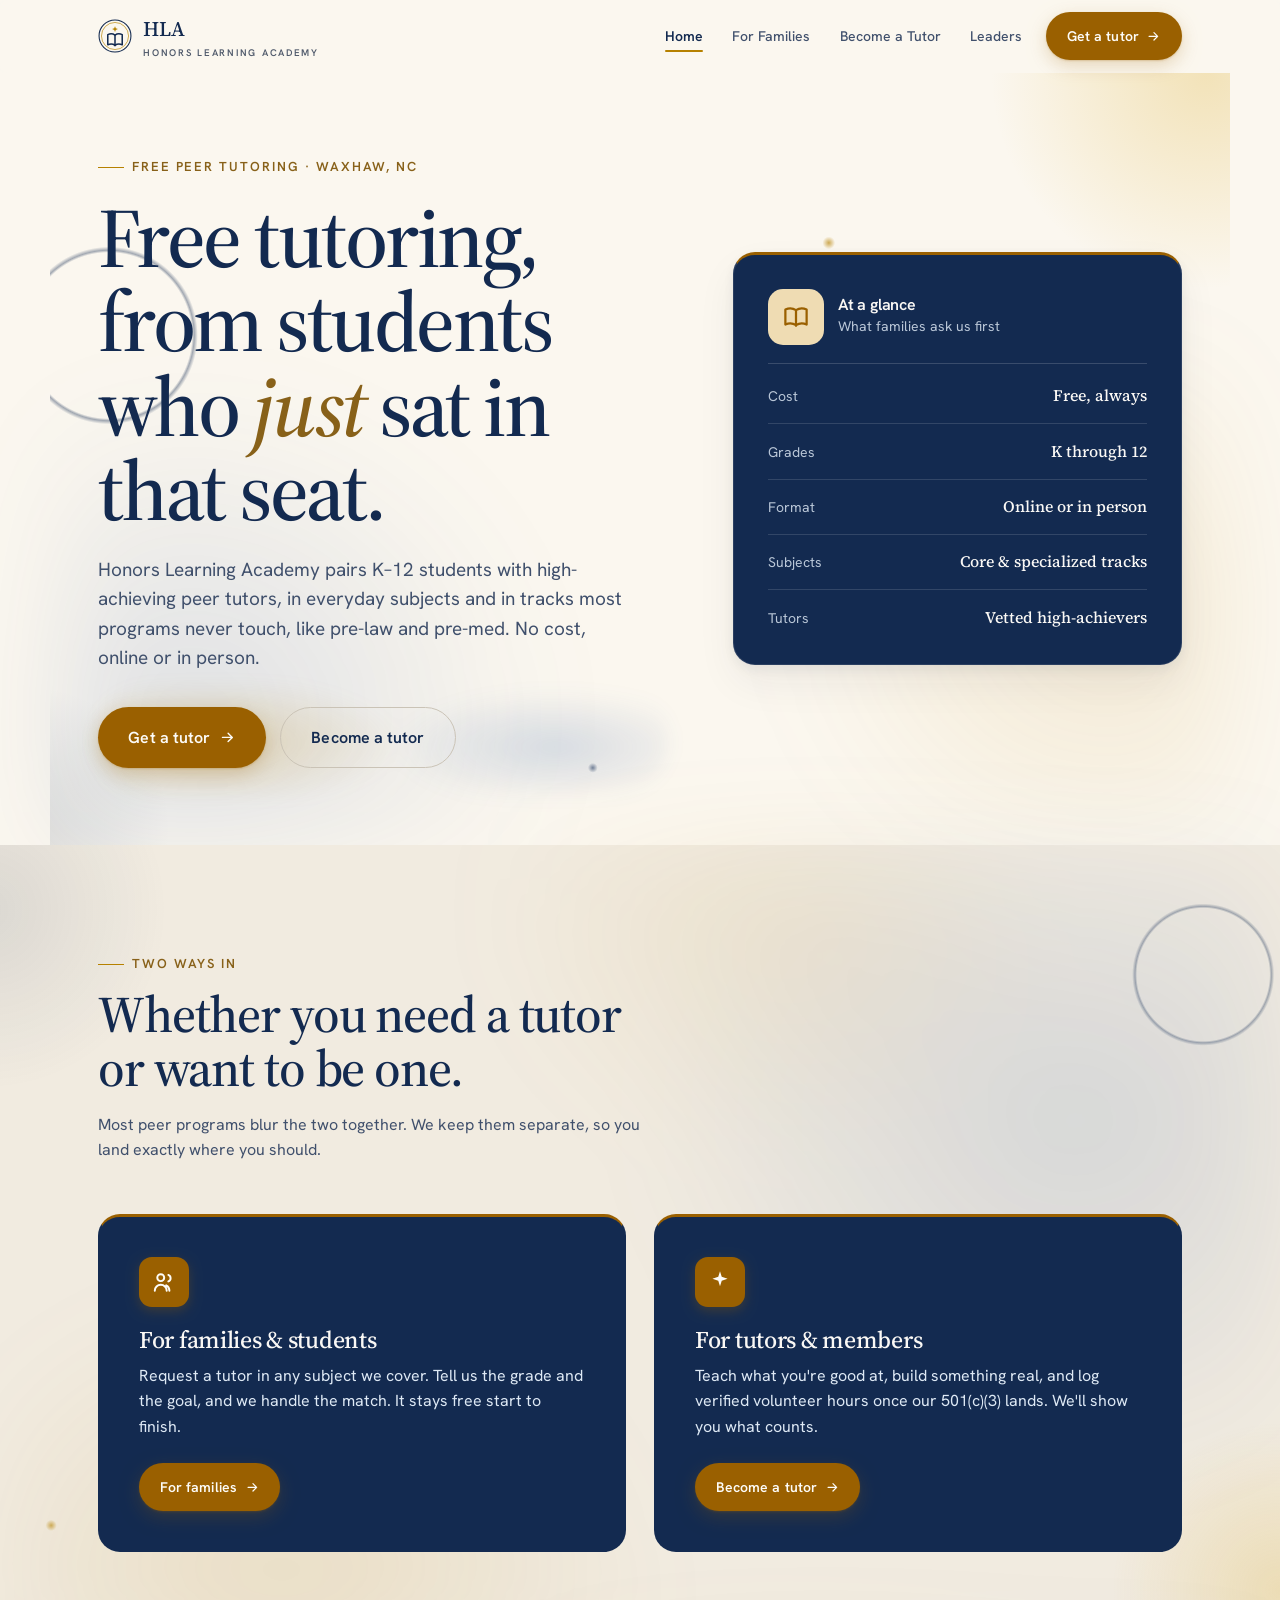
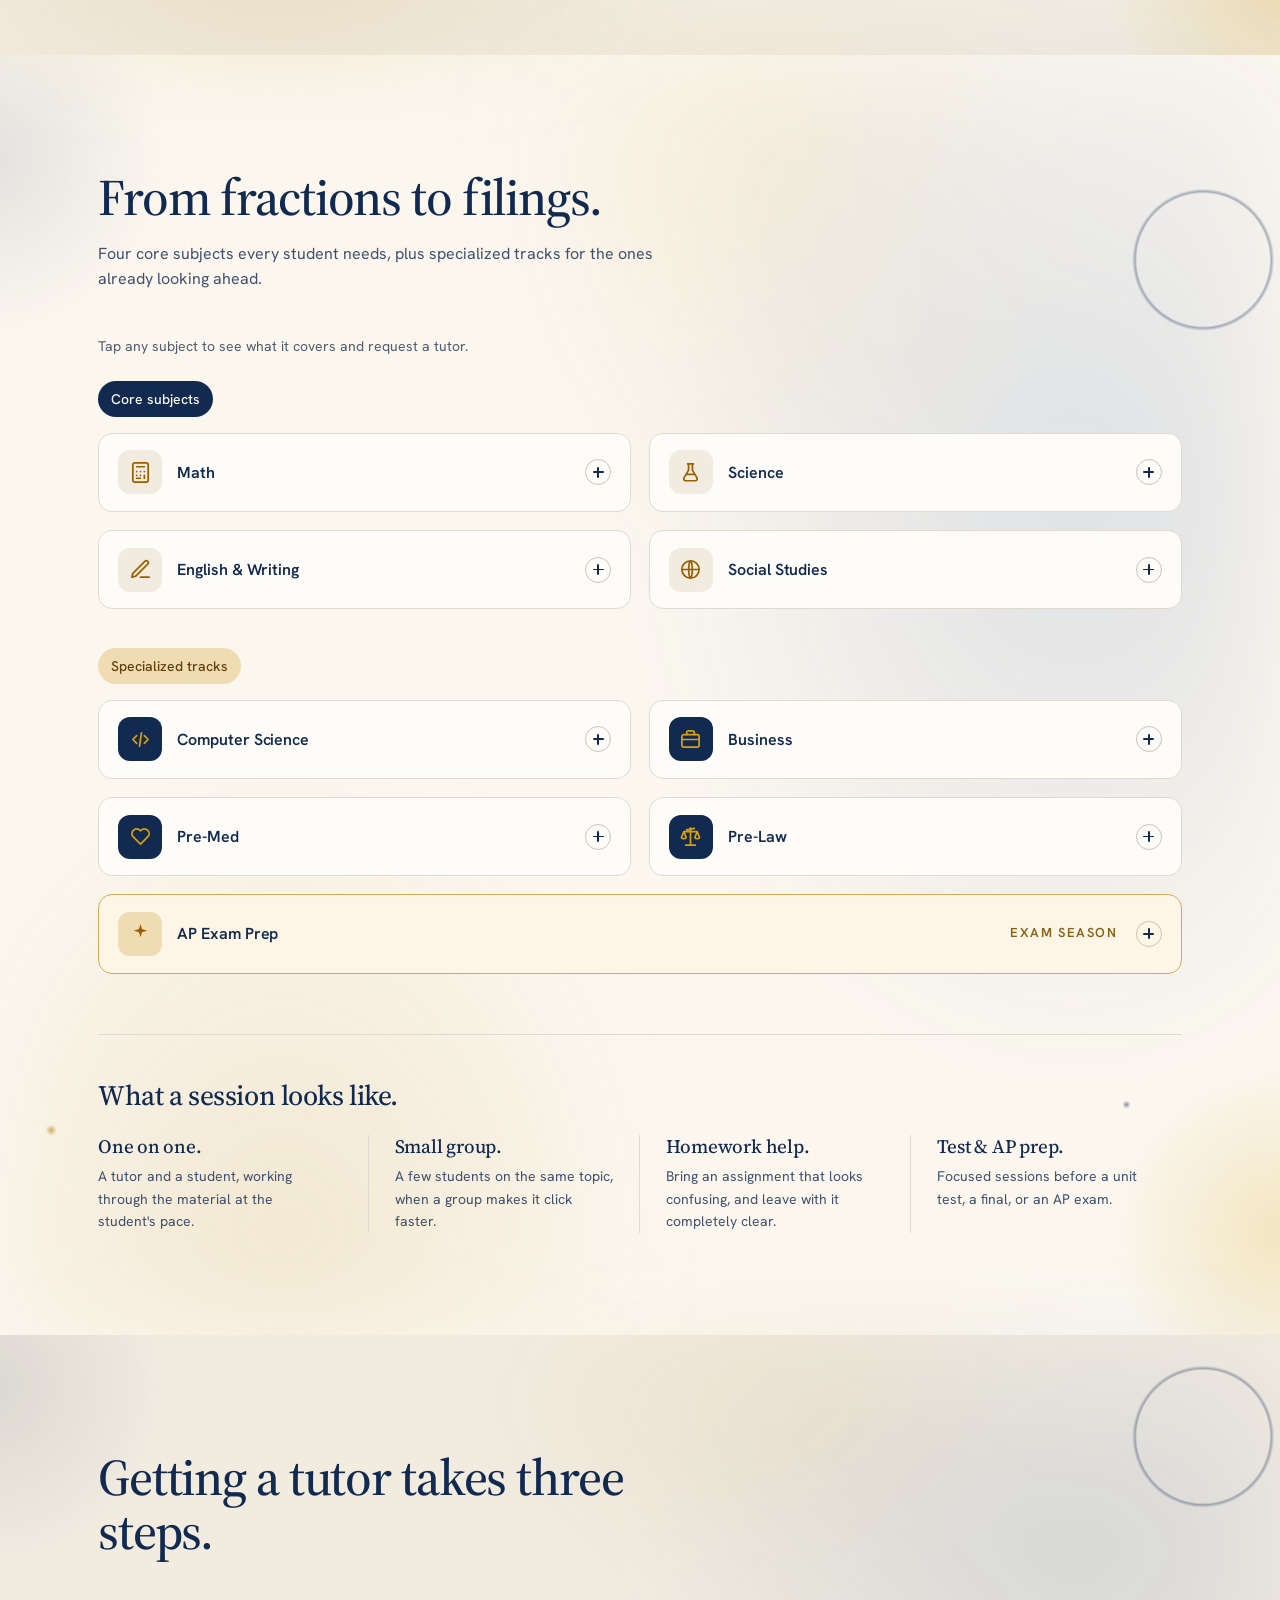
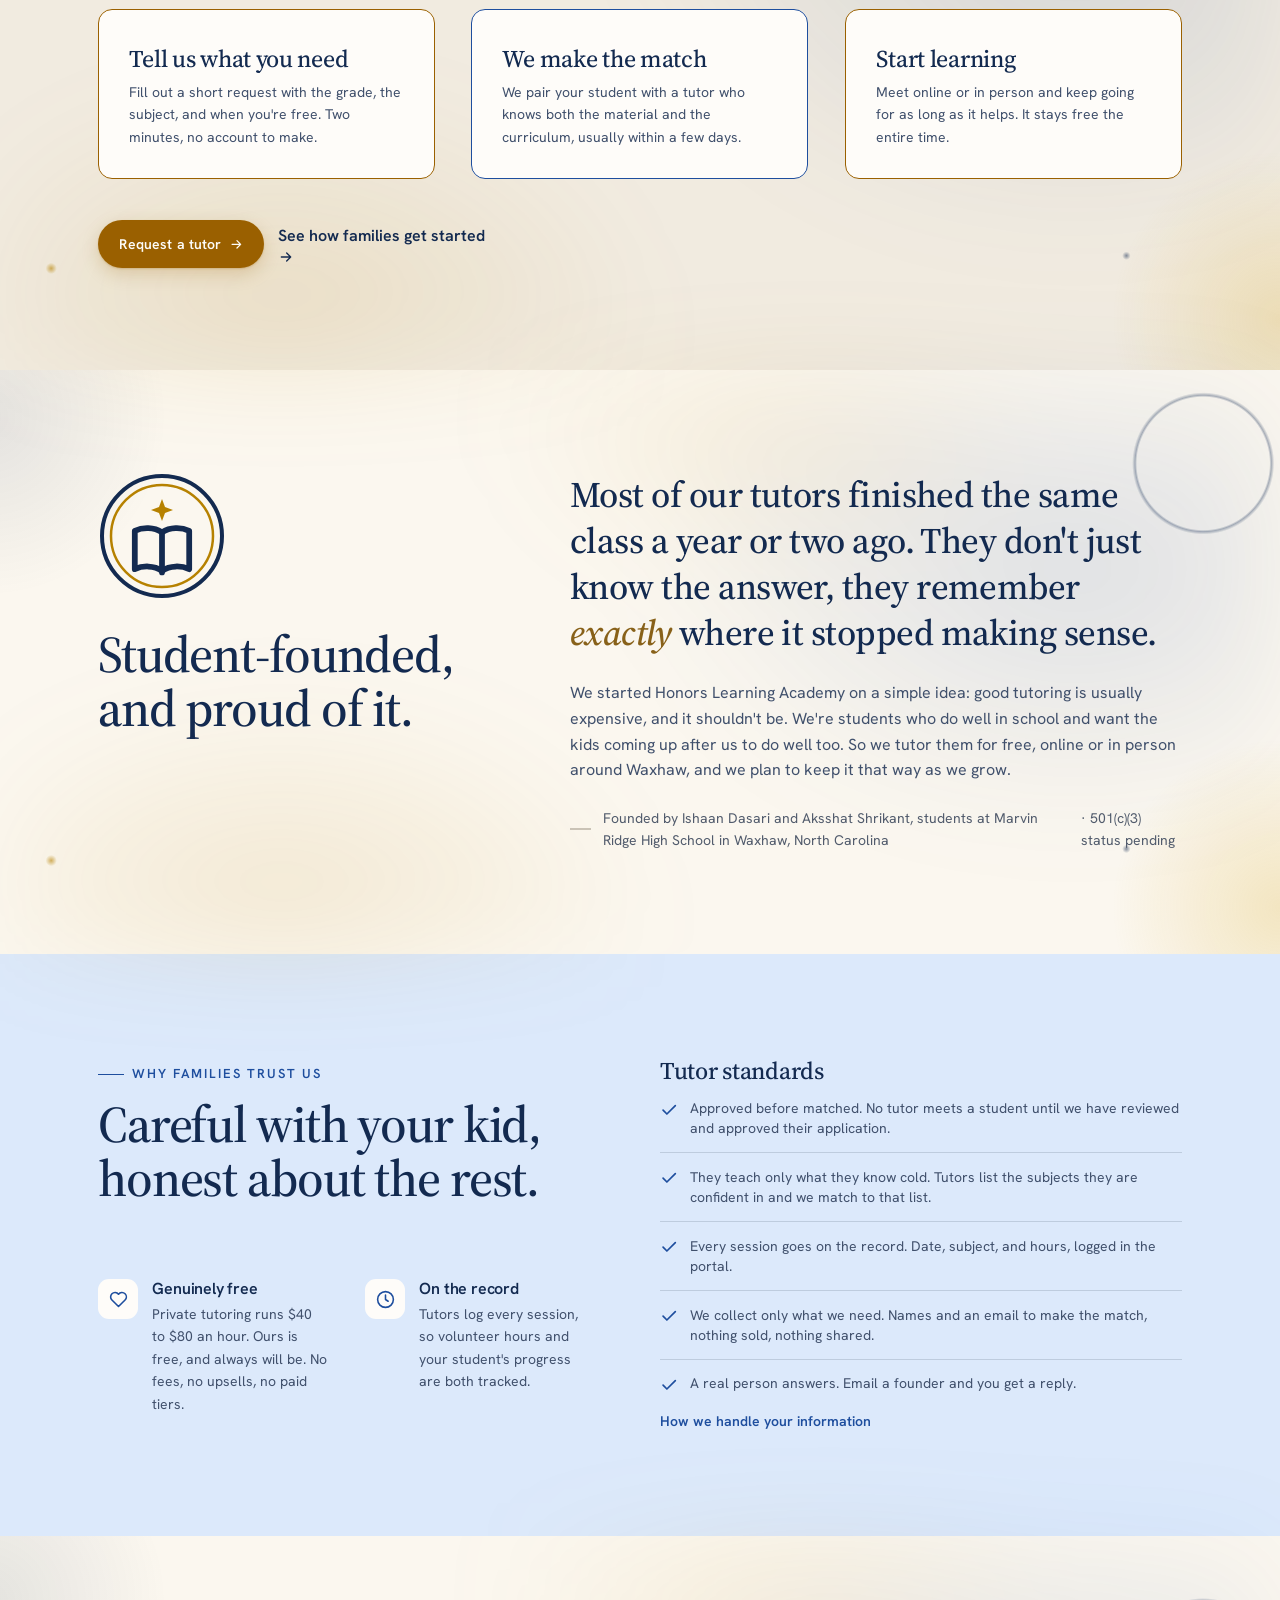
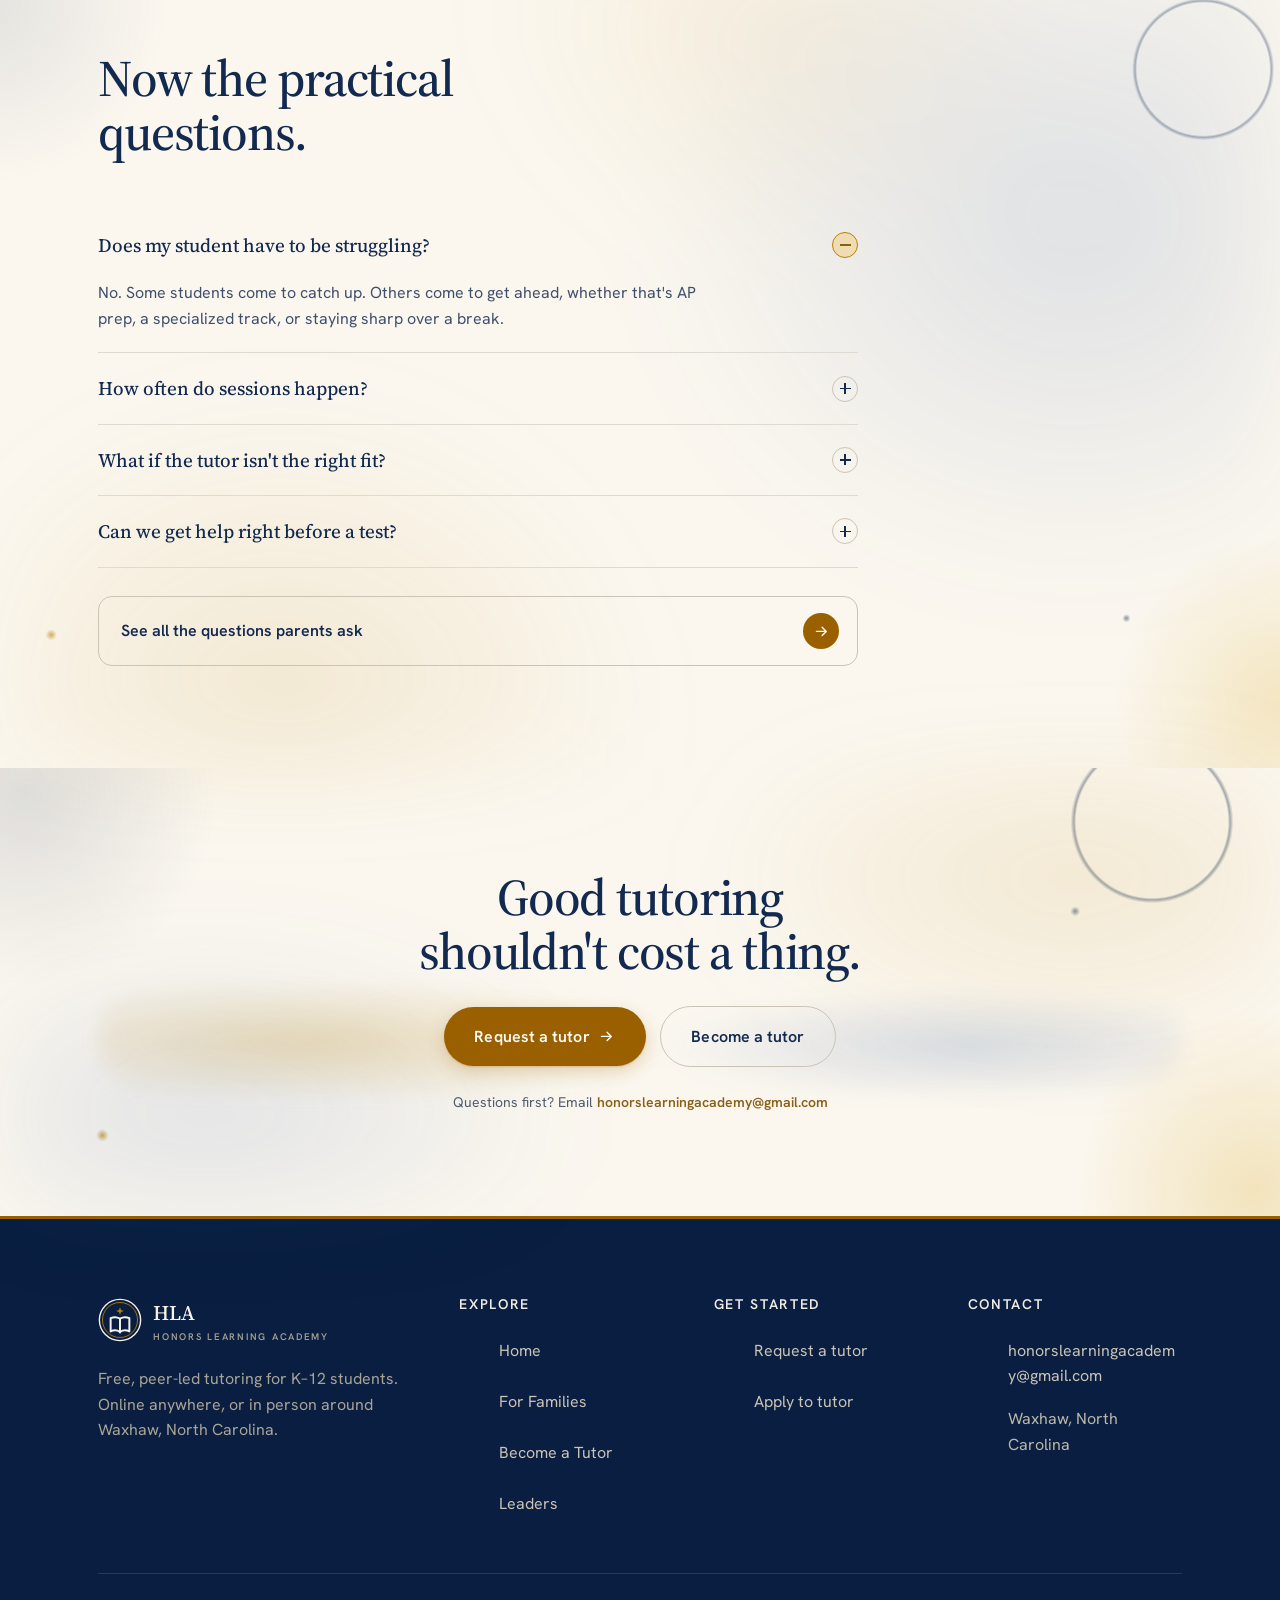
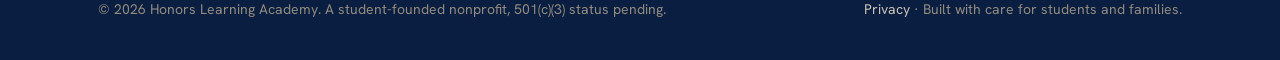
<file: index.html>
<!DOCTYPE html>
<html lang="en">
<head>
  <meta charset="UTF-8" />
  <meta name="viewport" content="width=device-width, initial-scale=1" />
  <title>Honors Learning Academy: Free K–12 Tutoring in Waxhaw, NC</title>
  <meta name="description" content="A student-founded nonprofit offering free, peer-led tutoring for K–12 students in math, science, writing, and specialized tracks like pre-law and pre-med. Online or in person around Waxhaw, North Carolina." />
  <script>document.documentElement.classList.add('js');addEventListener('DOMContentLoaded',function(){setTimeout(function(){document.querySelectorAll('.reveal').forEach(function(e){e.classList.add('in')})},2400)})</script>
  <link rel="preconnect" href="https://fonts.googleapis.com" />
  <link rel="preconnect" href="https://fonts.gstatic.com" crossorigin />
  <link rel="stylesheet" href="css/styles.css" />
  <link rel="icon" href="assets/favicon.svg" type="image/svg+xml" />
  <link rel="stylesheet" href="css/pages.css" />
</head>
<body>
  <a class="skip-link" href="#main">Skip to content</a>
  <div data-nav></div>

  <main id="main" tabindex="-1">

    <!-- HERO -->
    <section class="hero wrap">
      <div class="hero__grid">
        <div class="hero__text">
          <span class="eyebrow reveal">Free peer tutoring · Waxhaw, NC</span>
          <h1 class="reveal" data-delay="1">Free tutoring, from students who <span class="serif-accent">just</span> sat in that seat.</h1>
          <p class="lede reveal" data-delay="2">Honors Learning Academy pairs K–12 students with high-achieving peer tutors, in everyday subjects and in tracks most programs never touch, like pre-law and pre-med. No cost, online or in person.</p>
          <div class="hero__btns reveal" data-delay="3">
            <a class="btn btn--primary btn--lg" href="students.html#request">Get a tutor <span data-ic="arrow"></span></a>
            <a class="btn btn--ghost btn--lg" href="tutors.html#apply">Become a tutor</a>
          </div>
        </div>

        <aside class="hero__aside reveal" data-delay="2">
          <div class="glance">
            <div class="glance__head">
              <div class="glance__badge" data-ic="book"></div>
              <div>
                <h3>At a glance</h3>
                <p>What families ask us first</p>
              </div>
            </div>
            <dl>
              <div class="row"><dt>Cost</dt><dd>Free, always</dd></div>
              <div class="row"><dt>Grades</dt><dd>K through 12</dd></div>
              <div class="row"><dt>Format</dt><dd>Online or in person</dd></div>
              <div class="row"><dt>Subjects</dt><dd>Core &amp; specialized tracks</dd></div>
              <div class="row"><dt>Tutors</dt><dd>Vetted high-achievers</dd></div>
            </dl>
          </div>
        </aside>
      </div>
    </section>

    <!-- TWO DOORS -->
    <section class="section band-sand">
      <div class="wrap">
        <div class="sec-head reveal">
          <span class="eyebrow">Two ways in</span>
          <h2>Whether you need a tutor or want to be one.</h2>
          <p>Most peer programs blur the two together. We keep them separate, so you land exactly where you should.</p>
        </div>
        <div class="doors">
          <div class="door door--family reveal">
            <div class="door__icon" data-ic="users"></div>
            <h3>For families &amp; students</h3>
            <p>Request a tutor in any subject we cover. Tell us the grade and the goal, and we handle the match. It stays free start to finish.</p>
            <a class="btn btn--primary" href="students.html">For families <span data-ic="arrow"></span></a>
          </div>
          <div class="door door--tutor reveal" data-delay="1">
            <div class="door__icon" data-ic="spark"></div>
            <h3>For tutors &amp; members</h3>
            <p>Teach what you're good at, build something real, and log verified volunteer hours once our 501(c)(3) lands. We'll show you what counts.</p>
            <a class="btn btn--gold" href="tutors.html">Become a tutor <span data-ic="arrow"></span></a>
          </div>
        </div>
      </div>
    </section>

    <!-- SUBJECTS -->
    <section class="section">
      <div class="wrap">
        <div class="sec-head reveal">
          <h2>From fractions to filings.</h2>
          <p>Four core subjects every student needs, plus specialized tracks for the ones already looking ahead.</p>
        </div>

        <p class="subjects__hint reveal">Tap any subject to see what it covers and request a tutor.</p>

        <div class="subjects__group reveal">
          <span class="pill pill--blue" style="margin-bottom:1rem">Core subjects</span>
          <div class="subjects__grid">
            <details class="subj">
              <summary class="subj__summary"><span class="subj__ic" data-ic="calc"></span><span class="subj__name">Math</span><span class="subj__toggle" aria-hidden="true"></span></summary>
              <div class="subj__body"><p>Counting and fractions through algebra, geometry, and calculus.</p><a class="subj__req" href="students.html#request">Request a math tutor <span data-ic="arrow"></span></a></div>
            </details>
            <details class="subj">
              <summary class="subj__summary"><span class="subj__ic" data-ic="flask"></span><span class="subj__name">Science</span><span class="subj__toggle" aria-hidden="true"></span></summary>
              <div class="subj__body"><p>Elementary science up to biology, chemistry, and physics.</p><a class="subj__req" href="students.html#request">Request a science tutor <span data-ic="arrow"></span></a></div>
            </details>
            <details class="subj">
              <summary class="subj__summary"><span class="subj__ic" data-ic="pen"></span><span class="subj__name">English &amp; Writing</span><span class="subj__toggle" aria-hidden="true"></span></summary>
              <div class="subj__body"><p>Reading, essays, grammar, and the dreaded research paper.</p><a class="subj__req" href="students.html#request">Request a writing tutor <span data-ic="arrow"></span></a></div>
            </details>
            <details class="subj">
              <summary class="subj__summary"><span class="subj__ic" data-ic="globe"></span><span class="subj__name">Social Studies</span><span class="subj__toggle" aria-hidden="true"></span></summary>
              <div class="subj__body"><p>History, geography, civics, and how to study for them.</p><a class="subj__req" href="students.html#request">Request a social studies tutor <span data-ic="arrow"></span></a></div>
            </details>
          </div>
        </div>

        <div class="subjects__group reveal">
          <span class="pill pill--gold" style="margin-bottom:1rem">Specialized tracks</span>
          <div class="subjects__grid">
            <details class="subj subj--spec">
              <summary class="subj__summary"><span class="subj__ic" data-ic="code"></span><span class="subj__name">Computer Science</span><span class="subj__toggle" aria-hidden="true"></span></summary>
              <div class="subj__body"><p>From first lines of Python to data structures and real projects.</p><a class="subj__req" href="students.html#request">Request a CS tutor <span data-ic="arrow"></span></a></div>
            </details>
            <details class="subj subj--spec">
              <summary class="subj__summary"><span class="subj__ic" data-ic="briefcase"></span><span class="subj__name">Business</span><span class="subj__toggle" aria-hidden="true"></span></summary>
              <div class="subj__body"><p>How money, markets, and a simple business plan actually work.</p><a class="subj__req" href="students.html#request">Request a business tutor <span data-ic="arrow"></span></a></div>
            </details>
            <details class="subj subj--spec">
              <summary class="subj__summary"><span class="subj__ic" data-ic="heart"></span><span class="subj__name">Pre-Med</span><span class="subj__toggle" aria-hidden="true"></span></summary>
              <div class="subj__body"><p>The science and the path: coursework, mindset, and what is ahead.</p><a class="subj__req" href="students.html#request">Request a pre-med tutor <span data-ic="arrow"></span></a></div>
            </details>
            <details class="subj subj--spec">
              <summary class="subj__summary"><span class="subj__ic" data-ic="scale"></span><span class="subj__name">Pre-Law</span><span class="subj__toggle" aria-hidden="true"></span></summary>
              <div class="subj__body"><p>Public speaking, legal literacy, and how to argue a point well.</p><a class="subj__req" href="students.html#request">Request a pre-law tutor <span data-ic="arrow"></span></a></div>
            </details>
            <details class="subj subj--feature">
              <summary class="subj__summary"><span class="subj__ic" data-ic="spark"></span><span class="subj__name">AP Exam Prep</span><span class="subj__badge">Exam season</span><span class="subj__toggle" aria-hidden="true"></span></summary>
              <div class="subj__body"><p>Targeted review and timed practice for AP exams across subjects, from AP Calculus and Biology to AP US History and Language. In the weeks before the test, we focus on exactly what the exam rewards.</p><a class="subj__req" href="students.html#request">Ask about AP exam prep <span data-ic="arrow"></span></a></div>
            </details>
          </div>
        </div>

        <div class="formats reveal">
          <h3 class="formats__heading">What a session looks like.</h3>
          <div class="formats__row">
            <div class="formats__item">
              <h4>One on one.</h4>
              <p>A tutor and a student, working through the material at the student's pace.</p>
            </div>
            <div class="formats__item">
              <h4>Small group.</h4>
              <p>A few students on the same topic, when a group makes it click faster.</p>
            </div>
            <div class="formats__item">
              <h4>Homework help.</h4>
              <p>Bring an assignment that looks confusing, and leave with it completely clear.</p>
            </div>
            <div class="formats__item">
              <h4>Test &amp; AP prep.</h4>
              <p>Focused sessions before a unit test, a final, or an AP exam.</p>
            </div>
          </div>
        </div>
      </div>
    </section>

    <!-- HOW IT WORKS -->
    <section class="section band-sand">
      <div class="wrap">
        <div class="sec-head reveal">
          <h2>Getting a tutor takes three steps.</h2>
        </div>
        <div class="steps">
          <div class="step reveal">
            <h4>Tell us what you need</h4>
            <p>Fill out a short request with the grade, the subject, and when you're free. Two minutes, no account to make.</p>
          </div>
          <div class="step reveal" data-delay="1">
            <h4>We make the match</h4>
            <p>We pair your student with a tutor who knows both the material and the curriculum, usually within a few days.</p>
          </div>
          <div class="step reveal" data-delay="2">
            <h4>Start learning</h4>
            <p>Meet online or in person and keep going for as long as it helps. It stays free the entire time.</p>
          </div>
        </div>
        <div class="cluster reveal" style="margin-top:2.5rem">
          <a class="btn btn--primary" href="students.html#request">Request a tutor <span data-ic="arrow"></span></a>
          <a class="link-blue" href="students.html">See how families get started <span data-ic="arrow"></span></a>
        </div>
      </div>
    </section>

    <!-- MISSION -->
    <section class="section">
      <div class="wrap split">
        <div class="reveal">
          <span class="crest crest--seal" data-crest aria-hidden="true"></span>
          <h2>Student-founded, and proud of it.</h2>
        </div>
        <div class="reveal" data-delay="1">
          <p class="pullquote">Most of our tutors finished the same class a year or two ago. They don't just know the answer, they remember <span class="serif-accent">exactly</span> where it stopped making sense.</p>
          <p style="margin-top:1.5rem" data-bind="mission"></p>
          <div class="sig"><span class="sig__line"></span> <span data-bind="founders">Founded and run by students in Waxhaw, North Carolina</span> · 501(c)(3) status pending</div>
        </div>
      </div>
    </section>

    <!-- TRUST -->
    <section class="section band-blue">
      <div class="wrap trust-layout">
        <div class="trust-layout__head sec-head reveal">
          <span class="eyebrow">Why families trust us</span>
          <h2>Careful with your kid, honest about the rest.</h2>
        </div>
        <div class="trust-layout__standards reveal" data-delay="1">
          <h3 class="trust-standards__title">Tutor standards</h3>
          <ul class="trust-standards">
            <li>
              <span class="trust-standards__ic" data-ic="check" aria-hidden="true"></span>
              <p>Approved before matched. No tutor meets a student until we have reviewed and approved their application.</p>
            </li>
            <li>
              <span class="trust-standards__ic" data-ic="check" aria-hidden="true"></span>
              <p>They teach only what they know cold. Tutors list the subjects they are confident in and we match to that list.</p>
            </li>
            <li>
              <span class="trust-standards__ic" data-ic="check" aria-hidden="true"></span>
              <p>Every session goes on the record. Date, subject, and hours, logged in the portal.</p>
            </li>
            <li>
              <span class="trust-standards__ic" data-ic="check" aria-hidden="true"></span>
              <p>We collect only what we need. Names and an email to make the match, nothing sold, nothing shared.</p>
            </li>
            <li>
              <span class="trust-standards__ic" data-ic="check" aria-hidden="true"></span>
              <p>A real person answers. Email a founder and you get a reply.</p>
            </li>
          </ul>
          <a class="trust-standards__link" href="privacy.html">How we handle your information</a>
        </div>
        <div class="trust-layout__items trust">
          <div class="trust__item reveal">
            <div class="trust__ic" data-ic="heart"></div>
            <div><h4>Genuinely free</h4><p>Private tutoring runs $40 to $80 an hour. Ours is free, and always will be. No fees, no upsells, no paid tiers.</p></div>
          </div>
          <div class="trust__item reveal" data-delay="1">
            <div class="trust__ic" data-ic="clock"></div>
            <div><h4>On the record</h4><p>Tutors log every session, so volunteer hours and your student's progress are both tracked.</p></div>
          </div>
        </div>
      </div>
    </section>

    <!-- FAQ -->
    <section class="section">
      <div class="wrap">
        <div class="sec-head reveal">
          <h2>Now the practical questions.</h2>
        </div>
        <div class="faq reveal">
          <details open>
            <summary>Does my student have to be struggling?<span class="ic"></span></summary>
            <div class="faq__body">No. Some students come to catch up. Others come to get ahead, whether that's AP prep, a specialized track, or staying sharp over a break.</div>
          </details>
          <details>
            <summary>How often do sessions happen?<span class="ic"></span></summary>
            <div class="faq__body">As often as it helps. Once you're matched, you and your tutor set the schedule between you, and you can change it as the term goes on.</div>
          </details>
          <details>
            <summary>What if the tutor isn't the right fit?<span class="ic"></span></summary>
            <div class="faq__body">Tell us and we'll match you with someone else. No awkward conversation, and no cost either way.</div>
          </details>
          <details>
            <summary>Can we get help right before a test?<span class="ic"></span></summary>
            <div class="faq__body">Yes, and families do. Just know a match takes a few days, so the earlier you ask, the more time your tutor has to actually prepare.</div>
          </details>
        </div>
        <a class="faq-more reveal" href="students.html#faq">
          <span>See all the questions parents ask</span>
          <span class="faq-more__arrow" data-ic="arrow" aria-hidden="true"></span>
        </a>
      </div>
    </section>

    <!-- CTA -->
    <section class="section cta-band">
      <div class="wrap">
        <h2 class="reveal" data-delay="1">Good tutoring shouldn't cost a thing.</h2>
        <div class="cluster reveal" data-delay="2">
          <a class="btn btn--primary btn--lg" href="students.html#request">Request a tutor <span data-ic="arrow"></span></a>
          <a class="btn btn--ghost btn--lg" href="tutors.html#apply">Become a tutor</a>
        </div>
        <p class="reveal" data-delay="3" style="margin:1.5rem auto 0;color:var(--muted);font-size:var(--t-sm)">Questions first? Email <a class="link-gold" data-bind="contact.email" href="mailto:honorslearningacademy@gmail.com">honorslearningacademy@gmail.com</a><span data-cta-phone></span></p>
      </div>
    </section>

  </main>

  <!-- Sticky mobile CTA (index only). Shown/hidden by initCtaDock() in main.js. -->
  <div class="cta-dock" data-cta-dock>
    <div class="cta-dock__inner">
      <span class="cta-dock__label">Free tutoring<small>K–12, online or near Waxhaw</small></span>
      <a class="btn btn--primary" href="students.html#request">Request a tutor <span data-ic="arrow"></span></a>
    </div>
  </div>

  <div data-footer></div>

  <script src="js/config.js"></script>
  <script src="js/main.js"></script>
</body>
</html>
</file>
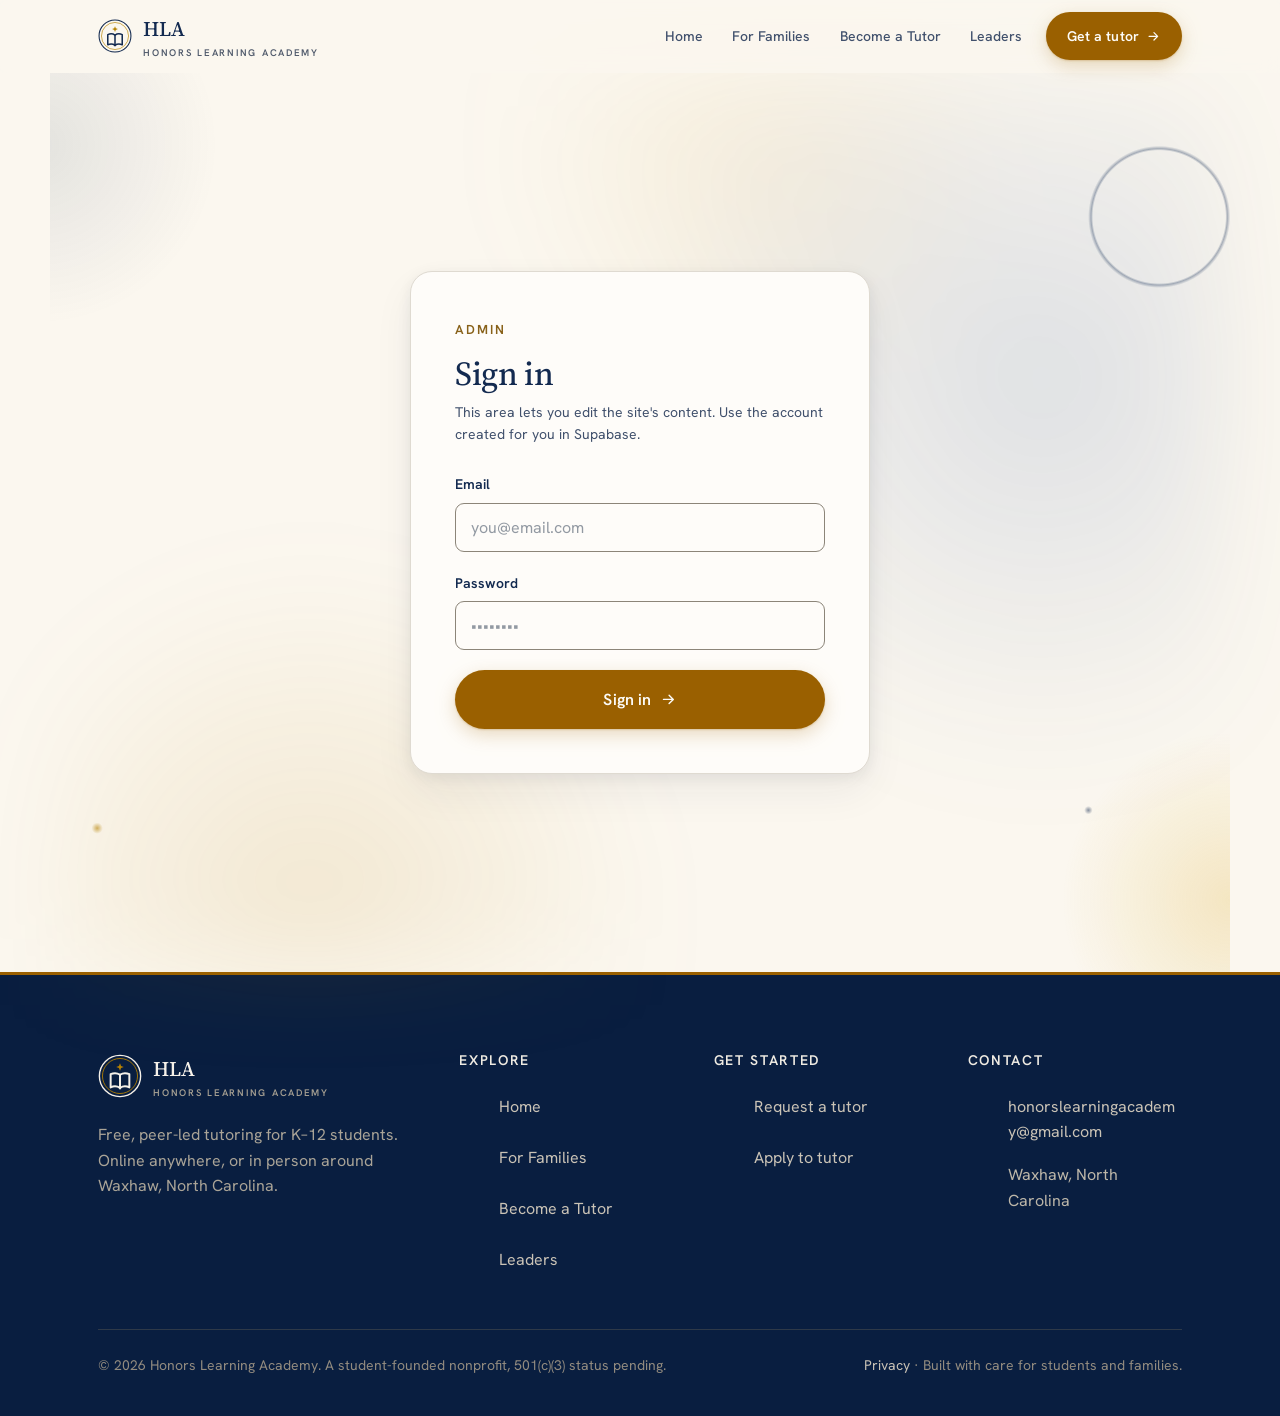
<file: admin.html>
<!DOCTYPE html>
<html lang="en">
<head>
  <meta charset="UTF-8" />
  <meta name="viewport" content="width=device-width, initial-scale=1" />
  <title>Admin | Honors Learning Academy</title>
  <meta name="robots" content="noindex, nofollow" />
  <script>document.documentElement.classList.add('js');addEventListener('DOMContentLoaded',function(){setTimeout(function(){document.querySelectorAll('.reveal').forEach(function(e){e.classList.add('in')})},2400)})</script>
  <link rel="preconnect" href="https://fonts.googleapis.com" />
  <link rel="preconnect" href="https://fonts.gstatic.com" crossorigin />
  <link rel="stylesheet" href="css/styles.css" />
  <link rel="icon" href="assets/favicon.svg" type="image/svg+xml" />
  <link rel="stylesheet" href="css/pages.css" />
</head>
<body>
  <a class="skip-link" href="#main">Skip to content</a>
  <div data-nav></div>

  <main id="main" tabindex="-1" class="wrap section">

    <!-- LOCK -->
    <div class="admin-lock" id="adminLock">
      <div class="form-card">
        <div class="form-head">
          <span class="eyebrow no-rule">Admin</span>
          <h3 style="margin-top:.75rem">Sign in</h3>
          <p>This area lets you edit the site's content. Use the account created for you in Supabase.</p>
        </div>
        <div class="field">
          <label for="adminEmail">Email</label>
          <input id="adminEmail" type="email" autocomplete="username" placeholder="you@email.com" />
        </div>
        <div class="field">
          <label for="adminPass">Password</label>
          <input id="adminPass" type="password" autocomplete="current-password" placeholder="••••••••" />
          <span class="error" id="adminKeyErr" style="display:none">That didn't work. Check the email and password.</span>
        </div>
        <button class="btn btn--primary btn--lg btn--block" id="adminEnter">Sign in <span data-ic="arrow"></span></button>
      </div>
    </div>

    <!-- SHELL -->
    <div class="admin-shell" id="adminShell">
      <div class="admin-bar">
        <div>
          <span class="eyebrow no-rule">Control room</span>
          <h2 style="margin-top:.4rem;font-size:var(--t-2xl)">Edit your site</h2>
        </div>
        <span class="status-chip" id="backendChip">Checking…</span>
      </div>

      <div class="admin-tabs">
        <button class="admin-tab active" data-tab="content">Content</button>
        <button class="admin-tab" data-tab="text">Website text</button>
        <button class="admin-tab" data-tab="stats" hidden>Quick facts</button>
        <button class="admin-tab" data-tab="contact">Contact &amp; social</button>
        <button class="admin-tab" data-tab="submissions">Submissions</button>
        <button class="admin-tab" data-tab="hours">Hours log</button>
      </div>

      <!-- CONTENT -->
      <div class="admin-panel active" id="panel-content">
        <div class="admin-section">
          <h3>Organization</h3>
          <p class="desc">The name shown across the site.</p>
          <div class="field"><label for="f-org">Organization name</label><input id="f-org" type="text" /></div>
        </div>
        <div class="admin-section">
          <h3>Mission</h3>
          <p class="desc">The paragraph in the "Who we are" section on the home page.</p>
          <div class="field"><label for="f-mission">Mission text</label><textarea id="f-mission" style="min-height:140px"></textarea></div>
          <div class="field"><label for="f-founders">Founders line</label><input id="f-founders" type="text" placeholder="e.g. Founded by Ishaan & Priya, students at Marvin Ridge HS" /><span class="hint">Adding real first names and a school here noticeably builds trust with parents.</span></div>
        </div>
        <div class="admin-section">
          <h3>Announcement bar</h3>
          <p class="desc">A thin banner across the very top of every page. Turn it on for events, deadlines, or news.</p>
          <div class="toggle-row">
            <div><strong style="color:var(--ink)">Show the banner</strong><div class="desc" style="margin:0">When off, no banner appears.</div></div>
            <label class="switch"><input type="checkbox" id="f-announce-on" /><span class="track"></span></label>
          </div>
          <div class="field" style="margin-top:1rem"><label for="f-announce-text">Banner text</label><input id="f-announce-text" type="text" placeholder="e.g. Fall sign-ups are open. Request a tutor today." /></div>
        </div>
      </div>

      <!-- WEBSITE TEXT -->
      <div class="admin-panel" id="panel-text">
        <div class="admin-section" style="background:var(--gold-soft);border-color:transparent">
          <h3>Edit any text on the site</h3>
          <p class="desc" style="margin-bottom:0">Every heading, paragraph, and label from each page is listed below, grouped by page. Change the wording and hit Save. Tip: wrap a word in *asterisks* to give it the gold italic accent, like the word <span class="serif-accent">just</span> in the homepage headline.</p>
        </div>
        <div id="textEditor"><div class="data-empty">Open this tab to load the site's text.</div></div>
      </div>

      <!-- STATS -->
      <div class="admin-panel" id="panel-stats" hidden>
        <div class="admin-section">
          <h3>Quick facts</h3>
          <p class="desc">The four facts the site can surface. Keep them honest. Leave a note blank to hide it.</p>
          <div id="statsEditor"></div>
        </div>
      </div>

      <!-- CONTACT -->
      <div class="admin-panel" id="panel-contact">
        <div class="admin-section">
          <h3>Contact</h3>
          <p class="desc">Shown in the footer and the email links.</p>
          <div class="form-grid">
            <div class="field"><label for="f-email">Contact email</label><input id="f-email" type="email" /></div>
            <div class="field"><label for="f-phone">Phone</label><input id="f-phone" type="tel" /><span class="hint">Optional. A Google Voice line is fine. Leave blank to hide it everywhere.</span></div>
            <div class="field span-2"><label for="f-location">Location</label><input id="f-location" type="text" /></div>
          </div>
        </div>
        <div class="admin-section">
          <h3>Social links</h3>
          <p class="desc">Paste a link to make its icon appear in the footer. Leave blank to hide it. You don't need to type https://.</p>
          <div class="form-grid">
            <div class="field"><label for="f-soc-instagram">Instagram</label><input id="f-soc-instagram" type="text" placeholder="instagram.com/yourhandle" /></div>
            <div class="field"><label for="f-soc-tiktok">TikTok</label><input id="f-soc-tiktok" type="text" placeholder="tiktok.com/@yourhandle" /></div>
            <div class="field"><label for="f-soc-youtube">YouTube</label><input id="f-soc-youtube" type="text" placeholder="youtube.com/@yourchannel" /></div>
            <div class="field"><label for="f-soc-x">X</label><input id="f-soc-x" type="text" placeholder="x.com/yourhandle" /></div>
            <div class="field span-2"><label for="f-soc-linkedin">LinkedIn</label><input id="f-soc-linkedin" type="text" placeholder="linkedin.com/company/hla" /></div>
          </div>
        </div>
      </div>

      <!-- SUBMISSIONS -->
      <div class="admin-panel" id="panel-submissions">
        <div class="admin-section">
          <h3>Form submissions</h3>
          <p class="desc">Tutoring requests and tutor applications, newest first.</p>
          <div id="submissionsTable"><div class="data-empty">Open this tab to load.</div></div>
        </div>
      </div>

      <!-- HOURS -->
      <div class="admin-panel" id="panel-hours">
        <div class="admin-section">
          <h3>Volunteer hours</h3>
          <p class="desc">Every session members have logged.</p>
          <div id="hoursTable"><div class="data-empty">Open this tab to load.</div></div>
        </div>
      </div>

      <div class="admin-save-bar">
        <span class="saved-flash" id="savedFlash">Saved</span>
        <button class="btn btn--primary" data-save>Save changes</button>
      </div>
    </div>

  </main>

  <div data-footer></div>

  <script src="js/config.js"></script>
  <script src="js/main.js"></script>
  <script src="js/admin.js"></script>
</body>
</html>
</file>
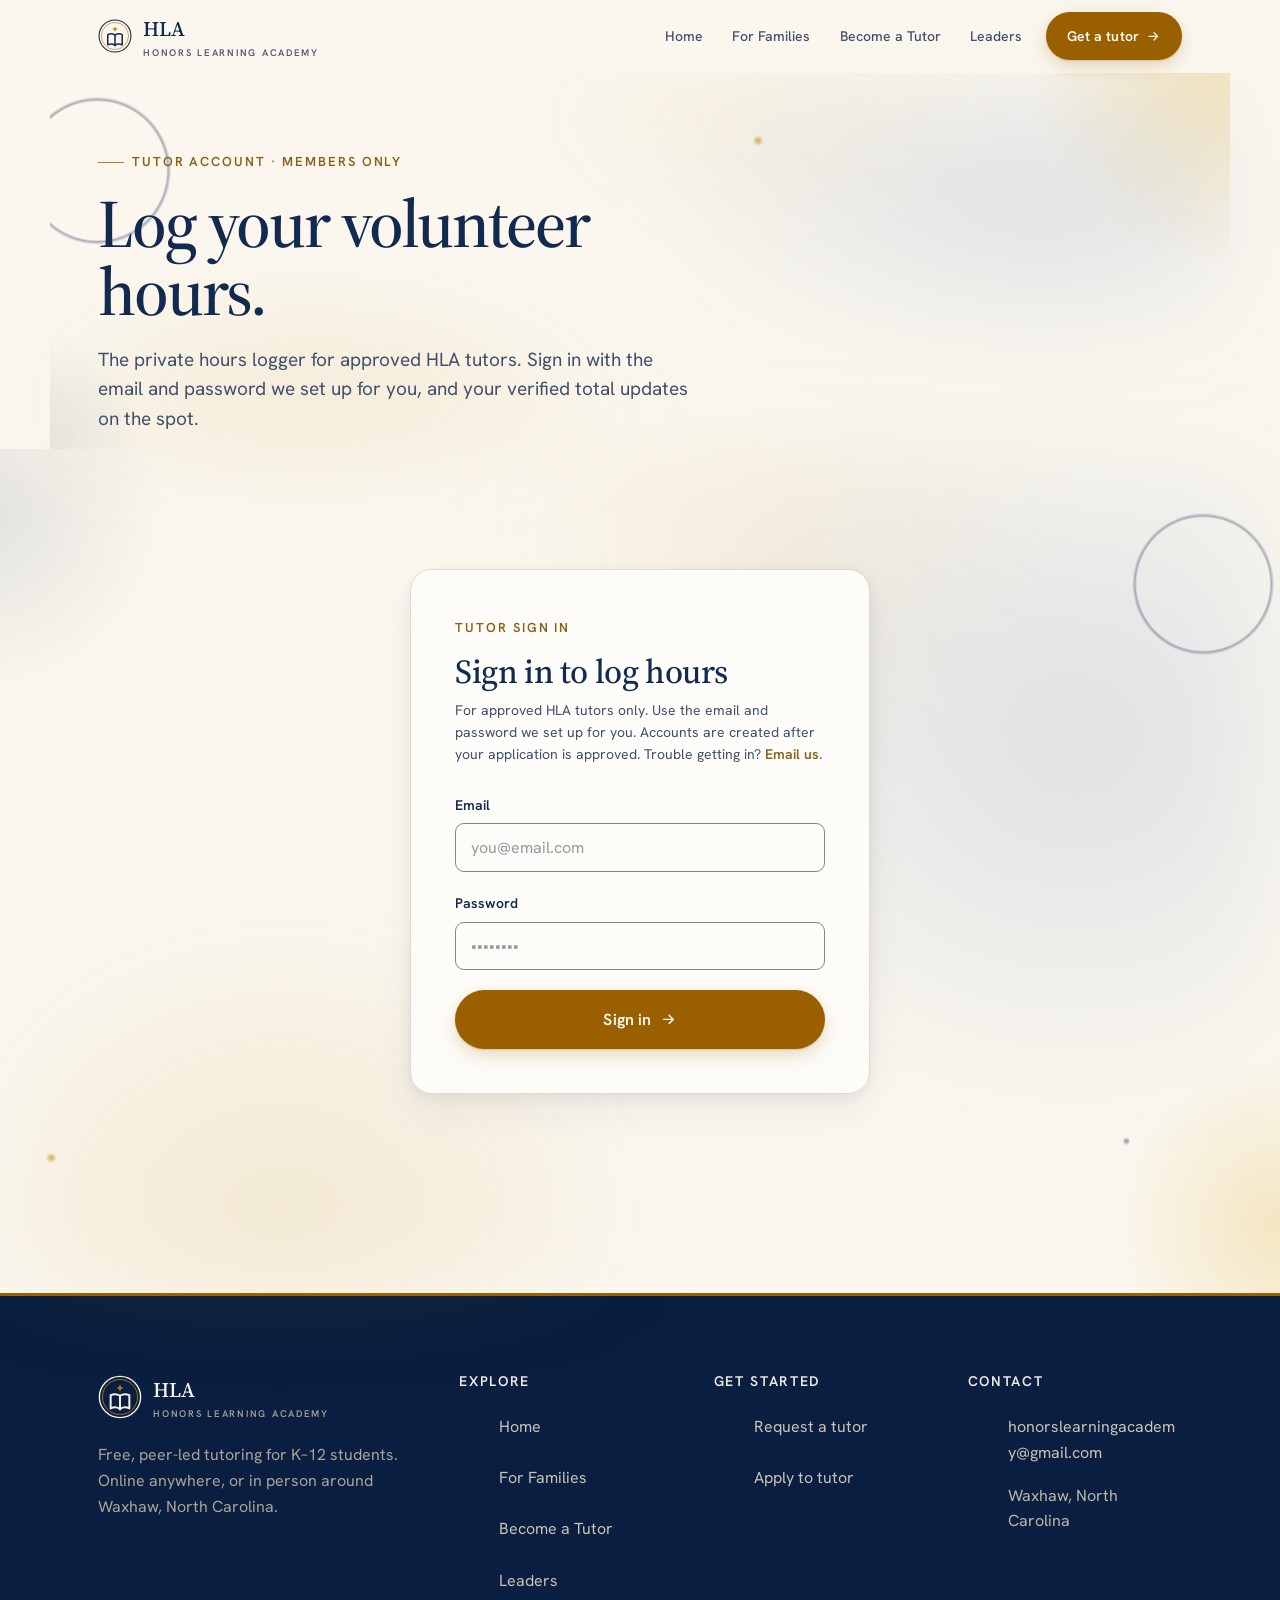
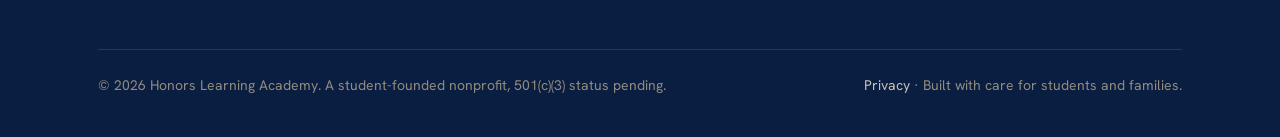
<file: hours.html>
<!DOCTYPE html>
<html lang="en">
<head>
  <meta charset="UTF-8" />
  <meta name="viewport" content="width=device-width, initial-scale=1" />
  <title>Tutor Hours | Honors Learning Academy</title>
  <meta name="description" content="Private hours logger for approved Honors Learning Academy tutors." />
  <meta name="robots" content="noindex, nofollow" />
  <script>document.documentElement.classList.add('js');addEventListener('DOMContentLoaded',function(){setTimeout(function(){document.querySelectorAll('.reveal').forEach(function(e){e.classList.add('in')})},2400)})</script>
  <link rel="preconnect" href="https://fonts.googleapis.com" />
  <link rel="preconnect" href="https://fonts.gstatic.com" crossorigin />
  <link rel="stylesheet" href="css/styles.css" />
  <link rel="icon" href="assets/favicon.svg" type="image/svg+xml" />
  <link rel="stylesheet" href="css/pages.css" />
</head>
<body>
  <a class="skip-link" href="#main">Skip to content</a>
  <div data-nav></div>

  <main id="main" tabindex="-1">

    <section class="page-hero wrap" style="padding-bottom:1rem">
      <span class="eyebrow reveal">Tutor account · Members only</span>
      <h1 class="reveal" data-delay="1">Log your volunteer hours.</h1>
      <p class="lede reveal" data-delay="2">The private hours logger for approved HLA tutors. Sign in with the email and password we set up for you, and your verified total updates on the spot.</p>
    </section>

    <section class="section" style="padding-top:1.5rem">
      <div class="wrap">

        <!-- AUTH GATE (Supabase email + password, same pattern as admin) -->
        <div class="admin-lock" id="hoursLock">
          <div class="form-card">
            <div class="form-head">
              <span class="eyebrow no-rule">Tutor sign in</span>
              <h3 style="margin-top:.75rem">Sign in to log hours</h3>
              <p>For approved HLA tutors only. Use the email and password we set up for you. Accounts are created after your application is approved. Trouble getting in? <a class="link-gold" href="mailto:honorslearningacademy@gmail.com" data-mail>Email us</a>.</p>
            </div>
            <div class="field">
              <label for="hoursEmail">Email</label>
              <input id="hoursEmail" type="email" autocomplete="username" placeholder="you@email.com" />
            </div>
            <div class="field">
              <label for="hoursPass">Password</label>
              <input id="hoursPass" type="password" autocomplete="current-password" placeholder="••••••••" aria-describedby="hoursErr" aria-invalid="false" />
              <span class="error" id="hoursErr" role="alert" style="display:none">That didn't work. Check the email and password.</span>
            </div>
            <button class="btn btn--primary btn--lg btn--block" id="hoursEnter">Sign in <span data-ic="arrow"></span></button>
          </div>
        </div>

        <!-- LOGGER (revealed after sign-in) -->
        <div class="admin-shell" id="hoursShell">
          <div class="admin-bar">
            <span class="status-chip" id="hoursWho">Signed in</span>
            <button class="btn btn--ghost" id="hoursSignout" type="button">Sign out</button>
          </div>
          <div class="portal__grid">

            <!-- Logger -->
            <div class="chat reveal">
              <div class="chat__head">
                <div class="chat__avatar" data-ic="book"></div>
                <div>
                  <h3>HLA hours assistant</h3>
                  <span class="status">Online</span>
                </div>
              </div>
              <div class="chat__log" id="chatLog" aria-live="polite"></div>
              <div class="chat__quick" id="chatQuick"></div>
              <div class="chat__input">
                <input id="chatInput" type="text" autocomplete="off" placeholder="Type here…" aria-label="Your message" />
                <button class="chat__send" id="chatSend" aria-label="Send"><span data-ic="arrow"></span></button>
              </div>
            </div>

            <!-- Dashboard -->
            <div class="dash">
              <div class="dash__total reveal" data-delay="1">
                <span class="eyebrow no-rule">Your volunteer hours</span>
                <div class="dash__big tabular" id="dashTotal">0<span>hrs</span></div>
                <div class="dash__sub" id="dashSub">Log a session to see your total</div>
              </div>
              <div class="dash__sessions reveal" data-delay="2">
                <h4>Recent sessions</h4>
                <div id="dashSessions">
                  <div class="dash__empty">No sessions yet. Your logged hours will appear here.</div>
                </div>
              </div>
              <div class="card reveal" data-delay="3" style="background:var(--ink);border-color:transparent">
                <div style="display:flex;gap:.7rem;align-items:flex-start">
                  <span style="color:var(--gold-bright);flex:none" data-ic="shield"></span>
                  <p style="font-size:var(--t-sm);color:var(--on-blue);margin:0">Hours are recorded against your account with a date, and become official volunteer hours once HLA's 501(c)(3) status is granted. Keep them honest, they're on the record.</p>
                </div>
              </div>
            </div>

          </div>
        </div>
      </div>
    </section>

  </main>

  <div data-footer></div>

  <script src="js/config.js"></script>
  <script src="js/main.js"></script>
  <script src="js/hours.js"></script>
</body>
</html>
</file>
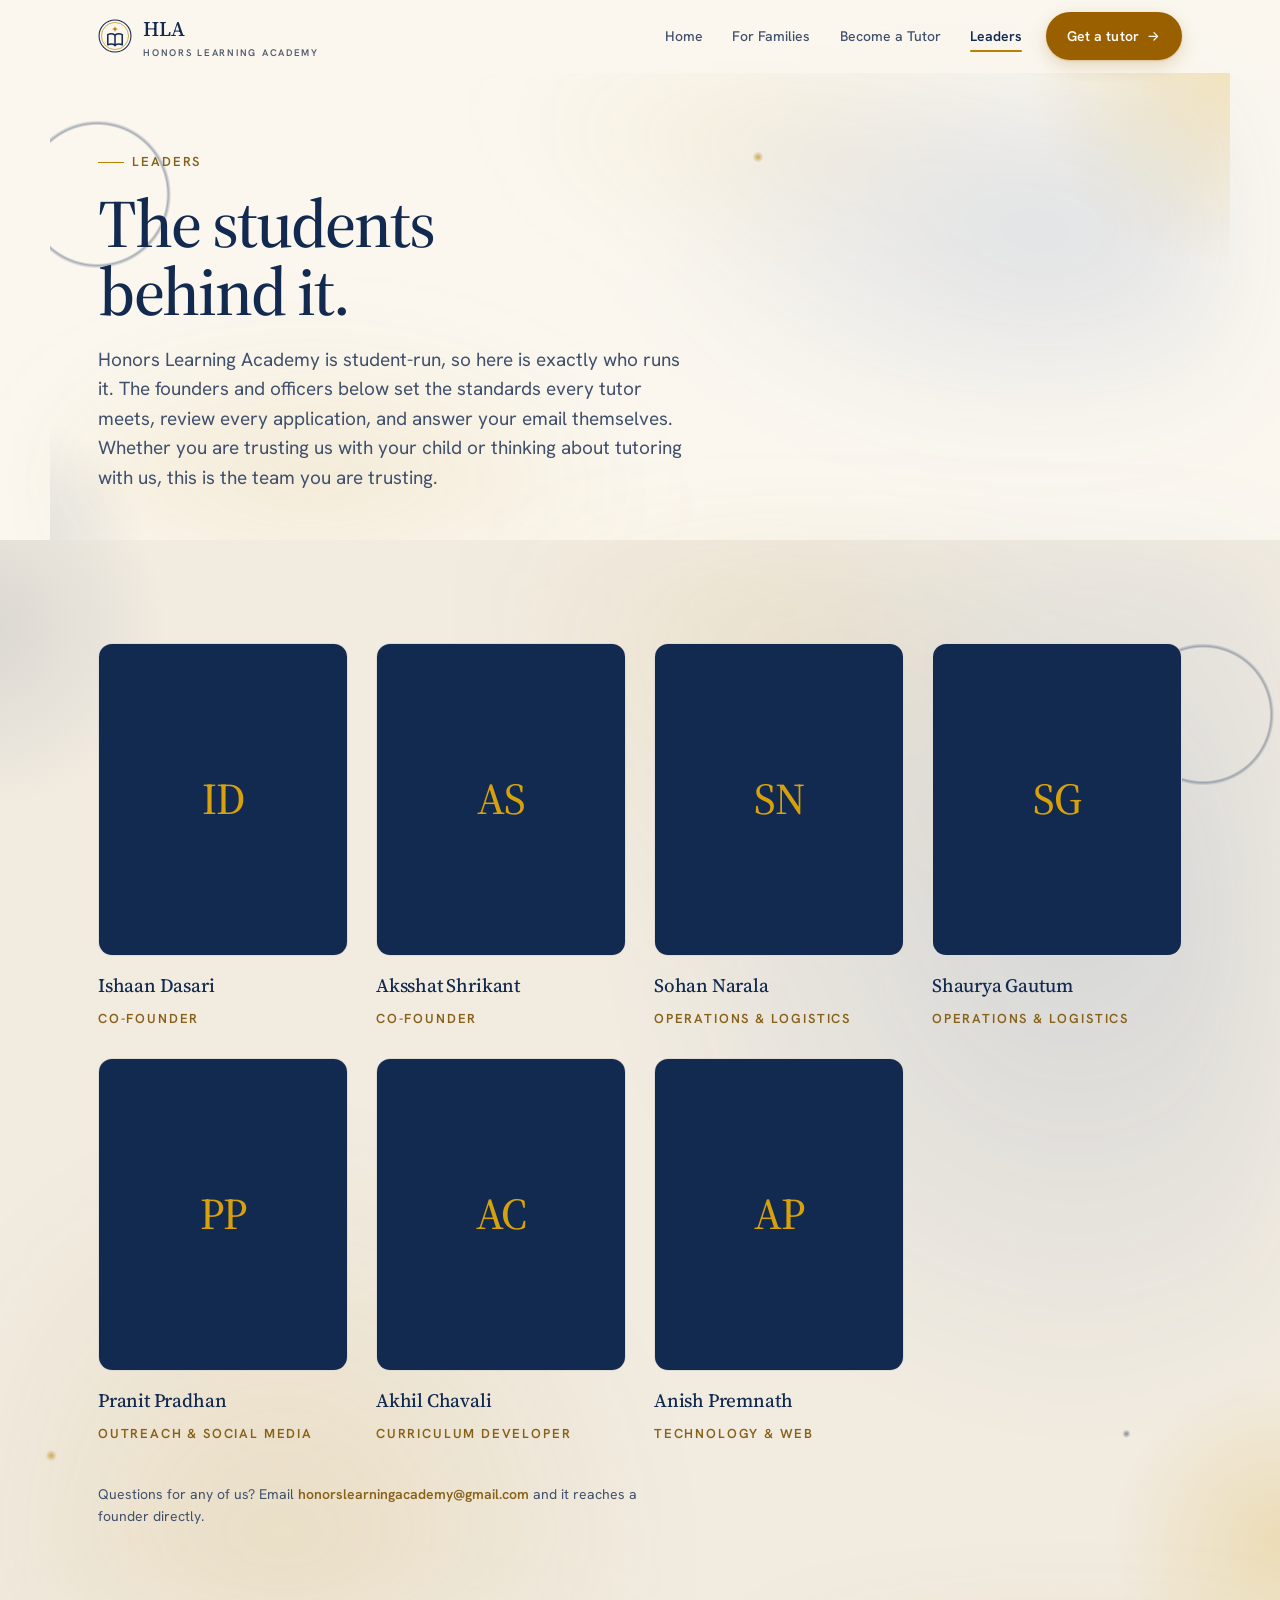
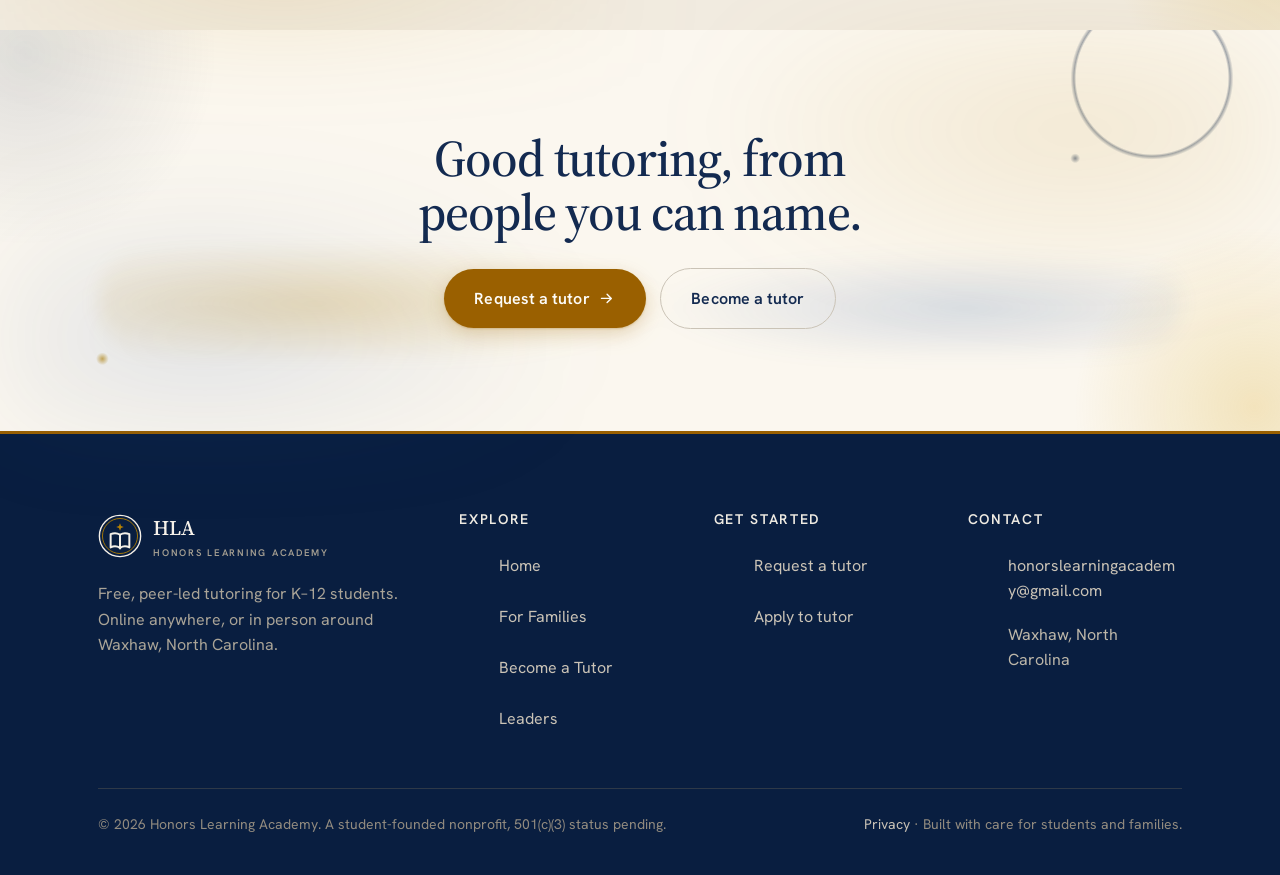
<file: leaders.html>
<!DOCTYPE html>
<html lang="en">
<head>
  <meta charset="UTF-8" />
  <meta name="viewport" content="width=device-width, initial-scale=1" />
  <title>Our Leaders | Honors Learning Academy</title>
  <meta name="description" content="Meet the student founders and officers who run Honors Learning Academy: the leaders behind our free, peer-led K–12 tutoring near Waxhaw, North Carolina. Real names, real accountability." />
  <script>document.documentElement.classList.add('js');addEventListener('DOMContentLoaded',function(){setTimeout(function(){document.querySelectorAll('.reveal').forEach(function(e){e.classList.add('in')})},2400)})</script>
  <link rel="preconnect" href="https://fonts.googleapis.com" />
  <link rel="preconnect" href="https://fonts.gstatic.com" crossorigin />
  <link rel="stylesheet" href="css/styles.css" />
  <link rel="icon" href="assets/favicon.svg" type="image/svg+xml" />
  <link rel="stylesheet" href="css/pages.css" />
</head>
<body>
  <a class="skip-link" href="#main">Skip to content</a>
  <div data-nav></div>

  <main id="main" tabindex="-1">

    <!-- PAGE HERO -->
    <section class="page-hero wrap">
      <span class="eyebrow reveal">Leaders</span>
      <h1 class="reveal" data-delay="1">The students behind it.</h1>
      <p class="lede reveal" data-delay="2">Honors Learning Academy is student-run, so here is exactly who runs it. The founders and officers below set the standards every tutor meets, review every application, and answer your email themselves. Whether you are trusting us with your child or thinking about tutoring with us, this is the team you are trusting.</p>
    </section>

    <!-- ROSTER -->
    <section class="section band-sand" data-team-section>
      <div class="wrap">
        <div class="team" data-team></div>
        <p class="team__note reveal">Questions for any of us? Email <a class="link-gold" data-bind="contact.email" href="mailto:honorslearningacademy@gmail.com">honorslearningacademy@gmail.com</a> and it reaches a founder directly.</p>
      </div>
    </section>

    <!-- CTA -->
    <section class="section cta-band">
      <div class="wrap">
        <h2 class="reveal" data-delay="1">Good tutoring, from people you can name.</h2>
        <div class="cluster reveal" data-delay="2">
          <a class="btn btn--primary btn--lg" href="students.html#request">Request a tutor <span data-ic="arrow"></span></a>
          <a class="btn btn--ghost btn--lg" href="tutors.html#apply">Become a tutor</a>
        </div>
      </div>
    </section>

  </main>

  <div data-footer></div>

  <script src="js/config.js"></script>
  <script src="js/main.js"></script>
</body>
</html>
</file>
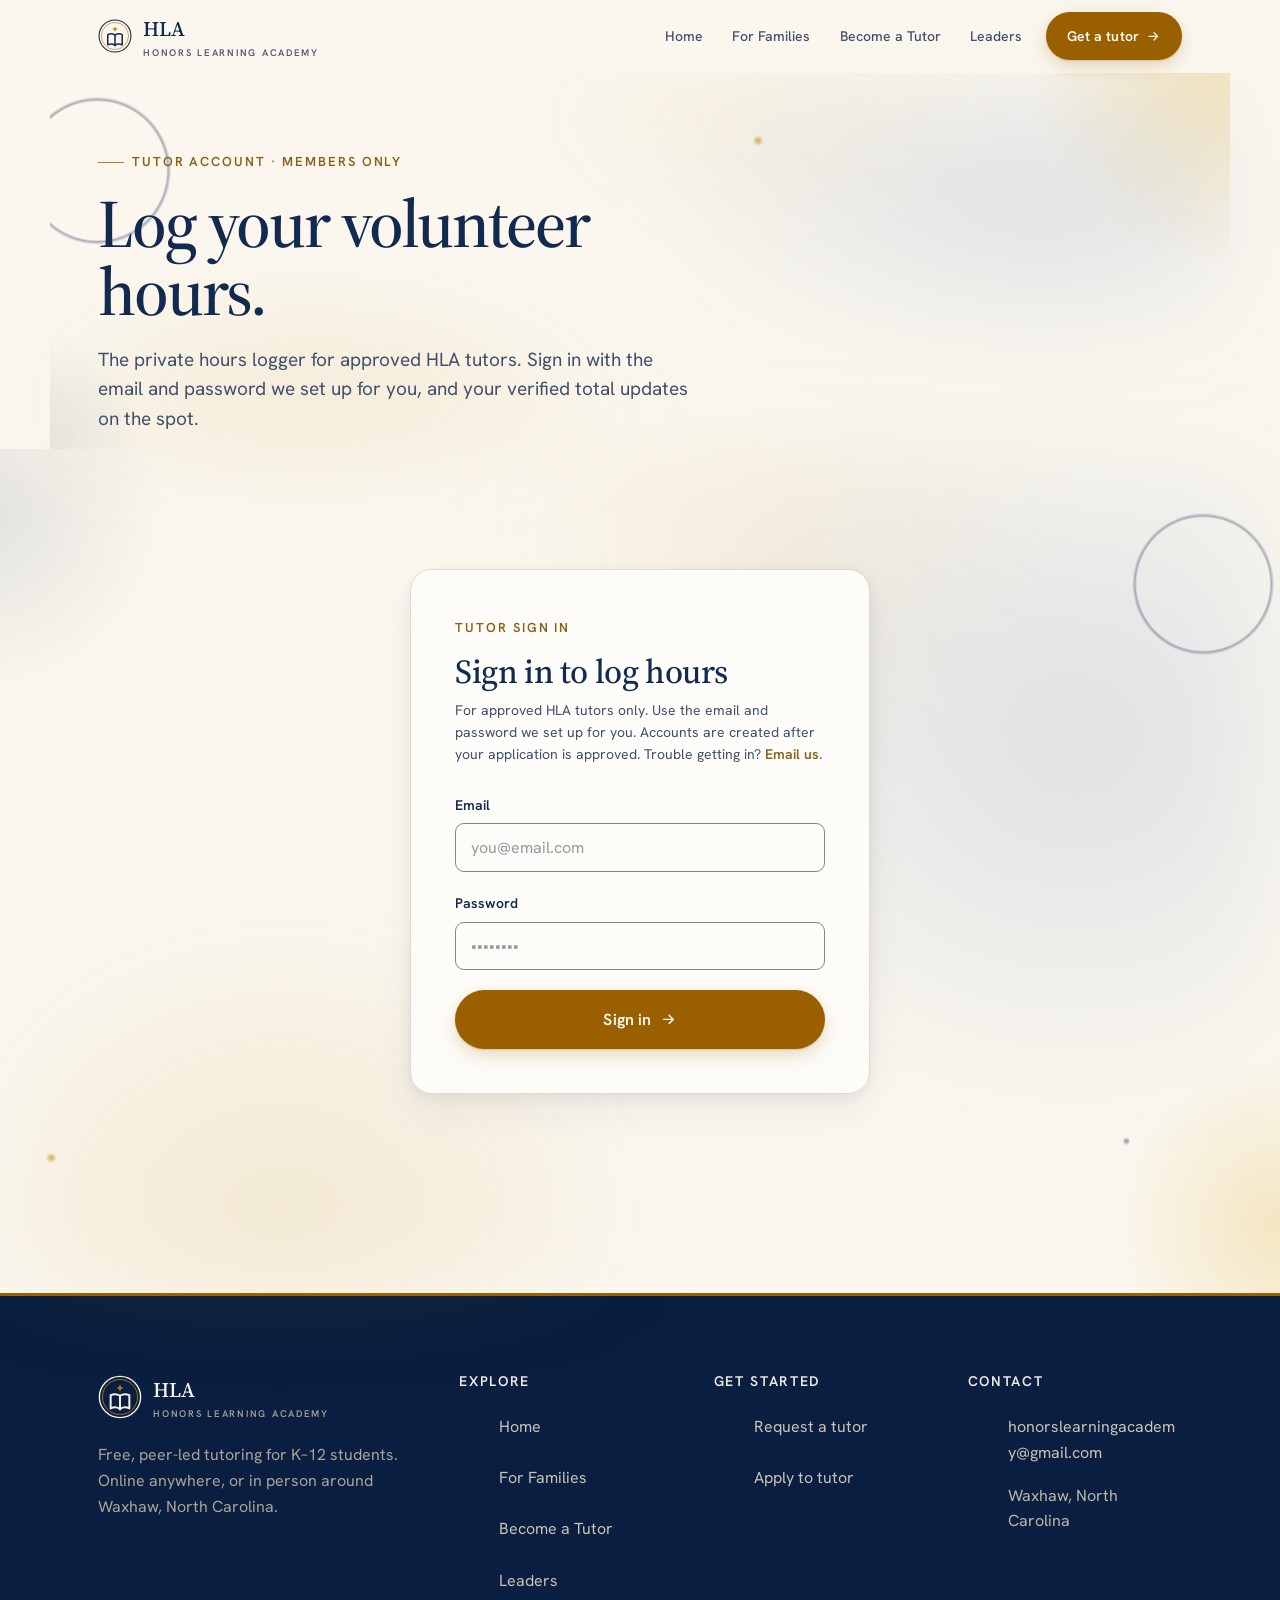
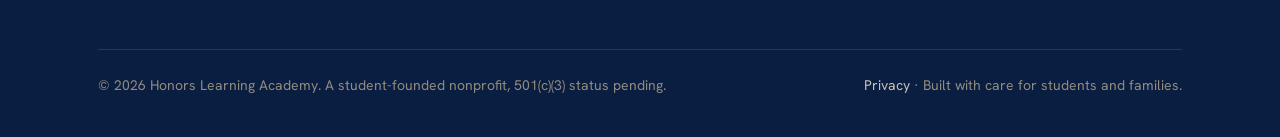
<file: portal.html>
<!DOCTYPE html>
<html lang="en">
<head>
  <meta charset="UTF-8" />
  <meta name="viewport" content="width=device-width, initial-scale=1" />
  <title>Moved | Honors Learning Academy</title>
  <meta name="robots" content="noindex, nofollow" />
  <meta http-equiv="refresh" content="0; url=hours.html" />
  <link rel="canonical" href="hours.html" />
</head>
<body>
  <p>The tutor hours logger has moved. If you are not redirected, <a href="hours.html">continue to the hours page</a>.</p>
  <script>location.replace('hours.html');</script>
</body>
</html>
</file>
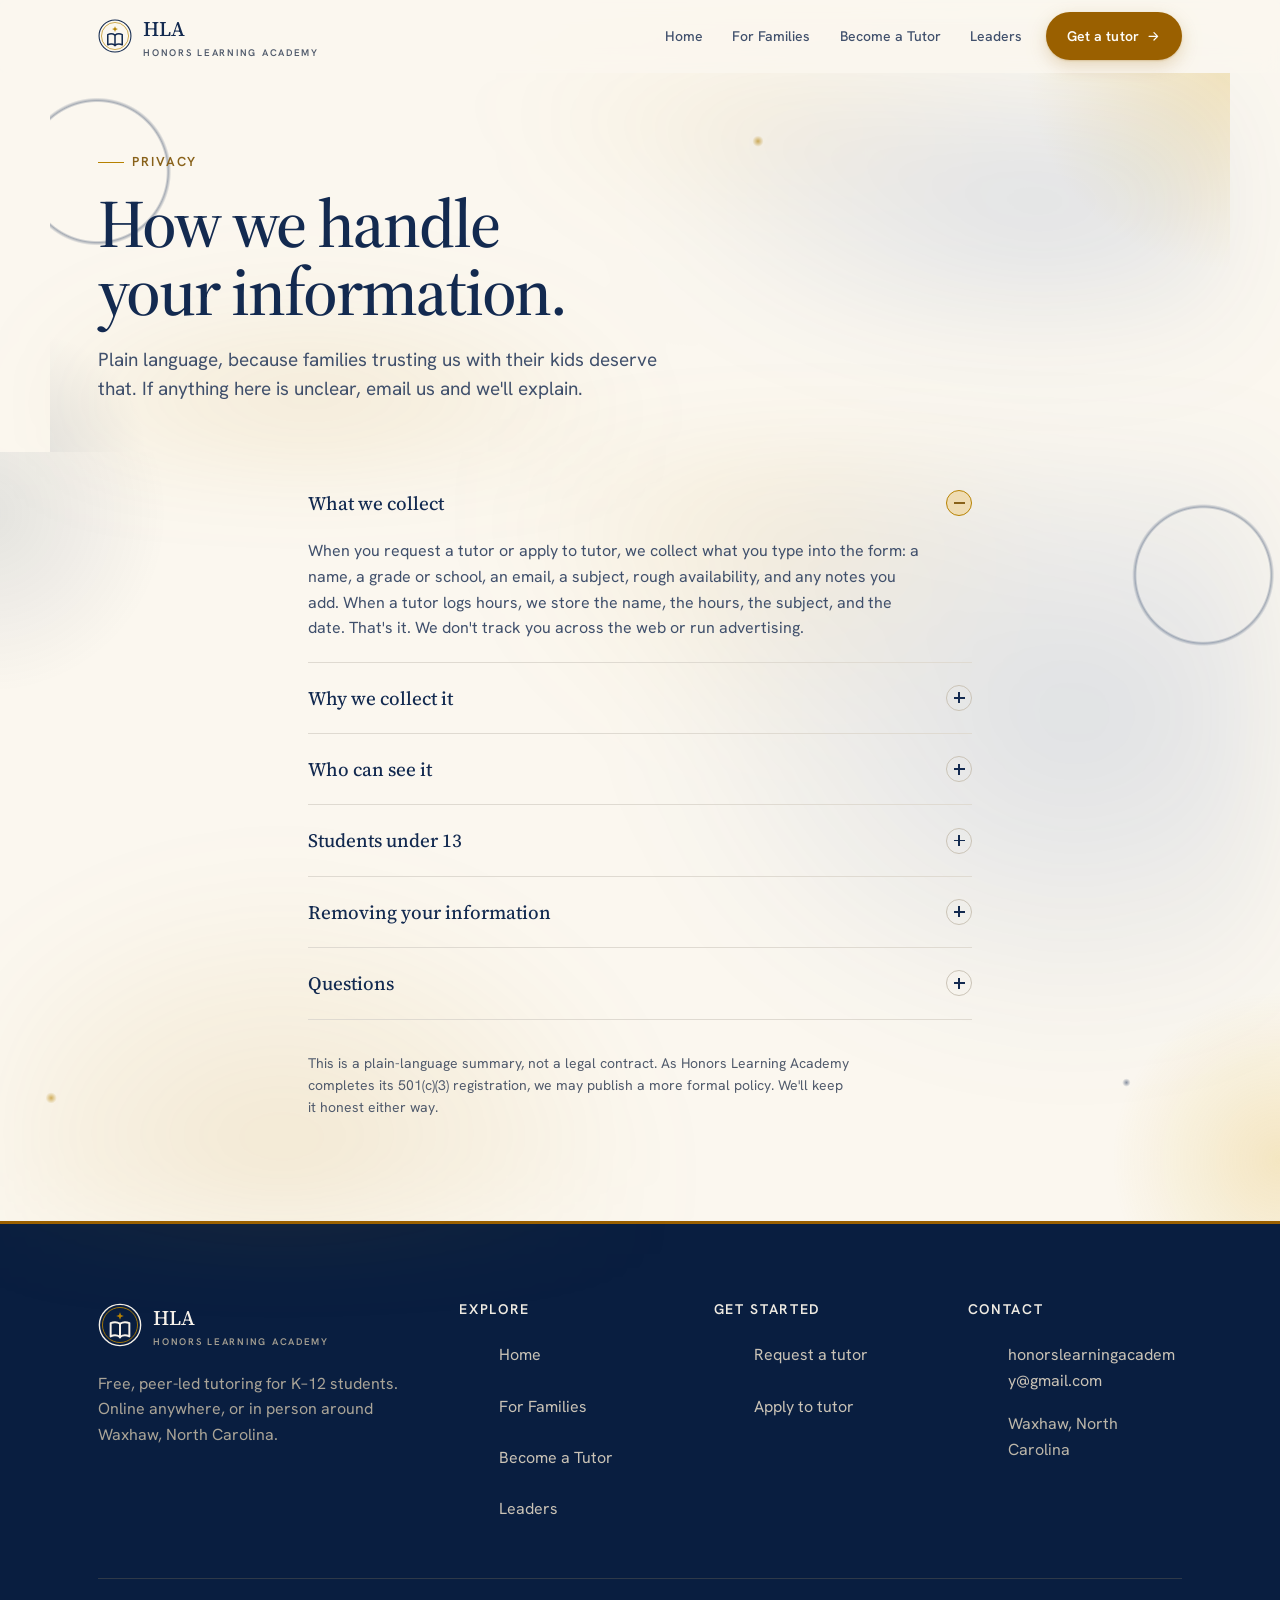
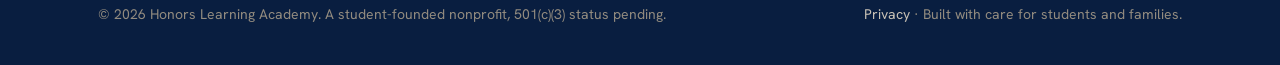
<file: privacy.html>
<!DOCTYPE html>
<html lang="en">
<head>
  <meta charset="UTF-8" />
  <meta name="viewport" content="width=device-width, initial-scale=1" />
  <title>Privacy | Honors Learning Academy</title>
  <meta name="description" content="How Honors Learning Academy handles the information families and tutors share with us." />
  <script>document.documentElement.classList.add('js');addEventListener('DOMContentLoaded',function(){setTimeout(function(){document.querySelectorAll('.reveal').forEach(function(e){e.classList.add('in')})},2400)})</script>
  <link rel="preconnect" href="https://fonts.googleapis.com" />
  <link rel="preconnect" href="https://fonts.gstatic.com" crossorigin />
  <link rel="stylesheet" href="css/styles.css" />
  <link rel="icon" href="assets/favicon.svg" type="image/svg+xml" />
  <link rel="stylesheet" href="css/pages.css" />
</head>
<body>
  <a class="skip-link" href="#main">Skip to content</a>
  <div data-nav></div>

  <main id="main" tabindex="-1">
    <section class="page-hero wrap">
      <span class="eyebrow reveal">Privacy</span>
      <h1 class="reveal" data-delay="1">How we handle your information.</h1>
      <p class="lede reveal" data-delay="2">Plain language, because families trusting us with their kids deserve that. If anything here is unclear, email us and we'll explain.</p>
    </section>

    <section class="section" style="padding-top:1rem">
      <div class="wrap" style="max-width:760px">
        <div class="faq reveal">
          <details open><summary>What we collect<span class="ic"></span></summary><div class="faq__body">When you request a tutor or apply to tutor, we collect what you type into the form: a name, a grade or school, an email, a subject, rough availability, and any notes you add. When a tutor logs hours, we store the name, the hours, the subject, and the date. That's it. We don't track you across the web or run advertising.</div></details>
          <details><summary>Why we collect it<span class="ic"></span></summary><div class="faq__body">We use it for one thing: running the tutoring. A request is used to match a student with a tutor and to email you back. An application is used to review and approve tutors. Logged hours are kept so we can verify volunteer hours later.</div></details>
          <details><summary>Who can see it<span class="ic"></span></summary><div class="faq__body">The student leaders who run Honors Learning Academy. We do not sell your information, and we do not share it with outside companies or organizations. If we ever use a service to store this data (for example, a database provider), it is only to run the program, never to market to you.</div></details>
          <details><summary>Students under 13<span class="ic"></span></summary><div class="faq__body">Our forms are meant to be filled out by a parent or guardian for younger students. We ask for a parent or guardian email on tutoring requests for exactly this reason. If you believe a child under 13 submitted information without a guardian, email us and we'll remove it.</div></details>
          <details><summary>Removing your information<span class="ic"></span></summary><div class="faq__body">Email us at any time and ask us to delete what you've shared, and we will. You don't need a reason.</div></details>
          <details><summary>Questions<span class="ic"></span></summary><div class="faq__body">Email <a class="link-gold" data-bind="contact.email" href="mailto:honorslearningacademy@gmail.com">honorslearningacademy@gmail.com</a> and a real person will get back to you. This is a student-run nonprofit, so we'd rather you ask than wonder.</div></details>
        </div>
        <p style="margin-top:2rem;color:var(--muted);font-size:var(--t-sm)">This is a plain-language summary, not a legal contract. As Honors Learning Academy completes its 501(c)(3) registration, we may publish a more formal policy. We'll keep it honest either way.</p>
      </div>
    </section>
  </main>

  <div data-footer></div>

  <script src="js/config.js"></script>
  <script src="js/main.js"></script>
</body>
</html>
</file>
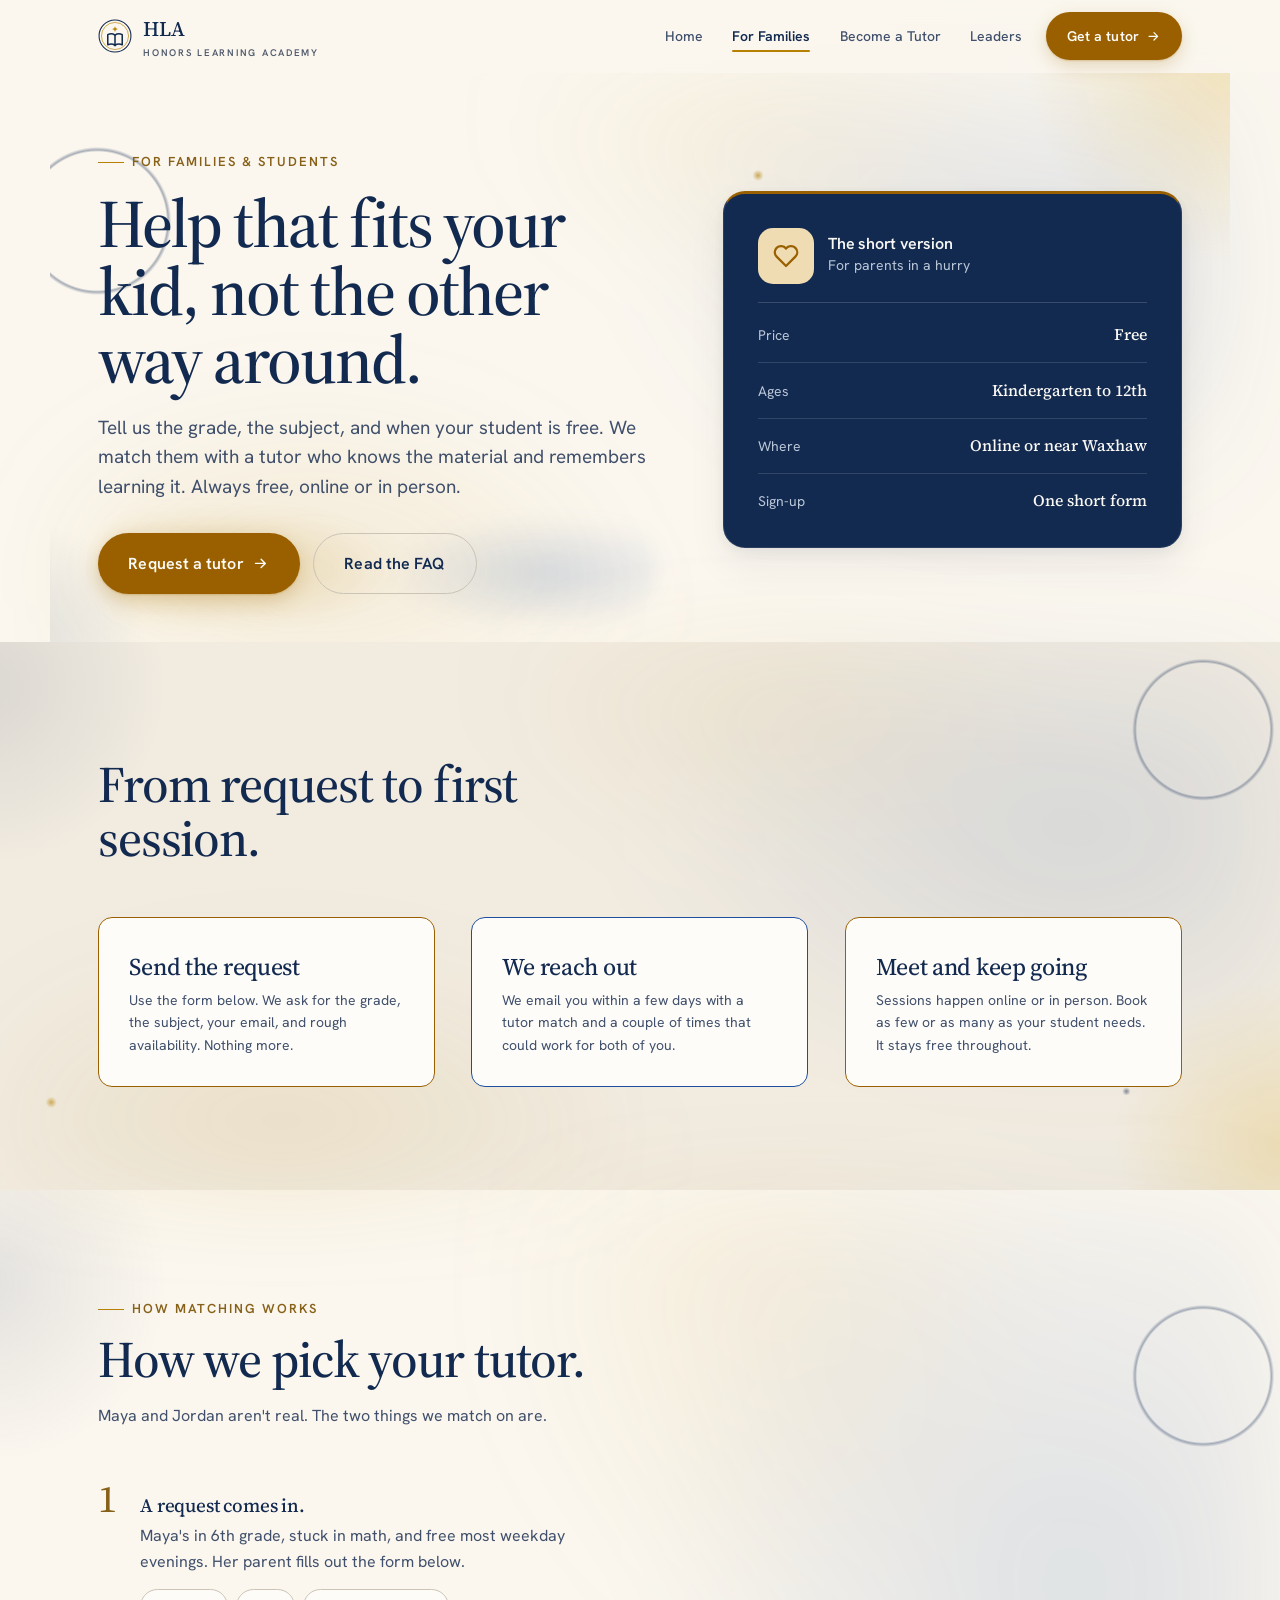
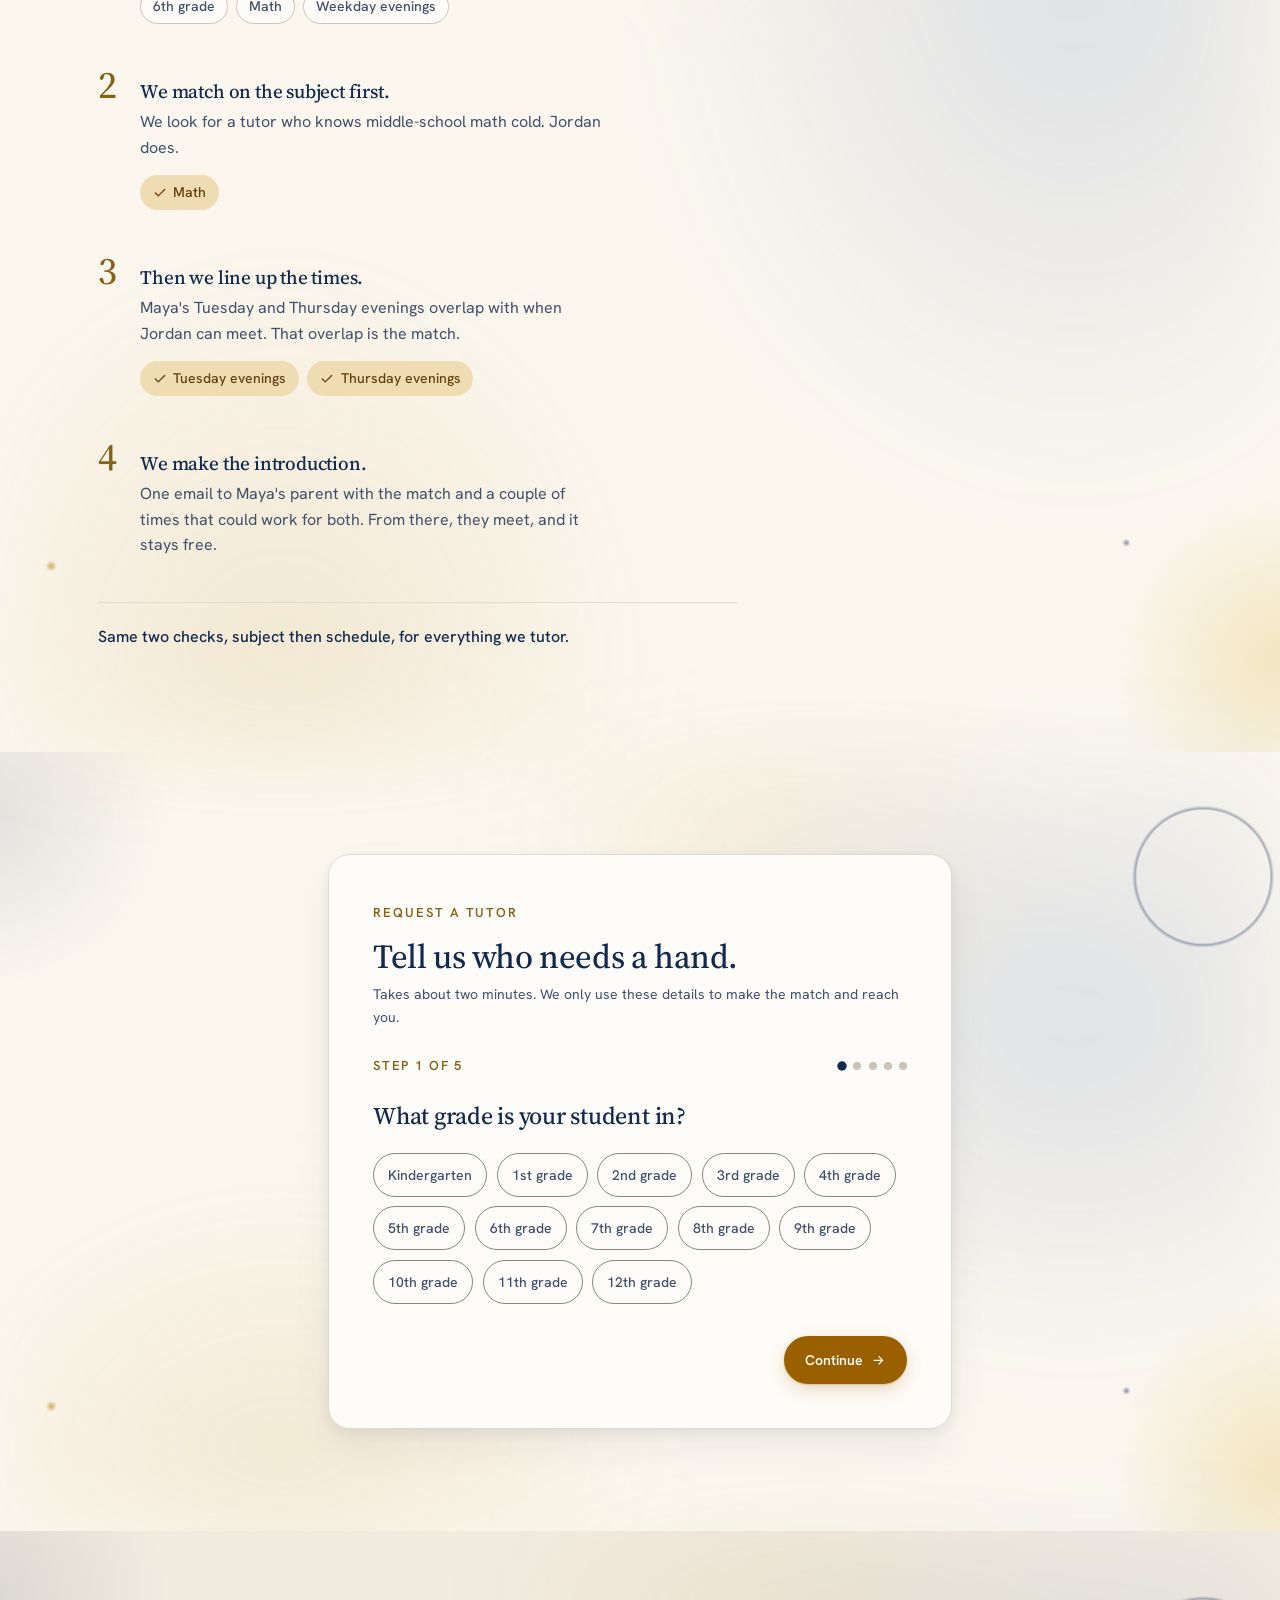
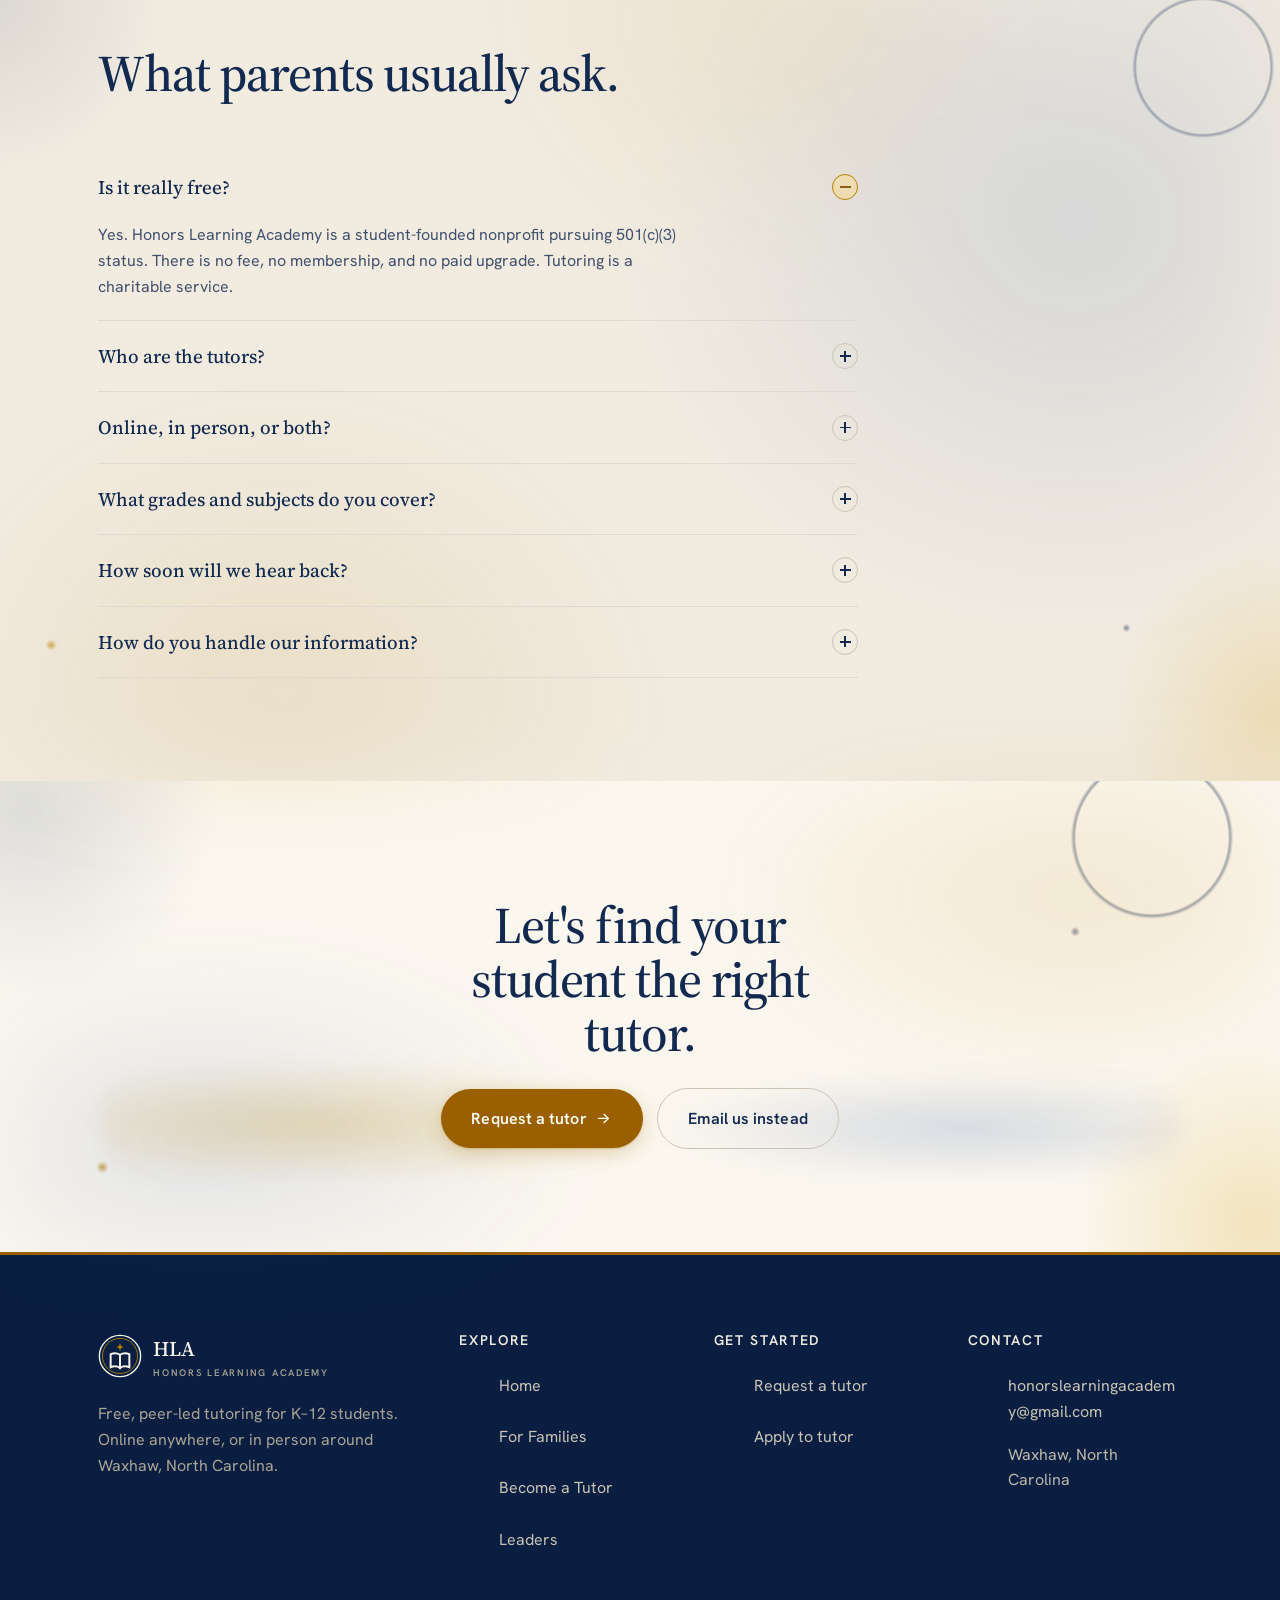
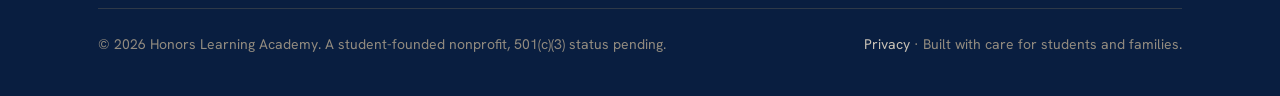
<file: students.html>
<!DOCTYPE html>
<html lang="en">
<head>
  <meta charset="UTF-8" />
  <meta name="viewport" content="width=device-width, initial-scale=1" />
  <title>For Families: Request a Free Tutor | Honors Learning Academy</title>
  <meta name="description" content="Request free tutoring for your K–12 student. Tell us the grade, subject, and schedule. Online or in person around Waxhaw, NC. No cost, no account." />
  <script>document.documentElement.classList.add('js');addEventListener('DOMContentLoaded',function(){setTimeout(function(){document.querySelectorAll('.reveal').forEach(function(e){e.classList.add('in')})},2400)})</script>
  <link rel="preconnect" href="https://fonts.googleapis.com" />
  <link rel="preconnect" href="https://fonts.gstatic.com" crossorigin />
  <link rel="stylesheet" href="css/styles.css" />
  <link rel="icon" href="assets/favicon.svg" type="image/svg+xml" />
  <link rel="stylesheet" href="css/pages.css" />
</head>
<body>
  <a class="skip-link" href="#main">Skip to content</a>
  <div data-nav></div>

  <main id="main" tabindex="-1">

    <!-- HERO -->
    <section class="page-hero wrap">
      <div class="page-hero__grid">
        <div>
          <span class="eyebrow reveal">For families &amp; students</span>
          <h1 class="reveal" data-delay="1">Help that fits your kid, not the other way around.</h1>
          <p class="lede reveal" data-delay="2">Tell us the grade, the subject, and when your student is free. We match them with a tutor who knows the material and remembers learning it. Always free, online or in person.</p>
          <div class="hero__btns reveal" data-delay="3" style="margin-top:2rem">
            <a class="btn btn--primary btn--lg" href="#request">Request a tutor <span data-ic="arrow"></span></a>
            <a class="btn btn--ghost btn--lg" href="#faq">Read the FAQ</a>
          </div>
        </div>
        <aside class="reveal" data-delay="2">
          <div class="glance">
            <div class="glance__head">
              <div class="glance__badge" data-ic="heart"></div>
              <div><h3>The short version</h3><p>For parents in a hurry</p></div>
            </div>
            <dl>
              <div class="row"><dt>Price</dt><dd>Free</dd></div>
              <div class="row"><dt>Ages</dt><dd>Kindergarten to 12th</dd></div>
              <div class="row"><dt>Where</dt><dd>Online or near Waxhaw</dd></div>
              <div class="row"><dt>Sign-up</dt><dd>One short form</dd></div>
            </dl>
          </div>
        </aside>
      </div>
    </section>

    <!-- HOW FOR FAMILIES -->
    <section class="section band-sand">
      <div class="wrap">
        <div class="sec-head reveal">
          <h2>From request to first session.</h2>
        </div>
        <div class="steps">
          <div class="step reveal">
            <h4>Send the request</h4>
            <p>Use the form below. We ask for the grade, the subject, your email, and rough availability. Nothing more.</p>
          </div>
          <div class="step reveal" data-delay="1">
            <h4>We reach out</h4>
            <p>We email you within a few days with a tutor match and a couple of times that could work for both of you.</p>
          </div>
          <div class="step reveal" data-delay="2">
            <h4>Meet and keep going</h4>
            <p>Sessions happen online or in person. Book as few or as many as your student needs. It stays free throughout.</p>
          </div>
        </div>
      </div>
    </section>

    <!-- HOW MATCHING WORKS (illustrative example, not a live system) -->
    <section class="section">
      <div class="wrap">
        <div class="sec-head reveal">
          <span class="eyebrow">How matching works</span>
          <h2>How we pick your tutor.</h2>
          <p>Maya and Jordan aren't real. The two things we match on are.</p>
        </div>
        <ol class="match">
          <li class="match__step reveal">
            <span class="match__num" aria-hidden="true">1</span>
            <div class="match__body">
              <h3 class="match__title">A request comes in.</h3>
              <p>Maya's in 6th grade, stuck in math, and free most weekday evenings. Her parent fills out the form below.</p>
              <div class="match__tags">
                <span class="pill">6th grade</span>
                <span class="pill">Math</span>
                <span class="pill">Weekday evenings</span>
              </div>
            </div>
          </li>
          <li class="match__step reveal" data-delay="1">
            <span class="match__num" aria-hidden="true">2</span>
            <div class="match__body">
              <h3 class="match__title">We match on the subject first.</h3>
              <p>We look for a tutor who knows middle-school math cold. Jordan does.</p>
              <div class="match__tags">
                <span class="pill pill--gold"><span data-ic="check" aria-hidden="true"></span>Math</span>
              </div>
            </div>
          </li>
          <li class="match__step reveal" data-delay="2">
            <span class="match__num" aria-hidden="true">3</span>
            <div class="match__body">
              <h3 class="match__title">Then we line up the times.</h3>
              <p>Maya's Tuesday and Thursday evenings overlap with when Jordan can meet. That overlap is the match.</p>
              <div class="match__tags">
                <span class="pill pill--gold"><span data-ic="check" aria-hidden="true"></span>Tuesday evenings</span>
                <span class="pill pill--gold"><span data-ic="check" aria-hidden="true"></span>Thursday evenings</span>
              </div>
            </div>
          </li>
          <li class="match__step reveal" data-delay="3">
            <span class="match__num" aria-hidden="true">4</span>
            <div class="match__body">
              <h3 class="match__title">We make the introduction.</h3>
              <p>One email to Maya's parent with the match and a couple of times that could work for both. From there, they meet, and it stays free.</p>
            </div>
          </li>
        </ol>
        <p class="match__note reveal">Same two checks, subject then schedule, for everything we tutor.</p>
      </div>
    </section>

    <!-- REQUEST FORM -->
    <section class="section" id="request">
      <div class="wrap form-wrap">
        <div class="form-card reveal">
          <div class="form-head">
            <span class="eyebrow no-rule">Request a tutor</span>
            <h3 style="margin-top:.75rem">Tell us who needs a hand.</h3>
            <p>Takes about two minutes. We only use these details to make the match and reach you.</p>
          </div>

          <!-- Multi-step flow, built and revealed by js/request-flow.js. The plain <form> below is the no-JS fallback. -->
          <form class="reqflow" data-reqflow novalidate hidden aria-label="Request a tutor"></form>

          <form data-hla-form="request" novalidate>
            <div class="form-grid">
              <div class="field span-2">
                <label for="r-student">Student's first name <span class="req">*</span></label>
                <input id="r-student" name="student" type="text" autocomplete="given-name" required placeholder="e.g. Maya" />
                <span class="error">Please add the student's first name.</span>
              </div>

              <div class="field">
                <label for="r-grade">Grade level <span class="req">*</span></label>
                <select id="r-grade" name="grade" required>
                  <option value="">Choose a grade</option>
                  <option>Kindergarten</option>
                  <option>1st grade</option><option>2nd grade</option><option>3rd grade</option>
                  <option>4th grade</option><option>5th grade</option><option>6th grade</option>
                  <option>7th grade</option><option>8th grade</option><option>9th grade</option>
                  <option>10th grade</option><option>11th grade</option><option>12th grade</option>
                </select>
                <span class="error">Please pick a grade.</span>
              </div>

              <div class="field">
                <label for="r-subject">Subject needed <span class="req">*</span></label>
                <select id="r-subject" name="subject" required>
                  <option value="">Choose a subject</option>
                  <optgroup label="Core">
                    <option>Math</option><option>Science</option>
                    <option>English &amp; Writing</option><option>Social Studies</option>
                  </optgroup>
                  <optgroup label="Specialized">
                    <option>Computer Science</option><option>Business</option>
                    <option>Pre-Med</option><option>Pre-Law</option>
                    <option>AP Exam Prep</option>
                  </optgroup>
                  <option>Something else</option>
                </select>
                <span class="error">Please pick a subject.</span>
              </div>

              <div class="field span-2">
                <label id="r-format-q">How would you like to meet? <span class="req">*</span></label>
                <div class="choice-row" data-choice="format" role="radiogroup" aria-labelledby="r-format-q">
                  <label class="choice"><input type="radio" name="format" value="Online" required />Online</label>
                  <label class="choice"><input type="radio" name="format" value="In person" />In person</label>
                  <label class="choice"><input type="radio" name="format" value="Either works" />Either works</label>
                </div>
                <span class="error">Please choose a format.</span>
              </div>

              <div class="field span-2">
                <label for="r-email">Parent or guardian email <span class="req">*</span></label>
                <input id="r-email" name="email" type="email" autocomplete="email" required placeholder="you@email.com" />
                <span class="hint">This is how we'll send the match. We never share it.</span>
                <span class="error">Please enter a valid email.</span>
              </div>

              <div class="field span-2">
                <label for="r-avail">When is your student usually free?</label>
                <input id="r-avail" name="availability" type="text" placeholder="e.g. weekday evenings, Sunday afternoons" />
              </div>

              <div class="field span-2">
                <label for="r-notes">Anything else we should know?</label>
                <textarea id="r-notes" name="notes" placeholder="A test coming up, a specific topic, an IEP, whatever helps us match well."></textarea>
              </div>
            </div>

            <div class="form-foot">
              <button class="btn btn--primary btn--lg btn--block" type="submit">Send my request <span data-ic="arrow"></span></button>
              <p class="fineprint"><span data-ic="shield"></span> We're a nonprofit serving minors. We collect only what we need to match your student, and we don't sell or share it.</p>
            </div>
          </form>

          <div class="form-success" data-success>
            <div class="form-success__ic" data-ic="check"></div>
            <h3>Request received.</h3>
            <p style="margin:.5rem auto 0;max-width:44ch;color:var(--ink-soft)">Thanks. We'll email you within a few days with a tutor match. Keep an eye on your inbox, and check spam just in case.</p>
            <div class="cluster" style="justify-content:center;margin-top:1.75rem">
              <a class="btn btn--ghost" href="index.html">Back to home</a>
              <button class="link-gold" type="button" data-reset>Submit another request</button>
            </div>
          </div>
        </div>
      </div>
    </section>

    <!-- FAQ -->
    <section class="section band-sand" id="faq">
      <div class="wrap">
        <div class="sec-head reveal">
          <h2>What parents usually ask.</h2>
        </div>
        <div class="faq reveal">
          <details open><summary>Is it really free?<span class="ic"></span></summary><div class="faq__body">Yes. Honors Learning Academy is a student-founded nonprofit pursuing 501(c)(3) status. There is no fee, no membership, and no paid upgrade. Tutoring is a charitable service.</div></details>
          <details><summary>Who are the tutors?<span class="ic"></span></summary><div class="faq__body">High-achieving high-school and college students we know and approve before they tutor. Many recently took the same classes, so they teach the way the material actually clicks. We vet every tutor before a first session.</div></details>
          <details><summary>Online, in person, or both?<span class="ic"></span></summary><div class="faq__body">Both. Online sessions work anywhere. In-person sessions happen around Waxhaw, North Carolina. You tell us your preference on the request form.</div></details>
          <details><summary>What grades and subjects do you cover?<span class="ic"></span></summary><div class="faq__body">Kindergarten through 12th grade. Core subjects are math, science, English and writing, and social studies. We also run specialized tracks: computer science, business, pre-med, and pre-law (public speaking and legal literacy). And we offer focused AP exam prep across subjects.</div></details>
          <details><summary>How soon will we hear back?<span class="ic"></span></summary><div class="faq__body">Usually within a few days. We email the parent or guardian with a tutor match and a couple of times that could work.</div></details>
          <details><summary>How do you handle our information?<span class="ic"></span></summary><div class="faq__body">We collect only what we need to make a match and reach you, and we don't sell or share it. If you ever want your information removed, email us and we'll take care of it.</div></details>
        </div>
      </div>
    </section>

    <!-- CTA -->
    <section class="section cta-band">
      <div class="wrap">
        <h2 class="reveal" data-delay="1" style="margin-top:1rem">Let's find your student the right tutor.</h2>
        <div class="cluster reveal" data-delay="2">
          <a class="btn btn--primary btn--lg" href="#request">Request a tutor <span data-ic="arrow"></span></a>
          <a class="btn btn--ghost btn--lg" href="mailto:honorslearningacademy@gmail.com" data-mail>Email us instead</a>
        </div>
      </div>
    </section>

  </main>

  <div data-footer></div>

  <script src="js/config.js"></script>
  <script src="js/main.js"></script>
  <script src="js/forms.js"></script>
  <script src="js/request-flow.js"></script>
</body>
</html>
</file>
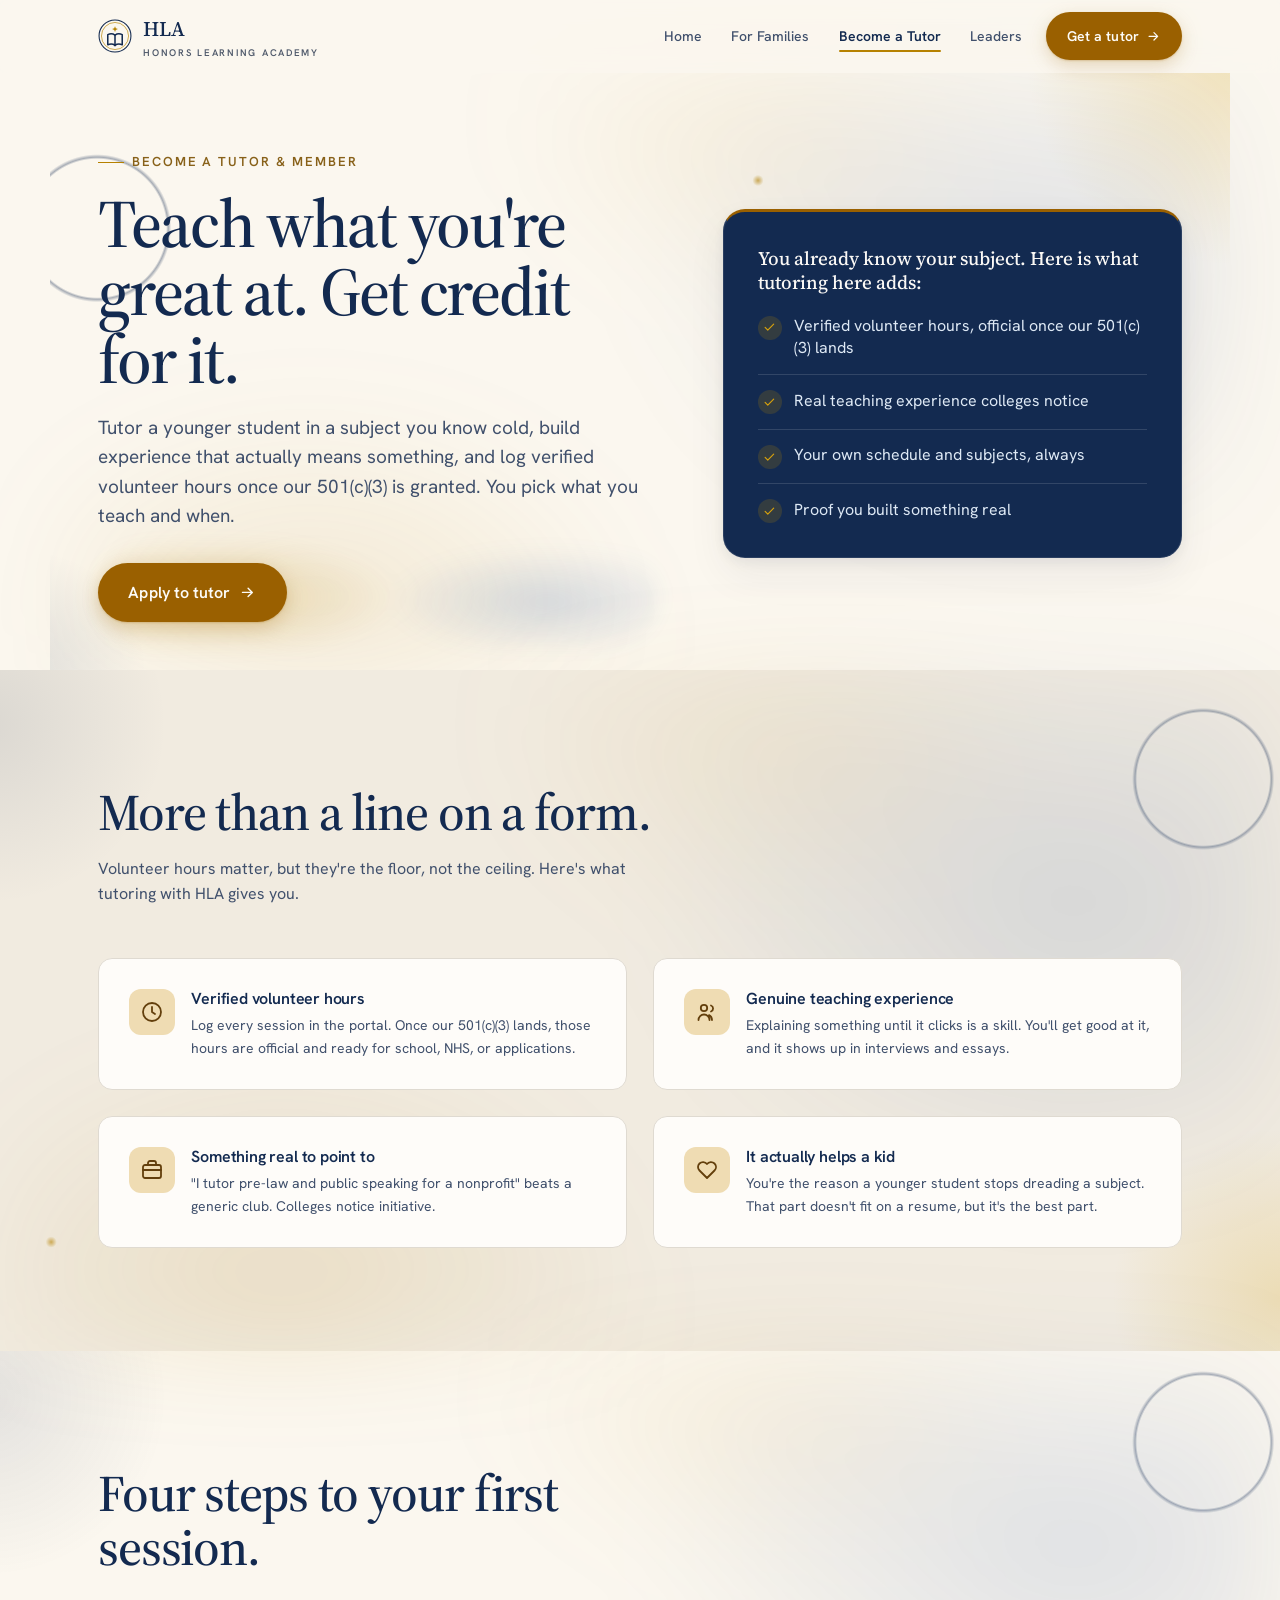
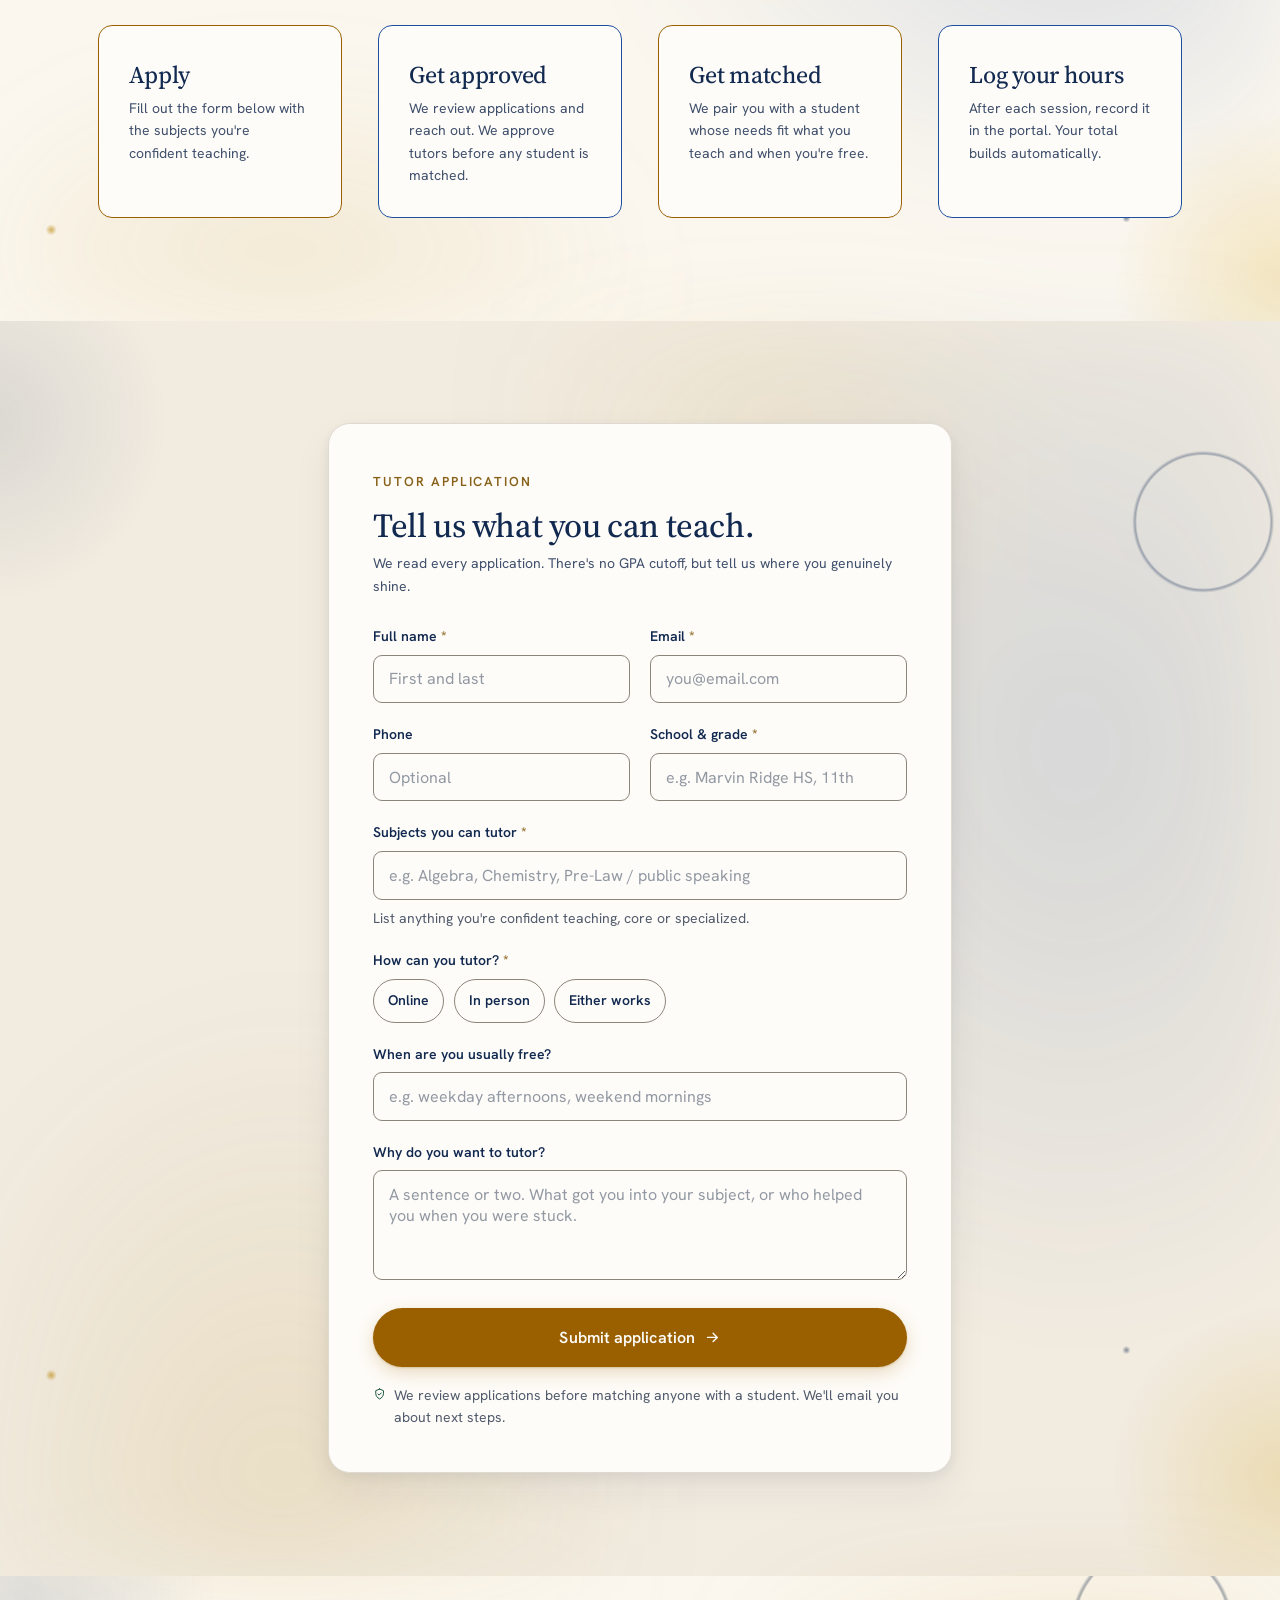
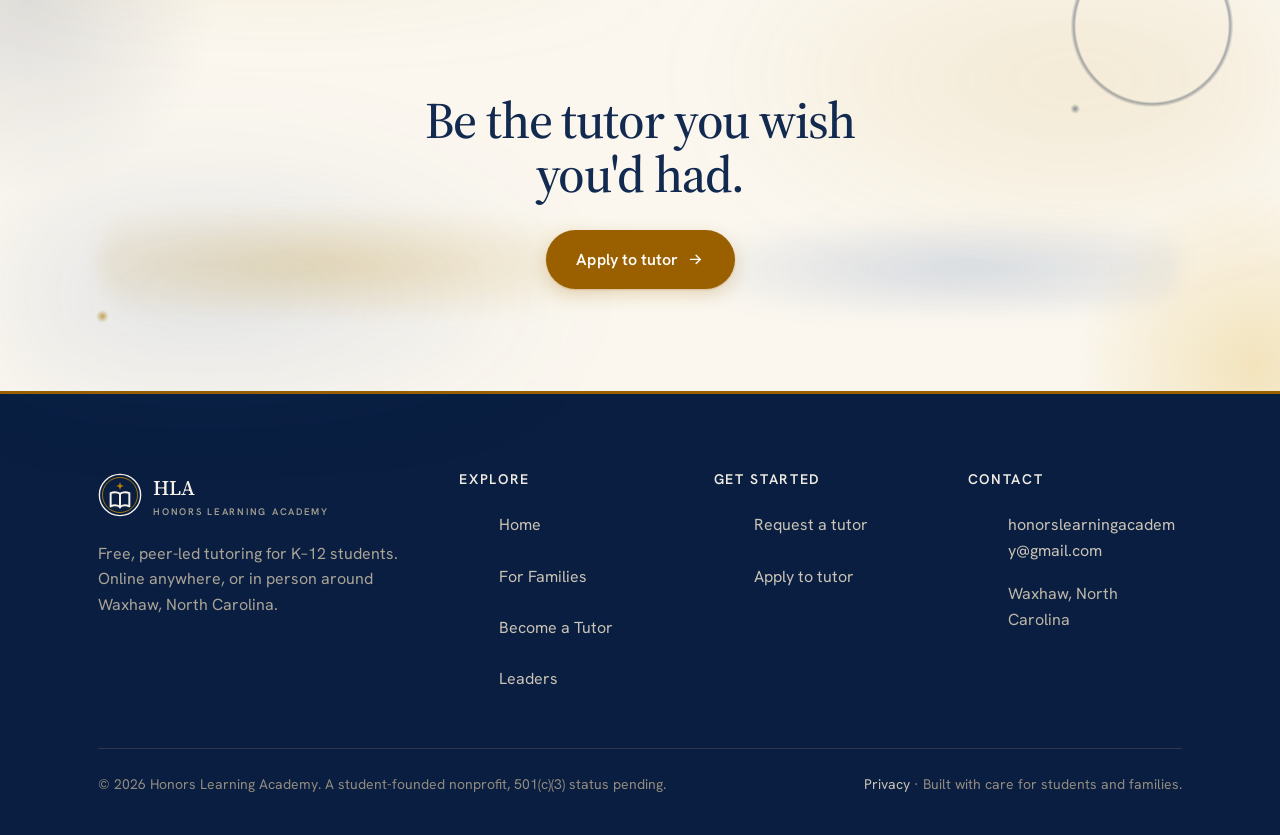
<file: tutors.html>
<!DOCTYPE html>
<html lang="en">
<head>
  <meta charset="UTF-8" />
  <meta name="viewport" content="width=device-width, initial-scale=1" />
  <title>Become a Tutor: Earn Volunteer Hours | Honors Learning Academy</title>
  <meta name="description" content="Tutor K–12 students in subjects you know well, gain real teaching experience, and earn verified volunteer hours. Apply to join Honors Learning Academy." />
  <script>document.documentElement.classList.add('js');addEventListener('DOMContentLoaded',function(){setTimeout(function(){document.querySelectorAll('.reveal').forEach(function(e){e.classList.add('in')})},2400)})</script>
  <link rel="preconnect" href="https://fonts.googleapis.com" />
  <link rel="preconnect" href="https://fonts.gstatic.com" crossorigin />
  <link rel="stylesheet" href="css/styles.css" />
  <link rel="icon" href="assets/favicon.svg" type="image/svg+xml" />
  <link rel="stylesheet" href="css/pages.css" />
</head>
<body>
  <a class="skip-link" href="#main">Skip to content</a>
  <div data-nav></div>

  <main id="main" tabindex="-1">

    <!-- HERO -->
    <section class="page-hero wrap">
      <div class="page-hero__grid">
        <div>
          <span class="eyebrow reveal">Become a tutor &amp; member</span>
          <h1 class="reveal" data-delay="1">Teach what you're great at. Get credit for it.</h1>
          <p class="lede reveal" data-delay="2">Tutor a younger student in a subject you know cold, build experience that actually means something, and log verified volunteer hours once our 501(c)(3) is granted. You pick what you teach and when.</p>
          <div class="hero__btns reveal" data-delay="3" style="margin-top:2rem">
            <a class="btn btn--gold btn--lg" href="#apply">Apply to tutor <span data-ic="arrow"></span></a>
          </div>
        </div>
        <aside class="reveal" data-delay="2">
          <div class="payoff">
            <p class="payoff__lead">You already know your subject. Here is what tutoring here adds:</p>
            <ul class="payoff__list">
              <li><span class="payoff__ic" data-ic="check" aria-hidden="true"></span>Verified volunteer hours, official once our 501(c)(3) lands</li>
              <li><span class="payoff__ic" data-ic="check" aria-hidden="true"></span>Real teaching experience colleges notice</li>
              <li><span class="payoff__ic" data-ic="check" aria-hidden="true"></span>Your own schedule and subjects, always</li>
              <li><span class="payoff__ic" data-ic="check" aria-hidden="true"></span>Proof you built something real</li>
            </ul>
          </div>
        </aside>
      </div>
    </section>

    <!-- PERKS -->
    <section class="section band-sand">
      <div class="wrap">
        <div class="sec-head reveal">
          <h2>More than a line on a form.</h2>
          <p>Volunteer hours matter, but they're the floor, not the ceiling. Here's what tutoring with HLA gives you.</p>
        </div>
        <div class="perks">
          <div class="perk reveal"><div class="perk__ic" data-ic="clock"></div><div><h4>Verified volunteer hours</h4><p>Log every session in the portal. Once our 501(c)(3) lands, those hours are official and ready for school, NHS, or applications.</p></div></div>
          <div class="perk reveal" data-delay="1"><div class="perk__ic" data-ic="users"></div><div><h4>Genuine teaching experience</h4><p>Explaining something until it clicks is a skill. You'll get good at it, and it shows up in interviews and essays.</p></div></div>
          <div class="perk reveal"><div class="perk__ic" data-ic="briefcase"></div><div><h4>Something real to point to</h4><p>"I tutor pre-law and public speaking for a nonprofit" beats a generic club. Colleges notice initiative.</p></div></div>
          <div class="perk reveal" data-delay="1"><div class="perk__ic" data-ic="heart"></div><div><h4>It actually helps a kid</h4><p>You're the reason a younger student stops dreading a subject. That part doesn't fit on a resume, but it's the best part.</p></div></div>
        </div>
      </div>
    </section>

    <!-- HOW FOR TUTORS -->
    <section class="section">
      <div class="wrap">
        <div class="sec-head reveal">
          <h2>Four steps to your first session.</h2>
        </div>
        <div class="steps steps--four">
          <div class="step reveal"><h4>Apply</h4><p>Fill out the form below with the subjects you're confident teaching.</p></div>
          <div class="step reveal" data-delay="1"><h4>Get approved</h4><p>We review applications and reach out. We approve tutors before any student is matched.</p></div>
          <div class="step reveal" data-delay="2"><h4>Get matched</h4><p>We pair you with a student whose needs fit what you teach and when you're free.</p></div>
          <div class="step reveal" data-delay="3"><h4>Log your hours</h4><p>After each session, record it in the portal. Your total builds automatically.</p></div>
        </div>
      </div>
    </section>

    <!-- APPLY FORM -->
    <section class="section band-sand" id="apply">
      <div class="wrap form-wrap">
        <div class="form-card reveal">
          <div class="form-head">
            <span class="eyebrow no-rule">Tutor application</span>
            <h3 style="margin-top:.75rem">Tell us what you can teach.</h3>
            <p>We read every application. There's no GPA cutoff, but tell us where you genuinely shine.</p>
          </div>

          <form data-hla-form="tutor" novalidate>
            <div class="form-grid">
              <div class="field">
                <label for="t-name">Full name <span class="req">*</span></label>
                <input id="t-name" name="name" type="text" autocomplete="name" required placeholder="First and last" />
                <span class="error">Please add your name.</span>
              </div>
              <div class="field">
                <label for="t-email">Email <span class="req">*</span></label>
                <input id="t-email" name="email" type="email" autocomplete="email" required placeholder="you@email.com" />
                <span class="error">Please enter a valid email.</span>
              </div>
              <div class="field">
                <label for="t-phone">Phone</label>
                <input id="t-phone" name="phone" type="tel" autocomplete="tel" placeholder="Optional" />
              </div>
              <div class="field">
                <label for="t-school">School &amp; grade <span class="req">*</span></label>
                <input id="t-school" name="school" type="text" required placeholder="e.g. Marvin Ridge HS, 11th" />
                <span class="error">Please add your school and grade.</span>
              </div>
              <div class="field span-2">
                <label for="t-subjects">Subjects you can tutor <span class="req">*</span></label>
                <input id="t-subjects" name="subjects" type="text" required placeholder="e.g. Algebra, Chemistry, Pre-Law / public speaking" />
                <span class="hint">List anything you're confident teaching, core or specialized.</span>
                <span class="error">Please list at least one subject.</span>
              </div>
              <div class="field span-2">
                <label id="t-format-q">How can you tutor? <span class="req">*</span></label>
                <div class="choice-row" data-choice="format" role="radiogroup" aria-labelledby="t-format-q">
                  <label class="choice"><input type="radio" name="format" value="Online" required />Online</label>
                  <label class="choice"><input type="radio" name="format" value="In person" />In person</label>
                  <label class="choice"><input type="radio" name="format" value="Either works" />Either works</label>
                </div>
                <span class="error">Please choose how you can tutor.</span>
              </div>
              <div class="field span-2">
                <label for="t-avail">When are you usually free?</label>
                <input id="t-avail" name="availability" type="text" placeholder="e.g. weekday afternoons, weekend mornings" />
              </div>
              <div class="field span-2">
                <label for="t-why">Why do you want to tutor?</label>
                <textarea id="t-why" name="why" placeholder="A sentence or two. What got you into your subject, or who helped you when you were stuck."></textarea>
              </div>
            </div>

            <div class="form-foot">
              <button class="btn btn--gold btn--lg btn--block" type="submit">Submit application <span data-ic="arrow"></span></button>
              <p class="fineprint"><span data-ic="shield"></span> We review applications before matching anyone with a student. We'll email you about next steps.</p>
            </div>
          </form>

          <div class="form-success" data-success>
            <div class="form-success__ic" data-ic="check"></div>
            <h3>Application in.</h3>
            <p style="margin:.5rem auto 0;max-width:44ch;color:var(--ink-soft)">Thanks for stepping up. We'll review it and reach out about getting approved and matched. We'll email approved tutors a login and a link for logging hours.</p>
            <div class="cluster" style="justify-content:center;margin-top:1.75rem">
              <a class="btn btn--ghost" href="index.html">Back to home</a>
              <button class="link-gold" type="button" data-reset>Submit another application</button>
            </div>
          </div>
        </div>
      </div>
    </section>

    <!-- CTA -->
    <section class="section cta-band">
      <div class="wrap">
        <h2 class="reveal" data-delay="1" style="margin-top:1rem">Be the tutor you wish you'd had.</h2>
        <div class="cluster reveal" data-delay="2">
          <a class="btn btn--gold btn--lg" href="#apply">Apply to tutor <span data-ic="arrow"></span></a>
        </div>
      </div>
    </section>

  </main>

  <div data-footer></div>

  <script src="js/config.js"></script>
  <script src="js/main.js"></script>
  <script src="js/forms.js"></script>
</body>
</html>
</file>
<file: css/styles.css>
/* ============================================================
   Honors Learning Academy : Design System
   Premium editorial, light. Source Serif 4 + Hanken Grotesk.
   ============================================================ */

@import url('https://fonts.googleapis.com/css2?family=Source+Serif+4:ital,opsz,wght@0,8..60,400..600;1,8..60,400..600&family=Hanken+Grotesk:wght@400;500;600;700&display=swap');

/* ---- Tokens ---- */
:root {
  /* color */
  --paper:      oklch(97.6% 0.011 84);
  --paper-2:    oklch(94.3% 0.016 83);
  --surface:    oklch(99.2% 0.005 84);
  --ink:        oklch(29%   0.075 260); /* deep navy blue: a touch lighter + bluer, still 13:1 on paper */
  --ink-soft:   oklch(43%   0.050 260);
  --muted:      oklch(47%   0.030 260);
  --gold:       oklch(64%   0.135 80); /* accent: vivid brass; clears 3:1 on paper, bright on navy */
  --gold-bright:oklch(74%   0.150 84); /* small eye-catch highlights, esp. on navy/blue */
  --gold-deep:  oklch(54%   0.125 72); /* gold CTA fill; near-white text clears 4.5:1 (5.0:1) */
  --gold-ink:   oklch(52%   0.098 78); /* #886119, text only; clears 4.5:1 on paper */
  --gold-soft:  oklch(90%   0.058 86);
  --gold-line:  oklch(76%   0.110 84); /* gold hairline / accent borders (decorative) */
  --blue:       oklch(44%   0.140 260); /* medium-blue accent (trust-band eyebrow/checks/link) */
  --blue-soft:  oklch(93%   0.028 255); /* light blue tint band ("careful with your kid") */
  --on-blue:    oklch(93%   0.020 250); /* light text on blue-filled surfaces */
  --green:      oklch(40%   0.075 162);
  --green-soft: oklch(91%   0.028 163);
  --line:       oklch(89%   0.014 84);
  --line-strong:oklch(82%   0.020 84);
  --ink-invert: oklch(24%   0.070 260); /* dark band: a clear deep blue, not near-black */

  /* fonts */
  --serif: 'Source Serif 4', Georgia, 'Times New Roman', serif;
  --sans:  'Hanken Grotesk', system-ui, -apple-system, sans-serif;

  /* type scale (1.25) */
  --t-eyebrow: 0.8125rem;
  --t-sm:   0.875rem;
  --t-base: 1rem;
  --t-lg:   1.1875rem;
  --t-xl:   1.5rem;
  --t-2xl:  2.1rem;
  --t-3xl:  2.95rem;
  --t-4xl:  4rem;
  --t-5xl:  5.25rem;

  /* space */
  --sp-1: 0.5rem;  --sp-2: 0.75rem; --sp-3: 1rem;   --sp-4: 1.5rem;
  --sp-5: 2rem;    --sp-6: 3rem;    --sp-7: 4.5rem;  --sp-8: 6.5rem;
  --sp-9: 9rem;

  --radius:   14px;
  --radius-sm: 9px;
  --radius-lg: 22px;
  --maxw: 1180px;

  --shadow-sm: 0 1px 2px oklch(28% 0.045 256 / 0.05), 0 2px 8px oklch(28% 0.045 256 / 0.04);
  --shadow-md: 0 4px 14px oklch(28% 0.045 256 / 0.07), 0 18px 40px oklch(28% 0.045 256 / 0.06);
  --shadow-lg: 0 10px 30px oklch(28% 0.045 256 / 0.10), 0 30px 70px oklch(28% 0.045 256 / 0.09);

  --ease: cubic-bezier(0.22, 1, 0.36, 1);          /* ease-out-quart-ish */
  --ease-soft: cubic-bezier(0.16, 1, 0.3, 1);      /* ease-out-expo-ish */
}

/* ---- Reset ---- */
*, *::before, *::after { box-sizing: border-box; }
* { margin: 0; }
html { -webkit-text-size-adjust: 100%; scroll-behavior: smooth; }
@media (prefers-reduced-motion: reduce) { html { scroll-behavior: auto; } }

body {
  font-family: var(--sans);
  font-size: var(--t-base);
  line-height: 1.6;
  color: var(--ink-soft);
  background: var(--paper);
  -webkit-font-smoothing: antialiased;
  text-rendering: optimizeLegibility;
  overflow-x: hidden;
}

img, svg, video { display: block; max-width: 100%; }
[hidden] { display: none !important; }
a { color: inherit; text-decoration: none; }
button { font: inherit; color: inherit; cursor: pointer; background: none; border: none; }
input, textarea, select, button { font-family: inherit; }
:focus-visible { outline: 2.5px solid var(--gold); outline-offset: 3px; border-radius: 4px; }

/* ---- Typography ---- */
/* Weights/sizes retuned for Source Serif 4 (lower contrast + smaller optical
   size than Fraunces): heavier weight and slightly larger clamps restore the
   presence the headings had, without reverting to the quirky serif. */
h1, h2, h3, h4 { font-family: var(--serif); color: var(--ink); font-weight: 500; line-height: 1.05; letter-spacing: -0.012em; }
h1 { font-size: clamp(2.8rem, 6.6vw, 5.7rem); font-weight: 545; line-height: 1.0; letter-spacing: -0.03em; }
h2 { font-size: clamp(2.15rem, 4.5vw, 3.2rem); font-weight: 525; letter-spacing: -0.022em; }
h3 { font-size: var(--t-xl); line-height: 1.15; }
h4 { font-size: var(--t-lg); line-height: 1.25; }

p { max-width: 68ch; }
strong { color: var(--ink); font-weight: 600; }

.eyebrow {
  font-family: var(--sans);
  font-size: var(--t-eyebrow);
  font-weight: 600;
  text-transform: uppercase;
  letter-spacing: 0.15em;
  color: var(--gold-ink);
  display: inline-flex; align-items: center; gap: 0.6em;
}
.eyebrow::before {
  content: ""; width: 26px; height: 1.5px; background: var(--gold); display: inline-block;
}
.eyebrow.no-rule::before { display: none; }

.lede { font-size: clamp(1.0625rem, 1.6vw, var(--t-lg)); color: var(--ink-soft); line-height: 1.55; }
.serif-accent { font-family: var(--serif); font-style: italic; font-weight: 520; color: var(--gold-ink); }

/* ---- Layout ---- */
.wrap { width: 100%; max-width: var(--maxw); margin-inline: auto; padding-inline: clamp(1.25rem, 5vw, 3rem); }
.section { padding-block: clamp(3.5rem, 8vw, var(--sp-8)); }
.section--tight { padding-block: clamp(2.5rem, 5vw, var(--sp-7)); }
.band-sand { background: var(--paper-2); }
.band-blue { background: var(--blue-soft); }
.band-blue .eyebrow { color: var(--blue); }
.band-blue .eyebrow::before { background: var(--blue); }
.band-ink { background: var(--ink-invert); color: oklch(86% 0.02 84); }
.band-ink h1, .band-ink h2, .band-ink h3 { color: oklch(96% 0.012 84); }

.grid { display: grid; gap: clamp(1.5rem, 3vw, var(--sp-5)); }
.center-col { max-width: 56ch; margin-inline: auto; text-align: center; }

/* ---- Buttons ---- */
.btn {
  display: inline-flex; align-items: center; justify-content: center; gap: 0.55em;
  font-family: var(--sans); font-weight: 600; font-size: var(--t-sm);
  letter-spacing: 0.005em; padding: 0.85em 1.5em; border-radius: 100px;
  min-height: 48px; transition: transform .2s var(--ease), background-color .2s var(--ease), box-shadow .25s var(--ease), color .2s var(--ease), border-color .2s var(--ease);
  will-change: transform; white-space: nowrap;
}
.btn svg { width: 1.05em; height: 1.05em; transition: transform .25s var(--ease); }
.btn:hover svg { transform: translateX(4px); }
.btn--primary { background: var(--gold-deep); color: oklch(99% 0.005 84); box-shadow: 0 1px 2px oklch(54% 0.125 72 / 0.25), 0 6px 18px oklch(54% 0.125 72 / 0.22); }
.btn--primary:hover { background: oklch(50% 0.135 70); transform: translateY(-2px); box-shadow: 0 4px 14px oklch(54% 0.125 72 / 0.30), 0 16px 34px oklch(54% 0.125 72 / 0.22); }
.btn--gold { background: var(--gold-deep); color: oklch(99% 0.005 84); box-shadow: 0 1px 2px oklch(54% 0.125 72 / 0.25), 0 6px 18px oklch(54% 0.125 72 / 0.22); }
.btn--gold:hover { background: oklch(50% 0.135 70); transform: translateY(-2px); box-shadow: 0 4px 14px oklch(54% 0.125 72 / 0.30), 0 16px 34px oklch(54% 0.125 72 / 0.22); }
.btn--ghost { background: transparent; color: var(--ink); border: 1.5px solid var(--line-strong); }
.btn--ghost:hover { border-color: var(--ink); transform: translateY(-2px); }
.btn--lg { padding: 1.05em 1.9em; font-size: var(--t-base); min-height: 56px; }
.btn--block { width: 100%; }
/* tap-press feedback: sink + darken, fast, no bounce (reduced-motion drops the move) */
.btn:active { transform: translateY(1px); }
.btn--primary:active, .btn--gold:active { background: oklch(47% 0.13 70); box-shadow: 0 1px 2px oklch(54% 0.125 72 / 0.30); }
.btn--ghost:active { background: var(--paper-2); border-color: var(--ink); }

.link-gold {
  color: var(--gold-ink); font-weight: 600; background-image: linear-gradient(var(--gold), var(--gold));
  background-size: 0% 1.5px; background-position: 0 100%; background-repeat: no-repeat;
  transition: background-size .28s var(--ease);
}
.link-gold:hover { background-size: 100% 1.5px; }

/* secondary link that sits next to a gold button: navy text, blue underline that grows from the center */
.link-blue {
  color: var(--ink); font-weight: 600;
  background-image: linear-gradient(var(--blue), var(--blue));
  background-size: 0% 2px; background-position: 50% 100%; background-repeat: no-repeat;
  transition: background-size .3s var(--ease), color .2s var(--ease);
}
.link-blue:hover { background-size: 100% 2px; color: var(--blue); }
.link-blue svg { width: 1em; height: 1em; transition: transform .25s var(--ease); }
.link-blue:hover svg { transform: translateX(3px); }

/* ---- Touch pointers can't hover, so the growing-underline links never reveal
   their underline and .link-blue never reveals its blue. Show those states at
   rest when the primary pointer can't hover; the desktop hover animation is
   untouched. Static at rest, so no motion is introduced. ---- */
@media (hover: none) {
  .link-gold, .subj__req, .trust-standards__link { background-size: 100% 1.5px; }
  .link-blue { color: var(--blue); background-size: 100% 2px; }
  a.team__name { text-decoration: underline; text-decoration-color: var(--gold-line); text-decoration-thickness: 1.5px; text-underline-offset: 3px; }
  .footer__grid li a { text-decoration: underline; text-decoration-color: oklch(52% 0.03 256); text-decoration-thickness: 1px; text-underline-offset: 3px; }
}

/* contextual color shapes: a soft blurred blue + gold glow behind the primary
   CTA clusters. No horizontal bleed: the cluster is full width, so any side
   bleed pushes past the viewport and causes real horizontal scroll (on phones,
   and at mid-desktop widths below the wrap max-width). Vertical glow only. */
.hero__btns, .cta-band .cluster { position: relative; }
.hero__btns > *, .cta-band .cluster > * { position: relative; z-index: 1; }
.hero__btns::before, .cta-band .cluster::before {
  content: ""; position: absolute; inset: -34% 0 -44% 0; z-index: 0; pointer-events: none;
  border-radius: 60px; filter: blur(9px);
  background:
    radial-gradient(46% 82% at 20% 52%, oklch(64% 0.135 80 / 0.22), transparent 72%),
    radial-gradient(40% 74% at 80% 56%, oklch(44% 0.140 260 / 0.16), transparent 72%);
}

/* ---- Cards ---- */
.card {
  background: var(--surface); border: 1px solid var(--line); border-radius: var(--radius);
  padding: clamp(1.4rem, 2.4vw, 2rem);
  transition: transform .3s var(--ease), box-shadow .3s var(--ease), border-color .3s var(--ease);
}
.card--hover:hover { transform: translateY(-4px); box-shadow: var(--shadow-md); border-color: var(--line-strong); }

/* ---- Pills / tags ---- */
.pill {
  display: inline-flex; align-items: center; gap: 0.45em; font-size: var(--t-sm); font-weight: 500;
  padding: 0.4em 0.85em; border-radius: 100px; border: 1px solid var(--line-strong); color: var(--ink-soft);
  background: var(--surface);
}
.pill--gold { background: var(--gold-soft); border-color: transparent; color: oklch(40% 0.08 70); }
.pill--blue { background: var(--ink); border-color: transparent; color: oklch(98% 0.005 84); }
.pill svg { width: 1em; height: 1em; }

/* ---- Nav ---- */
.nav {
  position: sticky; top: 0; z-index: 100; background: oklch(97.6% 0.011 84 / 0.82);
  backdrop-filter: saturate(140%) blur(10px); -webkit-backdrop-filter: saturate(140%) blur(10px);
  border-bottom: 1px solid transparent; transition: border-color .3s var(--ease), background-color .3s var(--ease);
}
.nav.scrolled { border-bottom-color: var(--line); background: oklch(97.6% 0.011 84 / 0.94); }
.nav__inner { display: flex; align-items: center; justify-content: space-between; gap: 1.5rem; height: 72px; }
.brand { display: inline-flex; align-items: center; gap: 0.7rem; font-family: var(--serif); font-weight: 500; font-size: 1.3rem; color: var(--ink); letter-spacing: -0.01em; }
.brand__mark { width: 38px; height: 38px; flex: none; }
.brand small { display:block; font-family: var(--sans); font-size: 0.6rem; letter-spacing: 0.18em; text-transform: uppercase; color: var(--muted); font-weight: 600; }
.nav__links { display: flex; align-items: center; gap: 0.35rem; }
.nav__link { position: relative; font-size: var(--t-sm); font-weight: 500; color: var(--ink-soft); padding: 0.5em 0.85em; border-radius: 100px; transition: color .2s var(--ease), background-color .2s var(--ease); }
.nav__link:hover { color: var(--ink); background: var(--paper-2); }
.nav__link.active { color: var(--ink); font-weight: 600; }
.nav__link.active::after { content: ""; position: absolute; left: 0.85em; right: 0.85em; bottom: 0.16em; height: 2px; border-radius: 2px; background: var(--gold); }
.nav__cta { margin-left: 0.4rem; }
.nav__burger { display: none; width: 44px; height: 44px; align-items: center; justify-content: center; border-radius: 10px; }
.nav__burger span { display:block; width: 20px; height: 1.7px; background: var(--ink); position: relative; transition: transform .3s var(--ease), opacity .2s var(--ease); }
.nav__burger span::before, .nav__burger span::after { content:""; position:absolute; left:0; width: 20px; height: 1.7px; background: var(--ink); transition: transform .3s var(--ease); }
.nav__burger span::before { top: -6px; } .nav__burger span::after { top: 6px; }
.nav.open .nav__burger span { background: transparent; }
.nav.open .nav__burger span::before { transform: translateY(6px) rotate(45deg); }
.nav.open .nav__burger span::after { transform: translateY(-6px) rotate(-45deg); }

/* ---- Footer ---- */
.footer { background: var(--ink-invert); color: oklch(78% 0.02 84); padding-block: clamp(3rem, 6vw, 5rem) 2.5rem; border-top: 3px solid var(--gold-deep); }
/* overflow-wrap:anywhere lets the long contact email break instead of forcing
   the footer grid wider than a phone viewport (real horizontal-scroll cause) */
.footer a { color: oklch(82% 0.02 84); overflow-wrap: anywhere; transition: color .2s var(--ease); }
.footer a:hover { color: var(--gold-bright); }
.footer h4 { color: oklch(94% 0.012 84); font-family: var(--sans); font-size: var(--t-sm); text-transform: uppercase; letter-spacing: 0.12em; font-weight: 600; margin-bottom: 1rem; }
.footer__grid { display: grid; grid-template-columns: 1.5fr 1fr 1fr 1fr; gap: 2.5rem; }
.footer__brand .brand { color: oklch(96% 0.012 84); }
.footer__brand .brand small { color: oklch(70% 0.02 84); }
.footer__social { display: flex; gap: 0.6rem; margin-top: 1.25rem; }
.footer__social a { width: 44px; height: 44px; border: 1px solid oklch(40% 0.03 256); border-radius: 50%; display: grid; place-items: center; transition: border-color .2s var(--ease), background-color .2s var(--ease), transform .2s var(--ease); }
/* footer nav/contact links: give the ~21px rows a real tap area on touch */
.footer__grid li a { display: inline-block; padding-block: 0.5rem; }
.footer__social a:hover { border-color: var(--gold-bright); background: oklch(30% 0.05 258); transform: translateY(-2px); }
.footer__social svg { width: 18px; height: 18px; }
.footer__bottom { margin-top: 3rem; padding-top: 1.5rem; border-top: 1px solid oklch(34% 0.03 256); display: flex; flex-wrap: wrap; gap: 1rem; justify-content: space-between; font-size: var(--t-sm); color: oklch(64% 0.02 84); }

/* ---- Announcement bar ---- */
.announce { background: var(--ink-invert); color: oklch(90% 0.02 84); font-size: var(--t-sm); }
.announce__inner { display: flex; align-items: center; gap: 0.7rem; min-height: 42px; padding-block: 0.5rem; }
.announce__dot { width: 7px; height: 7px; border-radius: 50%; background: var(--gold-bright); flex: none; box-shadow: 0 0 0 3px oklch(74% 0.15 84 / 0.28); }
.announce p { margin: 0; max-width: none; }

/* ---- Sticky mobile "Request a tutor" dock (index only). While scrolling, the
   nav CTA is tucked inside the burger menu, so this keeps the primary action one
   tap away. JS adds .show after the hero scrolls out and removes it as the
   closing CTA approaches; it never overlaps the top nav. Mobile only. ---- */
.cta-dock {
  position: fixed; left: 0; right: 0; bottom: 0; z-index: 90;
  background: oklch(97.6% 0.011 84 / 0.9);
  backdrop-filter: saturate(140%) blur(10px); -webkit-backdrop-filter: saturate(140%) blur(10px);
  border-top: 1px solid var(--line); box-shadow: 0 -6px 22px oklch(28% 0.045 256 / 0.10);
  padding: 0.6rem clamp(1rem, 5vw, 1.5rem);
  padding-bottom: max(0.6rem, env(safe-area-inset-bottom));
  transform: translateY(110%); opacity: 0; visibility: hidden;
  transition: transform .36s var(--ease), opacity .3s var(--ease), visibility 0s linear .36s;
}
.cta-dock.show { transform: none; opacity: 1; visibility: visible; transition: transform .4s var(--ease), opacity .3s var(--ease); }
.cta-dock__inner { display: flex; align-items: center; justify-content: space-between; gap: 1rem; max-width: var(--maxw); margin-inline: auto; }
.cta-dock__label { font-family: var(--serif); font-size: 1.02rem; font-weight: 500; color: var(--ink); line-height: 1.15; }
.cta-dock__label small { display: block; font-family: var(--sans); font-size: 0.72rem; font-weight: 600; letter-spacing: 0.02em; color: var(--muted); }
.cta-dock .btn { padding: 0.7em 1.15em; min-height: 44px; white-space: nowrap; }
@media (min-width: 881px) { .cta-dock { display: none; } }
@media (prefers-reduced-motion: reduce) {
  .cta-dock, .cta-dock.show { transition: none; transform: none; }
}

/* ---- Stats ---- */
.stat__value { font-family: var(--serif); font-size: clamp(2.2rem, 4vw, 3rem); font-weight: 480; color: var(--ink); line-height: 1; letter-spacing: -0.02em; }
.stat__label { font-weight: 600; color: var(--ink); margin-top: 0.5rem; }
.stat__note { font-size: var(--t-sm); color: var(--muted); margin-top: 0.15rem; }

/* ---- Reveal motion (only hidden when JS is present, so no-JS shows content) ---- */
.js .reveal { opacity: 0; transform: translateY(18px); transition: opacity .7s var(--ease-soft), transform .7s var(--ease-soft), filter .7s var(--ease-soft); filter: blur(4px); will-change: transform, opacity; }
.reveal.in { opacity: 1; transform: none; filter: none; }
.reveal[data-delay="1"] { transition-delay: .06s; }
.reveal[data-delay="2"] { transition-delay: .12s; }
.reveal[data-delay="3"] { transition-delay: .18s; }
.reveal[data-delay="4"] { transition-delay: .24s; }
.reveal[data-delay="5"] { transition-delay: .30s; }

@media (prefers-reduced-motion: reduce) {
  .js .reveal { opacity: 1; transform: none; filter: none; transition: none; }
  .btn, .card, .nav__link, .link-gold, .link-blue,
  .door, .subj, .step, .footer__social a, .subj__req, .trust-standards__link,
  .nav__burger, .nav__burger span, .nav__burger span::before, .nav__burger span::after { transition: none !important; }
  .btn:hover svg { transform: none; }
  .link-blue:hover svg { transform: none; }
  /* tap-press feedback: keep the color/bg change, drop the movement */
  .btn:active, .footer__social a:active { transform: none; }
}

/* ---- Forms ---- */
.field { display: flex; flex-direction: column; gap: 0.45rem; margin-bottom: 1.25rem; }
.field label { font-size: var(--t-sm); font-weight: 600; color: var(--ink); }
.field .req { color: var(--gold-ink); }
.field .hint { font-size: var(--t-sm); color: var(--muted); }
.field input, .field select, .field textarea {
  /* border clears WCAG 1.4.11 (3:1) so the input boundary is visible (matches
     the .choice pills; --line-strong was 1.71:1). */
  width: 100%; padding: 0.8em 0.95em; border: 1.5px solid oklch(62% 0.02 84); border-radius: var(--radius-sm);
  background: var(--surface); color: var(--ink); font-size: var(--t-base);
  transition: border-color .2s var(--ease), box-shadow .2s var(--ease);
}
.field input::placeholder, .field textarea::placeholder { color: oklch(68% 0.015 256); }
.field input:focus, .field select:focus, .field textarea:focus { outline: none; border-color: var(--gold); box-shadow: 0 0 0 3px var(--gold-soft); }
.field textarea { resize: vertical; min-height: 110px; }
.field.invalid input, .field.invalid select, .field.invalid textarea { border-color: oklch(55% 0.18 25); }
.field .error { font-size: var(--t-sm); color: oklch(50% 0.18 25); display: none; }
.field.invalid .error { display: block; }
.choice-row { display: flex; flex-wrap: wrap; gap: 0.6rem; }
.choice {
  display: inline-flex; align-items: center; gap: 0.5em; min-height: 44px; padding: 0.6em 1em;
  /* resting border clears WCAG 1.4.11 (3:1) so an unchecked pill reads as a control;
     hover/checked promote it to --ink. (--line-strong is too light here at 1.71:1.) */
  border: 1.5px solid oklch(62% 0.02 84);
  border-radius: 100px; font-size: var(--t-sm); font-weight: 500; cursor: pointer; transition: all .2s var(--ease); user-select: none;
}
/* visually hidden, but sized so the global .field input { width:100% } can't
   stretch the radio and blow out horizontal scroll at phone width */
.choice input { position: absolute; width: 1px; height: 1px; opacity: 0; pointer-events: none; }
.choice:has(input:checked) { border-color: var(--ink); background: var(--ink); color: var(--paper); }
.choice:hover { border-color: var(--ink); }

/* ---- Tap-press feedback on interactive rows, pills, and icon buttons, so a
   thumb gets a response the way a cursor gets :hover. Fast, short, no bounce;
   movement is dropped under prefers-reduced-motion (color feedback remains). ---- */
.nav__link:active { background: var(--paper-2); }
.nav__burger:active { background: var(--paper-2); }
.choice:active { border-color: var(--ink); background: var(--paper-2); }
.subj__summary:active { background: var(--paper-2); }
.footer__social a:active { transform: scale(0.92); border-color: var(--gold-bright); }

/* ---- Utilities ---- */
.u-center { text-align: center; }
.u-mt-1 { margin-top: var(--sp-2); } .u-mt-2 { margin-top: var(--sp-3); } .u-mt-3 { margin-top: var(--sp-4); } .u-mt-4 { margin-top: var(--sp-5); } .u-mt-6 { margin-top: var(--sp-6); }
.u-mb-2 { margin-bottom: var(--sp-3); } .u-mb-3 { margin-bottom: var(--sp-4); } .u-mb-4 { margin-bottom: var(--sp-5); }
.cluster { display: flex; flex-wrap: wrap; gap: 0.85rem; align-items: center; }
.tabular { font-variant-numeric: tabular-nums; }
.visually-hidden { position:absolute; width:1px; height:1px; padding:0; margin:-1px; overflow:hidden; clip:rect(0 0 0 0); white-space:nowrap; border:0; }
.skip-link { position:absolute; left:-999px; top:0; background:var(--ink); color:var(--paper); padding:.7em 1.2em; border-radius:0 0 8px 0; z-index:1000; }
.skip-link:focus { left:0; }

/* ============================================================
   Page sections
   ============================================================ */
.sec-head { max-width: 62ch; margin-bottom: clamp(2rem, 4vw, 3.25rem); }
.sec-head h2 { margin-block: 0.85rem 1rem; }
.sec-head p { color: var(--ink-soft); }

/* Hero */
.hero { padding-block: clamp(2.25rem, 6vw, 5rem) clamp(2.75rem, 6vw, 5rem); }
.hero__grid { display: grid; grid-template-columns: 1.12fr 0.88fr; gap: clamp(2rem, 5vw, 4.5rem); align-items: center; }
.hero h1 { margin-block: 1.1rem 1.4rem; }
.hero .lede { max-width: 48ch; }
.hero__btns { display: flex; flex-wrap: wrap; gap: 0.85rem; margin-top: 2.1rem; }

/* At-a-glance card */
.glance { background: var(--ink); border: 1px solid oklch(100% 0 0 / 0.10); border-top: 3px solid var(--gold-deep); border-radius: var(--radius-lg); padding: clamp(1.5rem, 3vw, 2.1rem); box-shadow: var(--shadow-md); color: var(--on-blue); }
.glance__head { display: flex; align-items: center; gap: 0.9rem; padding-bottom: 1.15rem; border-bottom: 1px solid oklch(100% 0 0 / 0.16); }
.glance__badge { width: 56px; height: 56px; flex: none; border-radius: 15px; background: var(--gold-soft); display: grid; place-items: center; color: var(--gold-deep); }
.glance__badge svg { width: 30px; height: 30px; }
.glance__head h3 { font-family: var(--sans); font-size: var(--t-base); font-weight: 600; color: oklch(98% 0.005 84); }
.glance__head p { font-size: var(--t-sm); color: var(--on-blue); opacity: 0.82; margin: 0; }
.glance dl { margin-top: 0.3rem; }
.glance .row { display: flex; justify-content: space-between; align-items: baseline; gap: 1rem; padding: 0.9rem 0; border-bottom: 1px solid oklch(100% 0 0 / 0.13); }
.glance .row:last-child { border-bottom: none; padding-bottom: 0; }
.glance dt { color: var(--on-blue); opacity: 0.82; font-size: var(--t-sm); }
.glance dd { font-family: var(--serif); font-weight: 500; color: oklch(98% 0.005 84); text-align: right; }

/* Tutor hero "payoff" panel: answers "what do I get", so it is a lead claim +
   a gold-checked list of gains, NOT the families spec sheet (badge + dt/dd). */
.payoff {
  background: var(--ink);
  border: 1px solid oklch(100% 0 0 / 0.10);
  border-top: 3px solid var(--gold-deep);
  border-radius: var(--radius-lg);
  padding: clamp(1.5rem, 3vw, 2.1rem);
  box-shadow: var(--shadow-md);
  color: var(--on-blue);
}
.payoff__lead {
  font-family: var(--serif); font-size: var(--t-lg); font-weight: 500; line-height: 1.3;
  color: oklch(98% 0.005 84); margin: 0 0 1.25rem; max-width: none;
}
.payoff__list { list-style: none; margin: 0; padding: 0; display: grid; gap: 0; }
.payoff__list li {
  display: flex; gap: 0.8rem; align-items: flex-start;
  font-size: var(--t-base); line-height: 1.4; color: var(--on-blue);
  padding: 0.9rem 0; border-top: 1px solid oklch(100% 0 0 / 0.13); max-width: none;
}
.payoff__list li:first-child { padding-top: 0; border-top: none; }
.payoff__list li:last-child { padding-bottom: 0; }
.payoff__ic {
  flex: none; width: 1.5em; height: 1.5em; margin-top: 0.05em; border-radius: 50%;
  background: oklch(64% 0.135 80 / 0.20); color: var(--gold-bright);
  display: grid; place-items: center;
}
.payoff__ic svg { width: 0.8em; height: 0.8em; }

/* Stat band (editorial dividers, not glowing cards) */
.statband { display: grid; grid-template-columns: repeat(4, 1fr); border: 1px solid var(--line); border-radius: var(--radius-lg); overflow: hidden; background: var(--surface); }
.statband .stat { padding: clamp(1.5rem, 3vw, 2.25rem); border-right: 1px solid var(--line); }
.statband .stat:last-child { border-right: none; }

/* Two doors */
.doors { display: grid; grid-template-columns: 1fr 1fr; gap: clamp(1rem, 2.5vw, 1.75rem); }
.door { padding: clamp(1.6rem, 3.2vw, 2.5rem); border-radius: var(--radius-lg); border: 1px solid var(--line); transition: transform .3s var(--ease), box-shadow .3s var(--ease); }
.door--family { background: var(--ink); border-color: transparent; border-top: 3px solid var(--gold-deep); color: var(--on-blue); }
.door--tutor { background: var(--ink); border-color: transparent; border-top: 3px solid var(--gold-deep); color: var(--on-blue); }
.door:hover { transform: translateY(-4px); box-shadow: var(--shadow-md); }
.door__icon { width: 50px; height: 50px; border-radius: 13px; display: grid; place-items: center; background: var(--gold-deep); color: oklch(99% 0.005 84); margin-bottom: 1.2rem; box-shadow: 0 4px 12px oklch(54% 0.125 72 / 0.30); }
.door__icon svg { width: 26px; height: 26px; }
.door h3 { margin-bottom: 0.55rem; }
.door p { color: var(--ink-soft); font-size: var(--t-base); }
/* doors are navy-filled: override text to light AFTER the .door p rule so it wins */
.door--tutor h3, .door--family h3 { color: oklch(98% 0.005 84); }
.door--tutor p, .door--family p { color: var(--on-blue); }
.door .btn { margin-top: 1.5rem; }

/* Subjects : clickable expand-on-tap cards (FAQ affordance, tighter grid) */
.subjects__hint { font-size: var(--t-sm); color: var(--muted); margin: -0.5rem 0 1.5rem; }
.subjects__group + .subjects__group { margin-top: clamp(1.75rem, 3vw, 2.5rem); }
.subjects__grid { display: grid; grid-template-columns: repeat(2, 1fr); gap: clamp(0.75rem, 1.5vw, 1.1rem); align-items: start; }

.subj {
  border: 1px solid var(--line); border-radius: var(--radius); background: var(--surface);
  transition: border-color .25s var(--ease), box-shadow .25s var(--ease), transform .25s var(--ease);
}
.subj:hover { border-color: var(--line-strong); transform: translateY(-2px); box-shadow: var(--shadow-sm); }
.subj[open] { border-color: var(--gold-line); box-shadow: var(--shadow-sm); }
.subj[open]:hover { transform: none; }

.subj__summary {
  list-style: none; cursor: pointer; display: flex; align-items: center; gap: 0.95rem;
  padding: 1.05rem 1.2rem;
}
.subj__summary::-webkit-details-marker { display: none; }
.subj__ic { width: 44px; height: 44px; flex: none; border-radius: 12px; display: grid; place-items: center; background: var(--paper-2); color: var(--gold-deep); transition: background-color .25s var(--ease), color .25s var(--ease); }
.subj__ic svg { width: 23px; height: 23px; }
.subj__name { flex: 1; min-width: 0; font-family: var(--sans); font-size: var(--t-base); font-weight: 600; color: var(--ink); letter-spacing: -0.005em; }
.subj__toggle {
  width: 26px; height: 26px; flex: none; border-radius: 50%; border: 1.5px solid var(--line-strong);
  position: relative; display: grid; place-items: center;
  transition: background-color .2s var(--ease), border-color .2s var(--ease);
}
.subj__toggle::before, .subj__toggle::after { content: ""; position: absolute; background: var(--ink); border-radius: 2px; }
.subj__toggle::before { width: 11px; height: 1.8px; }
.subj__toggle::after { width: 1.8px; height: 11px; transition: transform .3s var(--ease); }
.subj[open] .subj__toggle::after { transform: scaleY(0); }
.subj[open] .subj__toggle { background: var(--gold-soft); border-color: var(--gold); }
.subj[open] .subj__toggle::before { background: var(--gold-ink); }

.subj__body { padding: 0 1.2rem 1.15rem; }
.subj[open] .subj__body { animation: subjIn .34s var(--ease); }
.subj__body p { font-size: var(--t-sm); color: var(--ink-soft); margin: 0 0 0.7rem; max-width: 46ch; }
.subj__req { font-size: var(--t-sm); font-weight: 600; color: var(--gold-ink); display: inline-flex; align-items: center; gap: 0.4em;
  background-image: linear-gradient(var(--gold), var(--gold)); background-size: 0% 1.5px; background-position: 0 100%; background-repeat: no-repeat; transition: background-size .28s var(--ease); }
.subj__req:hover { background-size: 100% 1.5px; }
.subj__req svg { width: 1em; height: 1em; }

/* Guarantee a 44px-tall tap target on standalone text-link CTAs. Their underline
   is a bottom-anchored background, so vertical padding would detach it; a
   centered transparent overlay grows the hit area with no visual change. */
.subj__req, .link-blue, button.link-gold[data-reset] { position: relative; }
.subj__req::after, .link-blue::after, button.link-gold[data-reset]::after {
  content: ""; position: absolute; left: 0; right: 0; top: 50%; transform: translateY(-50%); height: 44px;
}

.subj--spec .subj__ic { background: var(--ink); color: var(--gold-bright); }

/* AP prep: full-width, gold-forward feature row */
.subj--feature { grid-column: 1 / -1; border-color: var(--gold-line); background: oklch(97.4% 0.022 86); }
.subj--feature .subj__ic { background: var(--gold-soft); color: var(--gold-deep); }
.subj--feature .subj__badge { font-size: var(--t-eyebrow); font-weight: 600; text-transform: uppercase; letter-spacing: 0.12em; color: var(--gold-ink); white-space: nowrap; margin-right: 0.2rem; }
@media (max-width: 420px) { .subj--feature .subj__badge { display: none; } }

@keyframes subjIn { from { opacity: 0; transform: translateY(-6px); } to { opacity: 1; transform: none; } }
@media (prefers-reduced-motion: reduce) { .subj[open] .subj__body { animation: none; } .subj__toggle::after { transition: none; } }

/* Steps */
.steps { display: grid; grid-template-columns: repeat(3, 1fr); gap: clamp(1.25rem, 3vw, 2.25rem); }
/* four-step variant (tutors): 4 columns on desktop, collapses like .steps below 880 */
.steps--four { grid-template-columns: repeat(4, 1fr); }
.step {
  background: var(--surface);
  border: 1.5px solid var(--gold-deep);
  border-radius: var(--radius);
  padding: clamp(1.35rem, 2.5vw, 1.9rem);
  transition: border-color .25s var(--ease), box-shadow .25s var(--ease), transform .25s var(--ease);
}
.step:nth-child(even) { border-color: var(--blue); }
.step:hover { transform: translateY(-3px); box-shadow: var(--shadow-sm); }
.step h4 { margin: 0.2rem 0 0.45rem; font-family: var(--serif); font-weight: 480; font-size: var(--t-xl); color: var(--ink); }
.step p { font-size: var(--t-sm); color: var(--ink-soft); }
.step--line { position: relative; }

/* Mission / editorial split */
.split { display: grid; grid-template-columns: 0.8fr 1.2fr; gap: clamp(2rem, 5vw, 4rem); align-items: start; }
.pullquote { font-family: var(--serif); font-weight: 500; font-size: clamp(1.5rem, 3vw, 2.25rem); line-height: 1.28; color: var(--ink); letter-spacing: -0.015em; }
.pullquote .serif-accent { font-size: inherit; }
.sig { margin-top: 1.5rem; display: flex; align-items: center; gap: 0.8rem; font-size: var(--t-sm); color: var(--muted); }
.sig__line { width: 32px; height: 1.5px; background: var(--line-strong); }

/* Trust strip */
.trust { display: grid; grid-template-columns: repeat(2, 1fr); gap: clamp(1.25rem, 3vw, 2.25rem); }
.trust__item { display: flex; gap: 0.9rem; align-items: flex-start; }
.trust__ic { width: 40px; height: 40px; flex: none; border-radius: 11px; background: var(--surface); color: var(--blue); display: grid; place-items: center; }
.trust__ic svg { width: 21px; height: 21px; }
.trust h4 { font-family: var(--sans); font-size: var(--t-base); font-weight: 600; color: var(--ink); margin-bottom: 0.25rem; }
.trust p { font-size: var(--t-sm); color: var(--ink-soft); }

/* Trust band: asymmetric head + standards + remaining items */
.trust-layout {
  display: grid;
  grid-template-columns: 1fr 1.05fr;
  grid-template-areas:
    "head standards"
    "items standards";
  gap: clamp(1.5rem, 3vw, 2.5rem) clamp(2rem, 5vw, 4rem);
  align-items: start;
}
.trust-layout__head { grid-area: head; margin-bottom: 0; }
.trust-layout__standards { grid-area: standards; }
.trust-layout__items { grid-area: items; }
.trust-standards__title {
  font-family: var(--serif);
  font-size: var(--t-xl);
  font-weight: 480;
  color: var(--ink);
  margin-bottom: 0.85rem;
}
.trust-standards {
  list-style: none;
  margin: 0;
  padding: 0;
}
.trust-standards li {
  display: flex;
  gap: 0.75rem;
  align-items: flex-start;
  padding: 0.85rem 0;
  border-bottom: 1px solid oklch(84% 0.03 255);
  max-width: none;
}
.trust-standards li:first-child { padding-top: 0; }
.trust-standards li:last-child { border-bottom: none; padding-bottom: 0; }
.trust-standards li p {
  font-size: var(--t-sm);
  line-height: 1.45;
  color: var(--ink-soft);
  margin: 0;
  max-width: none;
}
.trust-standards__ic {
  flex: none;
  width: 1.15em;
  height: 1.15em;
  margin-top: 0.15em;
  color: var(--blue);
  display: grid;
  place-items: center;
}
.trust-standards__ic svg { width: 100%; height: 100%; }
.trust-standards__link {
  display: inline-block;
  margin-top: 1rem;
  font-size: var(--t-sm);
  font-weight: 600;
  color: var(--blue);
  background-image: linear-gradient(var(--blue), var(--blue));
  background-size: 0% 1.5px;
  background-position: 0 100%;
  background-repeat: no-repeat;
  transition: background-size .28s var(--ease);
}
.trust-standards__link:hover { background-size: 100% 1.5px; }

/* Crest seal */
.crest {
  display: inline-flex;
  color: var(--ink);
  flex: none;
  line-height: 0;
}
.crest__svg { width: 100%; height: 100%; }
.crest--nav { width: 34px; height: 34px; }
.crest--footer { width: 44px; height: 44px; }
.crest--seal {
  width: clamp(110px, 18vw, 128px);
  height: clamp(110px, 18vw, 128px);
  display: block;
  margin-bottom: 1.75rem;
  color: var(--ink);
}
.crest--invert { color: oklch(96% 0.012 84); }

/* Session formats (type-led, not subject tiles) */
.formats {
  margin-top: clamp(2.5rem, 5vw, 3.75rem);
  padding-top: clamp(2rem, 4vw, 2.75rem);
  border-top: 1px solid var(--line);
}
.formats__heading {
  font-family: var(--serif);
  font-size: clamp(1.35rem, 2.4vw, 1.75rem);
  font-weight: 480;
  color: var(--ink);
  margin-bottom: 1.5rem;
  letter-spacing: -0.015em;
}
.formats__row {
  display: grid;
  grid-template-columns: repeat(4, 1fr);
}
.formats__item {
  padding: 0 clamp(1.1rem, 2vw, 1.6rem);
  border-right: 1px solid var(--line);
}
.formats__item:first-child { padding-left: 0; }
.formats__item:last-child { border-right: none; padding-right: 0; }
.formats__item h4 {
  font-family: var(--serif);
  font-size: var(--t-lg);
  font-weight: 480;
  color: var(--ink);
  margin-bottom: 0.4rem;
}
.formats__item p {
  font-size: var(--t-sm);
  color: var(--ink-soft);
  margin: 0;
  max-width: 28ch;
}

/* Team roster (the Leaders page) */
.team {
  display: grid;
  grid-template-columns: repeat(4, 1fr);
  gap: clamp(1.25rem, 2.5vw, 1.75rem);
}
.team__card { display: flex; flex-direction: column; gap: 0.55rem; }
.team__media {
  aspect-ratio: 4 / 5;
  border: 1px solid var(--line);
  border-radius: var(--radius);
  overflow: hidden;
  background: var(--paper);
}
.team__photo {
  width: 100%;
  height: 100%;
  object-fit: cover;
  display: block;
}
.team__mono {
  width: 100%;
  height: 100%;
  display: grid;
  place-items: center;
  background: var(--ink);
  color: var(--gold-bright);
}
.band-sand .team__mono { background: var(--ink); }
.team__mono span {
  font-family: var(--serif);
  font-size: clamp(2rem, 4vw, 2.75rem);
  font-weight: 480;
  letter-spacing: -0.02em;
  line-height: 1;
}
.team__name {
  font-family: var(--serif);
  font-size: var(--t-lg);
  font-weight: 480;
  color: var(--ink);
  letter-spacing: -0.01em;
  margin-top: 0.35rem;
}
a.team__name:hover { color: var(--gold-ink); }
.team__role {
  font-family: var(--sans);
  font-size: var(--t-eyebrow);
  font-weight: 600;
  text-transform: uppercase;
  letter-spacing: 0.14em;
  color: var(--gold-ink);
}
.team__note { margin-top: clamp(1.75rem, 3vw, 2.5rem); color: var(--ink-soft); font-size: var(--t-sm); }
.team__bio {
  font-size: var(--t-sm);
  color: var(--ink-soft);
  margin: 0;
  max-width: none;
}

/* CTA band */
.cta-band { text-align: center; }
.cta-band .cluster { justify-content: center; margin-top: 1.75rem; }
.cta-band h2 { max-width: 18ch; margin-inline: auto; }

/* ============================================================
   Decorative accents: bold navy + gold "splashes" on the off-white
   sections (including the plain low-color ones). Behind content
   (isolation + z-index), pointer-events off. Navy carries boldly
   through crisp rings + dots; navy soft-blobs stay <=0.13 so caption
   text keeps its contrast, gold blobs stay <=0.24. Dark filled bands
   (navy, blue tint) are excluded so they don't get busy.
   ============================================================ */
.hero, .page-hero, .cta-band, .band-sand,
.section:not(.band-sand):not(.band-blue):not(.cta-band) { position: relative; isolation: isolate; }
.hero > *, .page-hero > *, .cta-band > *, .band-sand > *,
.section:not(.band-sand):not(.band-blue):not(.cta-band) > * { position: relative; z-index: 1; }
.hero::before, .page-hero::before, .cta-band::before, .band-sand::before,
.section:not(.band-sand):not(.band-blue):not(.cta-band)::before {
  content: ""; position: absolute; inset: 0; z-index: 0; pointer-events: none;
}
.hero::before {
  background:
    radial-gradient(circle 360px at 98% 0%,   oklch(74% 0.150 84 / 0.24), transparent 60%),
    radial-gradient(circle 240px at -2% 98%,   oklch(29% 0.075 260 / 0.12), transparent 60%),
    radial-gradient(circle 120px at 5% 34%,    transparent 69%, oklch(29% 0.075 260 / 0.38) 71%, transparent 74%),
    radial-gradient(circle 9px  at 66% 22%,    oklch(64% 0.135 80 / 0.65), transparent 70%),
    radial-gradient(circle 7px  at 46% 90%,    oklch(29% 0.075 260 / 0.55), transparent 70%);
}
.page-hero::before {
  background:
    radial-gradient(circle 340px at 100% -2%, oklch(74% 0.150 84 / 0.22), transparent 60%),
    radial-gradient(circle 200px at -2% 100%, oklch(29% 0.075 260 / 0.11), transparent 60%),
    radial-gradient(circle 100px at 4% 26%,    transparent 69%, oklch(29% 0.075 260 / 0.36) 71%, transparent 74%),
    radial-gradient(circle 8px  at 60% 18%,    oklch(64% 0.135 80 / 0.62), transparent 70%);
}
.cta-band::before {
  background:
    radial-gradient(circle 320px at 2% 6%,    oklch(29% 0.075 260 / 0.12), transparent 60%),
    radial-gradient(circle 300px at 98% 94%,  oklch(74% 0.150 84 / 0.22), transparent 60%),
    radial-gradient(circle 110px at 90% 12%,   transparent 69%, oklch(29% 0.075 260 / 0.38) 71%, transparent 74%),
    radial-gradient(circle 9px  at 8% 82%,     oklch(64% 0.135 80 / 0.65), transparent 70%),
    radial-gradient(circle 7px  at 84% 32%,    oklch(29% 0.075 260 / 0.5), transparent 70%);
}
/* content bands + plain sections: bolder than before, gold blob + navy ring + dots */
.band-sand::before,
.section:not(.band-sand):not(.band-blue):not(.cta-band)::before {
  background:
    radial-gradient(circle 300px at -1% 8%,   oklch(29% 0.075 260 / 0.10), transparent 60%),
    radial-gradient(circle 280px at 100% 92%, oklch(74% 0.150 84 / 0.20), transparent 60%),
    radial-gradient(circle 96px at 94% 16%,    transparent 69%, oklch(29% 0.075 260 / 0.34) 71%, transparent 74%),
    radial-gradient(circle 8px  at 4% 84%,     oklch(64% 0.135 80 / 0.60), transparent 70%),
    radial-gradient(circle 6px  at 88% 82%,    oklch(29% 0.075 260 / 0.5), transparent 70%);
}
/* second layer: large, soft, blurred asymmetric blobs that fill the dead space */
.hero::after, .page-hero::after, .cta-band::after, .band-sand::after,
.section:not(.band-sand):not(.band-blue):not(.cta-band)::after {
  content: ""; position: absolute; inset: 0; z-index: 0; pointer-events: none;
  filter: blur(50px);
  background:
    radial-gradient(46% 62% at 84% 34%, oklch(44% 0.140 260 / 0.13), transparent 74%),
    radial-gradient(40% 54% at 22% 94%, oklch(64% 0.135 80 / 0.13), transparent 74%),
    radial-gradient(30% 42% at 60% 8%,  oklch(64% 0.135 80 / 0.08), transparent 74%);
}
.hero::after { background:
    radial-gradient(42% 60% at 12% 84%, oklch(44% 0.140 260 / 0.13), transparent 74%),
    radial-gradient(38% 50% at 90% 70%, oklch(64% 0.135 80 / 0.12), transparent 74%); }
.cta-band::after { background:
    radial-gradient(40% 56% at 16% 78%, oklch(44% 0.140 260 / 0.12), transparent 74%),
    radial-gradient(40% 56% at 84% 24%, oklch(64% 0.135 80 / 0.13), transparent 74%); }

@media (max-width: 880px) {
  .hero__grid { grid-template-columns: 1fr; gap: 2.5rem; }
  .hero__aside { order: 2; }
  .statband { grid-template-columns: 1fr 1fr; }
  .statband .stat:nth-child(2) { border-right: none; }
  .statband .stat:nth-child(1), .statband .stat:nth-child(2) { border-bottom: 1px solid var(--line); }
  .doors { grid-template-columns: 1fr; }
  .steps { grid-template-columns: 1fr; gap: 1.5rem; }
  .split { grid-template-columns: 1fr; gap: 1.5rem; }
  .trust { grid-template-columns: 1fr; gap: 1.5rem; }
  .trust-layout {
    grid-template-columns: 1fr;
    grid-template-areas:
      "head"
      "standards"
      "items";
  }
  .formats__row { grid-template-columns: 1fr; }
  .formats__item {
    padding: 1rem 0;
    border-right: none;
    border-bottom: 1px solid var(--line);
  }
  .formats__item:last-child { border-bottom: none; padding-bottom: 0; }
  .formats__item:first-child { padding-top: 0; }
  .team { grid-template-columns: repeat(2, 1fr); }
}
@media (max-width: 620px) {
  .subjects__grid { grid-template-columns: 1fr; }
  .statband { grid-template-columns: 1fr; }
  .statband .stat { border-right: none; border-bottom: 1px solid var(--line); }
  .statband .stat:last-child { border-bottom: none; }
}

/* ---- Mobile nav ---- */
@media (max-width: 880px) {
  .nav__links {
    position: fixed; inset: 72px 0 auto 0; flex-direction: column; align-items: stretch; gap: 0.25rem;
    background: var(--paper); border-bottom: 1px solid var(--line); padding: 1rem clamp(1.25rem, 5vw, 3rem) 1.5rem;
    transform: translateY(-130%); box-shadow: var(--shadow-md); z-index: 99;
    /* closed = out of the tab order. It used to only translate off-screen, so a
       keyboard/switch user tabbed into invisible off-screen nav links. */
    visibility: hidden; transition: transform .4s var(--ease), visibility 0s linear .4s;
  }
  .nav.open .nav__links { transform: translateY(0); visibility: visible; transition: transform .4s var(--ease); }
  .nav__link { padding: 0.85em 0.5em; font-size: var(--t-base); border-bottom: 1px solid var(--line); border-radius: 0; }
  .nav__link:hover { background: transparent; }
  .nav__link.active::after { display: none; }
  .nav__cta { margin: 0.75rem 0 0; }
  .nav__cta .btn { width: 100%; }
  .nav__burger { display: inline-flex; }
  @media (prefers-reduced-motion: reduce) { .nav__links { transition: none; } }
}

@media (max-width: 640px) {
  .footer__grid { grid-template-columns: 1fr 1fr; gap: 1.75rem; }
  .footer__brand { grid-column: 1 / -1; }
}
/* single column on phones: the long contact email gets full width (no ugly
   mid-word wrap) and the link list stops feeling cramped */
@media (max-width: 430px) {
  .footer__grid { grid-template-columns: 1fr; gap: 1.5rem; }
}
</file>
<file: css/pages.css>
/* ============================================================
   HLA : Page components: forms, FAQ, perks, portal, admin
   Loaded after styles.css on inner pages.
   ============================================================ */

/* Compact page hero */
.page-hero { padding-block: clamp(2.25rem, 6vw, 4.5rem) clamp(1.5rem, 4vw, 3rem); }
.page-hero .eyebrow { margin-bottom: 1.1rem; }
.page-hero h1 { font-size: clamp(2.45rem, 5.3vw, 4.3rem); max-width: 16ch; }
.page-hero .lede { margin-top: 1.2rem; max-width: 54ch; }
.page-hero__grid { display: grid; grid-template-columns: 1.1fr 0.9fr; gap: clamp(2rem, 5vw, 4rem); align-items: center; }

/* Perks (gold-tinted variant of trust) */
.perks { display: grid; grid-template-columns: repeat(2, 1fr); gap: clamp(1rem, 2.5vw, 1.6rem); }
.perk { display: flex; gap: 1rem; padding: clamp(1.4rem, 2.5vw, 1.9rem); border-radius: var(--radius); background: var(--surface); border: 1px solid var(--line); align-items: flex-start; }
.perk__ic { width: 46px; height: 46px; flex: none; border-radius: 12px; background: var(--gold-soft); color: oklch(40% 0.08 70); display: grid; place-items: center; }
.perk__ic svg { width: 24px; height: 24px; }
.perk h4 { font-family: var(--sans); font-size: var(--t-base); font-weight: 600; color: var(--ink); margin-bottom: 0.3rem; }
.perk p { font-size: var(--t-sm); color: var(--ink-soft); }

/* Forms */
.form-wrap { max-width: 720px; margin-inline: auto; }
.form-card { background: var(--surface); border: 1px solid var(--line); border-radius: var(--radius-lg); padding: clamp(1.5rem, 4vw, 2.75rem); box-shadow: var(--shadow-md); }
.form-card .form-head { margin-bottom: 1.75rem; }
.form-card .form-head h3 { font-size: var(--t-2xl); margin-bottom: 0.5rem; }
.form-card .form-head p { color: var(--ink-soft); font-size: var(--t-sm); }
.form-grid { display: grid; grid-template-columns: 1fr 1fr; gap: 0 1.25rem; }
.form-grid .span-2 { grid-column: 1 / -1; }
.form-foot { margin-top: 0.5rem; }
.form-foot .fineprint { font-size: var(--t-sm); color: var(--muted); margin-top: 1rem; display: flex; gap: 0.5rem; align-items: flex-start; }
.form-foot .fineprint svg { width: 16px; height: 16px; color: var(--green); flex: none; margin-top: 2px; }
.form-success { text-align: center; padding: clamp(1.5rem, 4vw, 2.5rem) 0.5rem; display: none; }
.form-success.show { display: block; animation: pop .5s var(--ease); }
.form-success__ic { width: 64px; height: 64px; border-radius: 50%; background: var(--green-soft); color: var(--green); display: grid; place-items: center; margin: 0 auto 1.25rem; }
.form-success__ic svg { width: 32px; height: 32px; }
.form-success h3 { margin-bottom: 0.6rem; }
@keyframes pop { from { opacity: 0; transform: scale(.96); } to { opacity: 1; transform: none; } }
@media (prefers-reduced-motion: reduce) { .form-success.show { animation: none; } }

/* ============================================================
   Multi-step request flow (students): a button-driven version of
   the request form. Reuses .choice / .field / .btn / .form-success;
   the plain <form> stays as the no-JS fallback.
   ============================================================ */
.reqflow[hidden] { display: none; }
.reqflow__progress { display: flex; align-items: center; justify-content: space-between; gap: 1rem; margin-bottom: 1.6rem; }
.reqflow__count { font-family: var(--sans); font-size: var(--t-eyebrow); font-weight: 600; text-transform: uppercase; letter-spacing: 0.14em; color: var(--gold-ink); margin: 0; }
.reqflow__dots { list-style: none; display: flex; gap: 0.45rem; margin: 0; padding: 0; }
.reqflow__dots li { width: 8px; height: 8px; border-radius: 50%; background: var(--line-strong); transition: background-color .2s var(--ease), transform .2s var(--ease); }
.reqflow__dots li.done { background: var(--gold-deep); }
.reqflow__dots li.current { background: var(--ink); transform: scale(1.18); }
.reqflow__step[hidden] { display: none; }
.reqflow__q { font-family: var(--serif); font-weight: 500; font-size: var(--t-xl); color: var(--ink); line-height: 1.2; letter-spacing: -0.01em; }
.reqflow__q:focus, .reqflow__err:focus { outline: none; }
.reqflow__hint { font-size: var(--t-sm); color: var(--muted); margin: 0.5rem 0 0; }
.reqflow__choices { display: flex; flex-wrap: wrap; gap: 0.6rem; margin-top: 1.35rem; }
.reqflow__group + .reqflow__group { margin-top: 1.35rem; }
.reqflow__grouplabel { font-size: var(--t-eyebrow); font-weight: 600; text-transform: uppercase; letter-spacing: 0.12em; color: var(--muted); margin: 0 0 0.7rem; }
.reqflow__other { margin-top: 1.1rem; max-width: 400px; }
.reqflow__step .field { margin-bottom: 1.25rem; }
.reqflow__step .field:last-of-type { margin-bottom: 0; }
.reqflow__err { font-size: var(--t-sm); color: oklch(50% 0.18 25); margin: 1.1rem 0 0; display: none; }
.reqflow__err.show { display: block; }
.reqflow__nav { display: flex; align-items: center; gap: 0.85rem; margin-top: 2rem; }
.reqflow__next { margin-left: auto; }
.reqflow__step .fineprint { font-size: var(--t-sm); color: var(--muted); margin-top: 1.35rem; display: flex; gap: 0.5rem; align-items: flex-start; }
.reqflow__step .fineprint svg { width: 16px; height: 16px; color: var(--green); flex: none; margin-top: 2px; }
.reqflow__success[hidden] { display: none; }
.reqflow__success:not([hidden]) { display: block; animation: pop .5s var(--ease); }
@keyframes reqfade { from { opacity: 0; } to { opacity: 1; } }
.reqflow__step.is-active { animation: reqfade .16s var(--ease); }
@media (prefers-reduced-motion: reduce) {
  .reqflow__step.is-active { animation: none; }
  .reqflow__success:not([hidden]) { animation: none; }
  .reqflow__dots li { transition: none; }
}
/* keyboard focus ring on choice pills (their inputs are visually hidden) */
.choice:has(input:focus-visible) { outline: 2.5px solid var(--gold); outline-offset: 3px; }

/* FAQ via <details> */
.faq { max-width: 760px; }
.faq details { border-bottom: 1px solid var(--line); }
.faq summary { list-style: none; cursor: pointer; padding: 1.25rem 0; display: flex; justify-content: space-between; align-items: center; gap: 1rem; font-family: var(--serif); font-size: var(--t-lg); color: var(--ink); font-weight: 480; }
.faq summary::-webkit-details-marker { display: none; }
.faq summary .ic { width: 26px; height: 26px; flex: none; border-radius: 50%; border: 1.5px solid var(--line-strong); display: grid; place-items: center; transition: transform .3s var(--ease), background-color .2s var(--ease); position: relative; }
.faq summary .ic::before, .faq summary .ic::after { content: ""; position: absolute; background: var(--ink); }
.faq summary .ic::before { width: 11px; height: 1.7px; } .faq summary .ic::after { width: 1.7px; height: 11px; transition: transform .3s var(--ease); }
.faq details[open] summary .ic::after { transform: scaleY(0); }
.faq details[open] summary .ic { background: var(--gold-soft); border-color: var(--gold); }
.faq details[open] summary .ic::before { background: var(--gold-ink); }
.faq .faq__body { padding-bottom: 1.3rem; color: var(--ink-soft); max-width: 68ch; }

/* "Next page" control under the homepage FAQ: a bordered navigation row
   (not an inline text link) that clearly points to the families FAQ. */
.faq-more {
  display: flex; align-items: center; justify-content: space-between; gap: 1rem;
  max-width: 760px; margin-top: 1.75rem;
  padding: 1rem 1.1rem 1rem 1.4rem;
  border: 1.5px solid var(--line-strong); border-radius: var(--radius);
  color: var(--ink); font-weight: 600; font-size: var(--t-base);
  transition: border-color .2s var(--ease), background-color .2s var(--ease), transform .2s var(--ease), box-shadow .2s var(--ease);
}
.faq-more:hover { border-color: var(--ink); background: var(--surface); transform: translateY(-2px); box-shadow: var(--shadow-sm); }
.faq-more__arrow {
  flex: none; width: 36px; height: 36px; border-radius: 50%;
  background: var(--gold-deep); color: oklch(99% 0.005 84);
  display: grid; place-items: center; transition: transform .25s var(--ease);
}
.faq-more__arrow svg { width: 1.05em; height: 1.05em; }
.faq-more:hover .faq-more__arrow { transform: translateX(3px); }
@media (prefers-reduced-motion: reduce) { .faq summary .ic, .faq summary .ic::after { transition: none; } }

/* ---- Tap-press feedback (pages): FAQ rows, the FAQ "next page" control, the
   chat send button, and admin tabs, so a thumb gets a response the way a cursor
   gets :hover. Reduced-motion drops the movement (color feedback remains). ---- */
.faq summary:active { background: var(--paper-2); }
.faq-more:active { background: var(--surface); border-color: var(--ink); transform: translateY(0); }
.chat__send:active { transform: scale(0.94); background: oklch(47% 0.13 70); }
.admin-tab:active { background: var(--paper-2); }
@media (prefers-reduced-motion: reduce) {
  .faq-more, .faq-more__arrow, .chat__send, .admin-tab, .switch .track::before { transition: none !important; }
  .chat__send:active { transform: none; }
  .admin-panel.active { animation: none; }
}

/* ============================================================
   Matching explainer (students): a calm, numbered walkthrough of
   one illustrative match. No live data, no interactivity.
   ============================================================ */
.match { list-style: none; max-width: 680px; margin: 0; padding: 0; display: grid; gap: clamp(1.75rem, 3.5vw, 2.6rem); }
.match__step { display: grid; grid-template-columns: auto 1fr; column-gap: clamp(1rem, 2.5vw, 1.5rem); align-items: baseline; }
.match__num { font-family: var(--serif); font-weight: 500; font-size: clamp(1.9rem, 4vw, 2.4rem); line-height: 1; color: var(--gold-ink); font-variant-numeric: tabular-nums; letter-spacing: -0.02em; }
.match__title { font-family: var(--serif); font-weight: 500; font-size: var(--t-lg); color: var(--ink); line-height: 1.2; letter-spacing: -0.01em; }
.match__body > p { font-size: var(--t-base); color: var(--ink-soft); margin: 0.4rem 0 0; max-width: 52ch; }
.match__tags { display: flex; flex-wrap: wrap; gap: 0.5rem; margin-top: 0.9rem; }
.match__note { max-width: 640px; margin-top: clamp(1.75rem, 3.5vw, 2.75rem); padding-top: 1.3rem; border-top: 1px solid var(--line); color: var(--ink); font-weight: 500; }

/* ============================================================
   Members Portal
   ============================================================ */
.members-gate { display: flex; gap: 0.8rem; align-items: flex-start; max-width: 640px; margin-top: 1.6rem; padding: 1rem 1.15rem; background: var(--surface); border: 1px solid var(--gold-line); border-top: 3px solid var(--gold-deep); border-radius: var(--radius); }
.members-gate__ic { flex: none; color: var(--gold-deep); margin-top: 1px; display: grid; }
.members-gate__ic svg { width: 22px; height: 22px; }
.members-gate p { margin: 0; font-size: var(--t-sm); color: var(--ink-soft); }

.portal__grid { display: grid; grid-template-columns: 1.1fr 0.9fr; gap: clamp(1.5rem, 3vw, 2.5rem); align-items: start; }

.chat { background: var(--surface); border: 1px solid var(--line); border-radius: var(--radius-lg); box-shadow: var(--shadow-md); overflow: hidden; display: flex; flex-direction: column; min-height: 520px; }
.chat__head { display: flex; align-items: center; gap: 0.8rem; padding: 1rem 1.25rem; border-bottom: 1px solid var(--line); background: var(--paper); }
.chat__avatar { width: 40px; height: 40px; border-radius: 50%; background: var(--ink); color: var(--gold-bright); display: grid; place-items: center; flex: none; }
.chat__avatar svg { width: 22px; height: 22px; }
.chat__head h3 { font-family: var(--sans); font-size: var(--t-base); font-weight: 600; }
.chat__head .status { font-size: var(--t-sm); color: var(--green); display: flex; align-items: center; gap: 0.4rem; }
.chat__head .status::before { content: ""; width: 7px; height: 7px; border-radius: 50%; background: var(--green); }
.chat__log { flex: 1; padding: 1.5rem 1.25rem; display: flex; flex-direction: column; gap: 0.85rem; overflow-y: auto; max-height: 460px; }
.msg { max-width: 80%; padding: 0.8rem 1.05rem; border-radius: 16px; font-size: var(--t-base); line-height: 1.45; animation: msgIn .35s var(--ease); }
@keyframes msgIn { from { opacity: 0; transform: translateY(8px); } to { opacity: 1; transform: none; } }
@media (prefers-reduced-motion: reduce) { .msg { animation: none; } }
.msg--bot { align-self: flex-start; background: var(--paper-2); color: var(--ink); border-bottom-left-radius: 5px; }
.msg--user { align-self: flex-end; background: var(--ink); color: var(--paper); border-bottom-right-radius: 5px; }
.chat__quick { display: flex; flex-wrap: wrap; gap: 0.5rem; padding: 0 1.25rem 0.5rem; }
.chat__input { display: flex; gap: 0.6rem; padding: 1rem 1.25rem; border-top: 1px solid var(--line); background: var(--paper); }
.chat__input input { flex: 1; padding: 0.75em 1em; border: 1.5px solid oklch(62% 0.02 84); border-radius: 100px; background: var(--surface); font-size: var(--t-base); }
.chat__input input:focus { outline: none; border-color: var(--gold); box-shadow: 0 0 0 3px var(--gold-soft); }
.chat__send { width: 46px; height: 46px; flex: none; border-radius: 50%; background: var(--gold-deep); color: oklch(99% 0.005 84); display: grid; place-items: center; transition: background-color .2s var(--ease), transform .2s var(--ease); }
.chat__send:hover { background: oklch(50% 0.135 70); transform: translateY(-1px); }
.chat__send svg { width: 20px; height: 20px; }

.dash { display: flex; flex-direction: column; gap: 1.25rem; }
.dash__total { background: var(--ink-invert); color: oklch(92% 0.02 84); border-radius: var(--radius-lg); padding: clamp(1.5rem, 3vw, 2.1rem); }
.dash__total .eyebrow { color: var(--gold-bright); }
.dash__big { font-family: var(--serif); font-size: clamp(3rem, 7vw, 4.5rem); line-height: 1; color: oklch(96% 0.012 84); margin: 0.6rem 0 0.2rem; letter-spacing: -0.02em; }
.dash__big span { font-size: 0.4em; color: var(--gold-bright); margin-left: 0.3rem; }
.dash__sub { font-size: var(--t-sm); color: oklch(72% 0.02 84); }
.dash__sessions { background: var(--surface); border: 1px solid var(--line); border-radius: var(--radius-lg); padding: clamp(1.25rem, 2.5vw, 1.75rem); }
.dash__sessions h4 { font-family: var(--sans); font-size: var(--t-sm); text-transform: uppercase; letter-spacing: 0.1em; color: var(--muted); margin-bottom: 1rem; }
.session { display: flex; justify-content: space-between; align-items: baseline; gap: 1rem; padding: 0.75rem 0; border-bottom: 1px solid var(--line); }
.session:last-child { border-bottom: none; }
.session__main { font-weight: 600; color: var(--ink); }
.session__meta { font-size: var(--t-sm); color: var(--muted); }
.session__hrs { font-family: var(--serif); color: var(--gold-ink); white-space: nowrap; }
.dash__empty { color: var(--muted); font-size: var(--t-sm); text-align: center; padding: 1.5rem 0; }

/* ============================================================
   Admin
   ============================================================ */
.admin-lock { max-width: 460px; margin: clamp(2rem, 8vw, 6rem) auto; }
.admin-lock .form-card { text-align: left; }
.admin-shell { display: none; }
.admin-shell.show { display: block; }
.admin-bar { display: flex; flex-wrap: wrap; gap: 1rem; justify-content: space-between; align-items: center; padding: 1rem 0 1.5rem; border-bottom: 1px solid var(--line); margin-bottom: 2rem; }
.admin-bar .status-chip { font-size: var(--t-sm); padding: 0.35em 0.85em; border-radius: 100px; background: var(--green-soft); color: var(--green); font-weight: 500; }
.admin-bar .status-chip.local { background: var(--gold-soft); color: oklch(40% 0.08 70); }
.admin-tabs { display: flex; flex-wrap: wrap; gap: 0.4rem; margin-bottom: 2rem; }
.admin-tab { padding: 0.55em 1.1em; border-radius: 100px; font-size: var(--t-sm); font-weight: 500; color: var(--ink-soft); border: 1px solid var(--line); transition: all .2s var(--ease); }
.admin-tab:hover { border-color: var(--line-strong); }
.admin-tab.active { background: var(--ink); color: var(--paper); border-color: var(--ink); }
.admin-panel { display: none; }
.admin-panel.active { display: block; animation: msgIn .3s var(--ease); }
.admin-section { background: var(--surface); border: 1px solid var(--line); border-radius: var(--radius); padding: clamp(1.25rem, 3vw, 2rem); margin-bottom: 1.5rem; }
.admin-section > h3 { font-size: var(--t-xl); margin-bottom: 0.35rem; }
.admin-section > .desc { font-size: var(--t-sm); color: var(--muted); margin-bottom: 1.5rem; }
.toggle-row { display: flex; align-items: center; justify-content: space-between; gap: 1rem; padding: 0.75rem 0; }
.switch { position: relative; width: 48px; height: 28px; flex: none; }
.switch input { position: absolute; opacity: 0; width: 100%; height: 100%; margin: 0; cursor: pointer; }
.switch .track { position: absolute; inset: 0; background: var(--line-strong); border-radius: 100px; transition: background-color .25s var(--ease); }
.switch .track::before { content: ""; position: absolute; width: 22px; height: 22px; border-radius: 50%; background: #fff; top: 3px; left: 3px; transition: transform .25s var(--ease); box-shadow: var(--shadow-sm); }
.switch input:checked + .track { background: var(--green); }
.switch input:checked + .track::before { transform: translateX(20px); }
.admin-save-bar { position: sticky; bottom: 0; background: oklch(97.6% 0.011 84 / 0.92); backdrop-filter: blur(8px); border-top: 1px solid var(--line); padding: 1rem 0; margin-top: 2rem; display: flex; gap: 1rem; align-items: center; justify-content: flex-end; }
.admin-save-bar .saved-flash { color: var(--green); font-size: var(--t-sm); font-weight: 600; opacity: 0; transition: opacity .3s var(--ease); }
.admin-save-bar .saved-flash.show { opacity: 1; }
.data-table { width: 100%; border-collapse: collapse; font-size: var(--t-sm); }
.data-table th { text-align: left; font-weight: 600; color: var(--muted); padding: 0.6rem 0.75rem; border-bottom: 1px solid var(--line-strong); text-transform: uppercase; letter-spacing: 0.05em; font-size: 0.75rem; }
.data-table td { padding: 0.7rem 0.75rem; border-bottom: 1px solid var(--line); color: var(--ink-soft); vertical-align: top; }
.data-table tr:hover td { background: var(--paper-2); }
.data-empty { text-align: center; color: var(--muted); padding: 2.5rem 0; }
.table-scroll { overflow-x: auto; }

@media (max-width: 880px) {
  .page-hero__grid { grid-template-columns: 1fr; gap: 2rem; }
  .perks { grid-template-columns: 1fr; }
  .form-grid { grid-template-columns: 1fr; }
  .portal__grid { grid-template-columns: 1fr; }
}

/* Send failure: shown only when a submission did not reach the backend. */
.send-error {
  margin-top: 1rem;
  font-size: var(--t-sm);
  color: oklch(50% 0.18 25);
  background: oklch(96% 0.03 25);
  border: 1px solid oklch(88% 0.06 25);
  border-radius: var(--radius);
  padding: 0.85rem 1rem;
}
</file>
